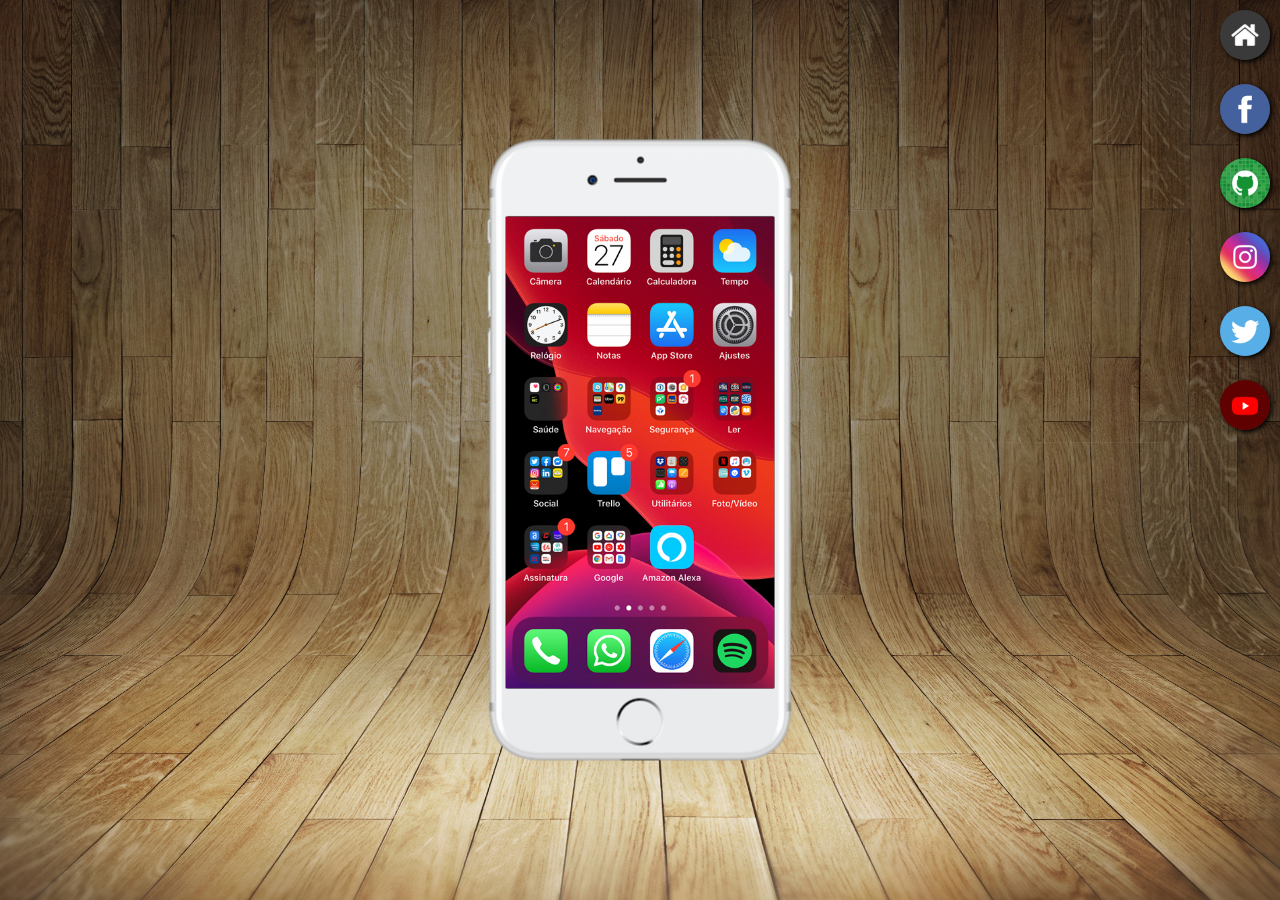
<file: index.html>
<!DOCTYPE html>
<html lang="pt-br">
<head>
    <meta charset="UTF-8">
    <meta name="viewport" content="width-device-width, initial-scale=1.0">
    <link rel="stylesheet" href="style/style.css">
    <title>Divulgação Redes Sociais</title>
</head>
<body>
    <main>
        <section id="telefone">
            <iframe src="home.html" frameborder="0" name="tela" id="tela" style="overflow: hidden;"></iframe>
        </section>
        <section id="redes">
            <a href="home.html" target="tela"><img src="image/logo-home.jpg" alt="Home"></a><br>

            <a href="redes/facebook.html" target="tela"><img src="image/logo-facebook.jpg" alt="Facebook"></a><br>

            <a href="redes/github.html" target="tela"><img src="image/logo-github.jpg" alt="Github"></a><br>

            <a href="redes/instagram.html" target="tela"><img src="image/logo-instagram.jpg" alt="Instagram"></a><br>

            <a href="redes/twitter.html" target="tela"><img src="image/logo-twitter.jpg" alt="Twitter"></a><br>
            
            <a href="redes/Youtube.html" target="tela"><img src="image/logo-youtube.jpg" alt="Youtuber"></a><br>
        </section>
    </main>
</body>
</html>
</file>
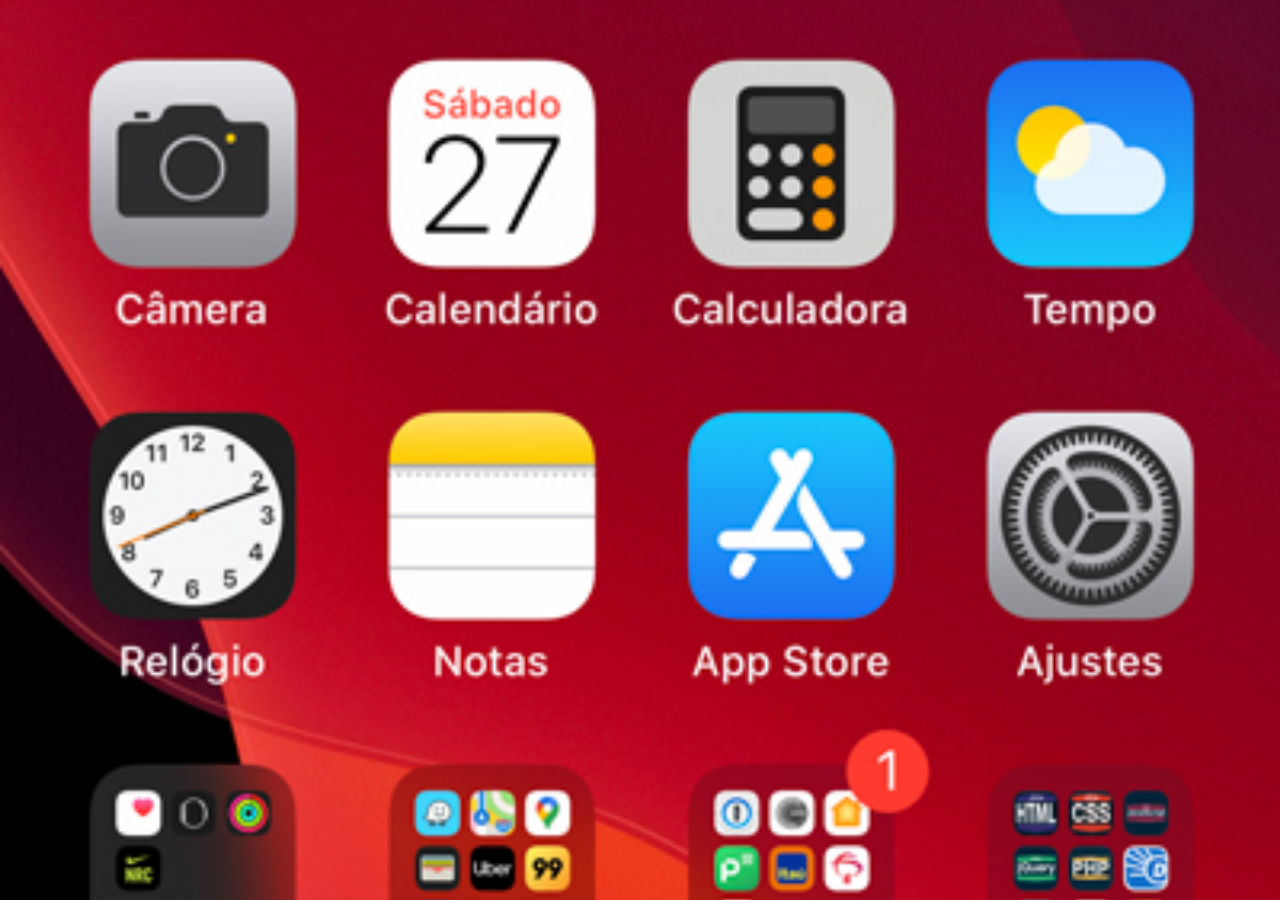
<file: home.html>
<!DOCTYPE html>
<html lang="pt-br">
<head>
    <meta charset="UTF-8">
    <meta name="viewport" content="width=device-width, initial-scale=1.0">
    <title>Home</title>
    <style>
        body{
            background: black url(image/tela-home.jpg) no-repeat top center;
            background-size: cover;
        }
    </style>
</head>
<body>
    
</body>
</html>
</file>
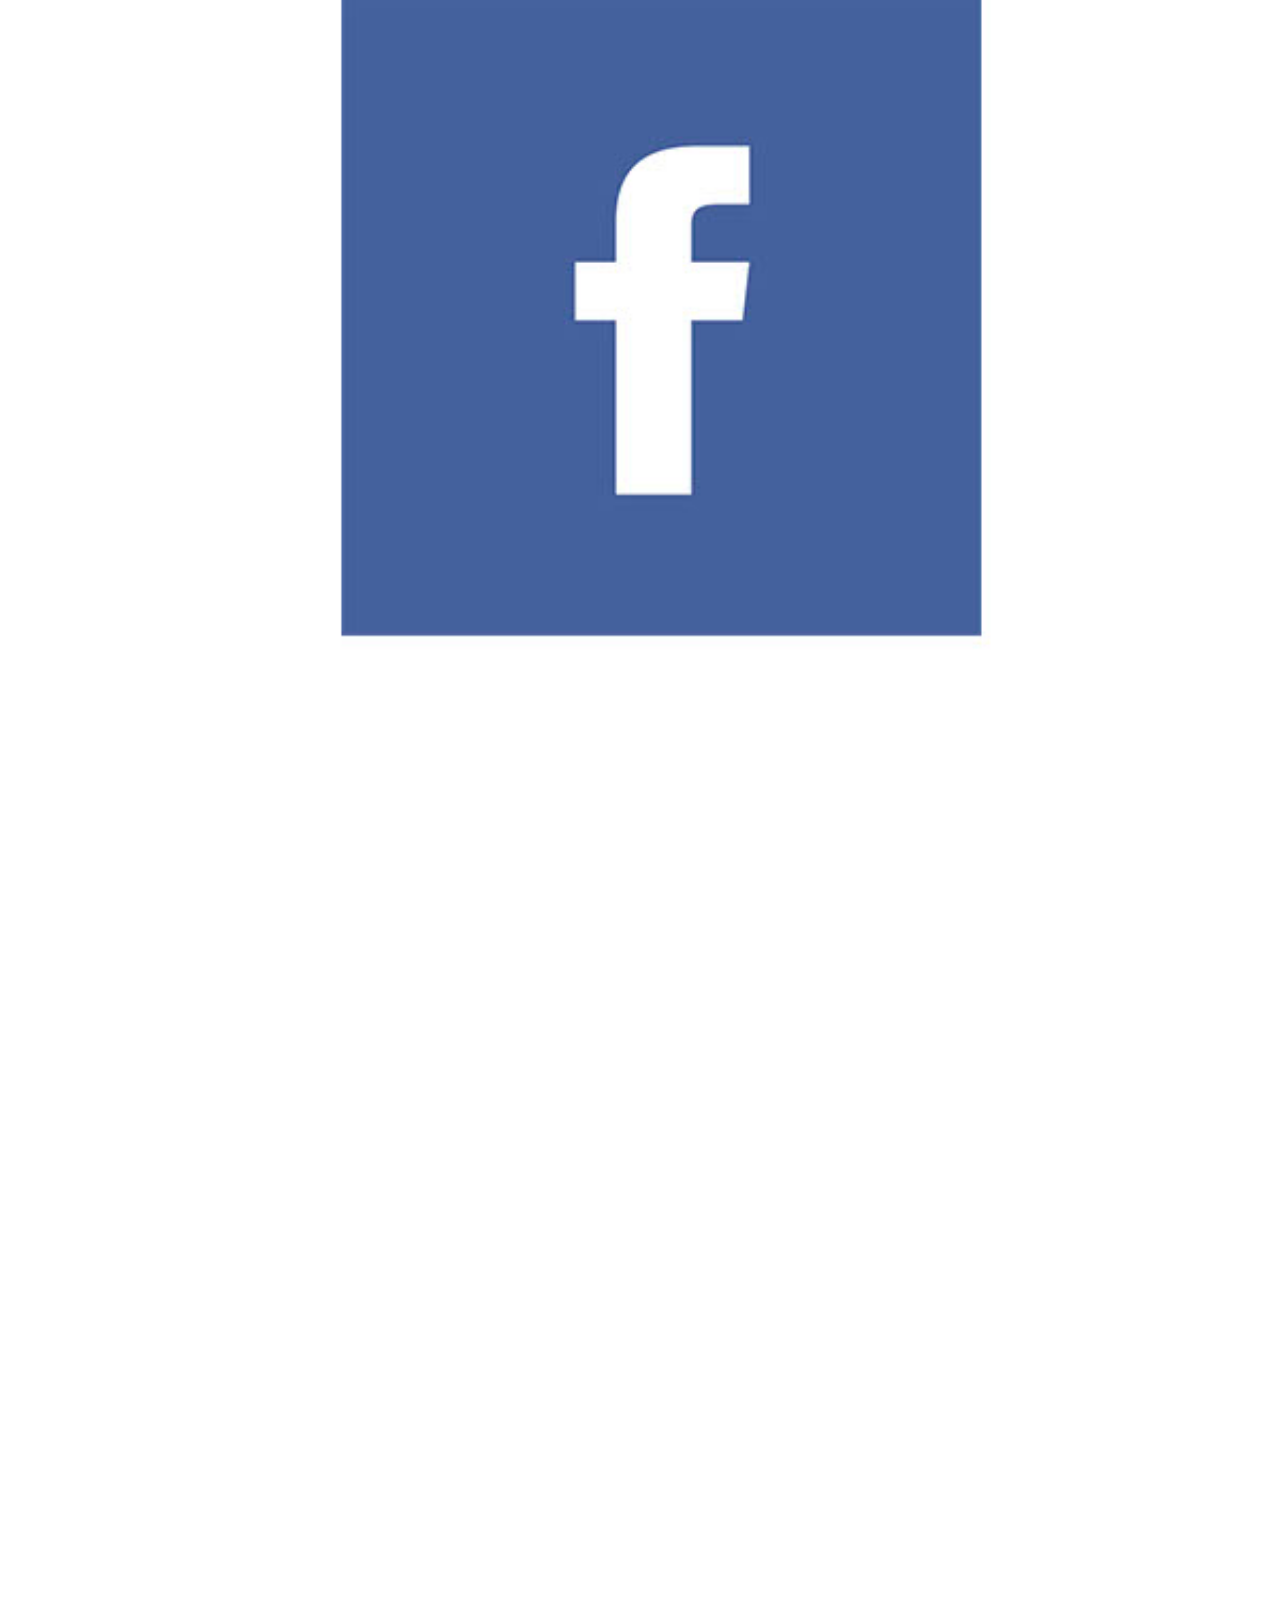
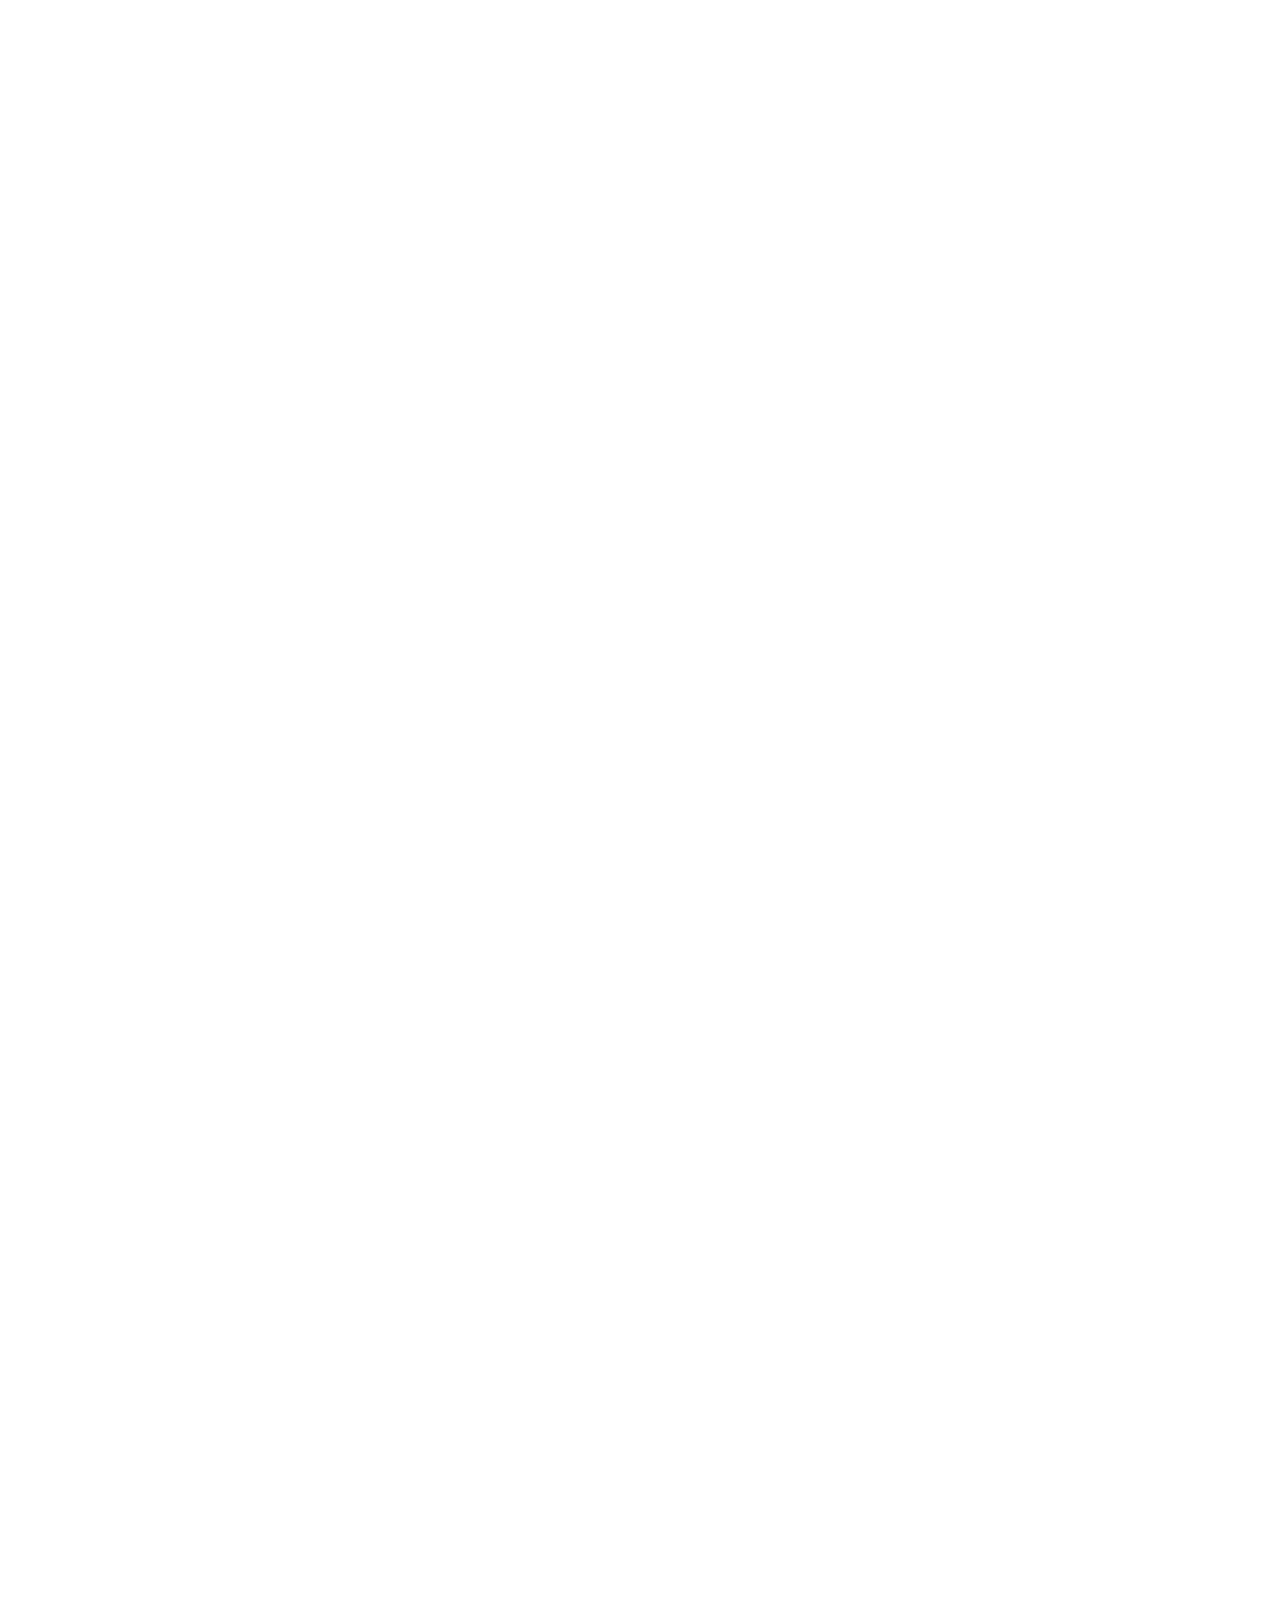
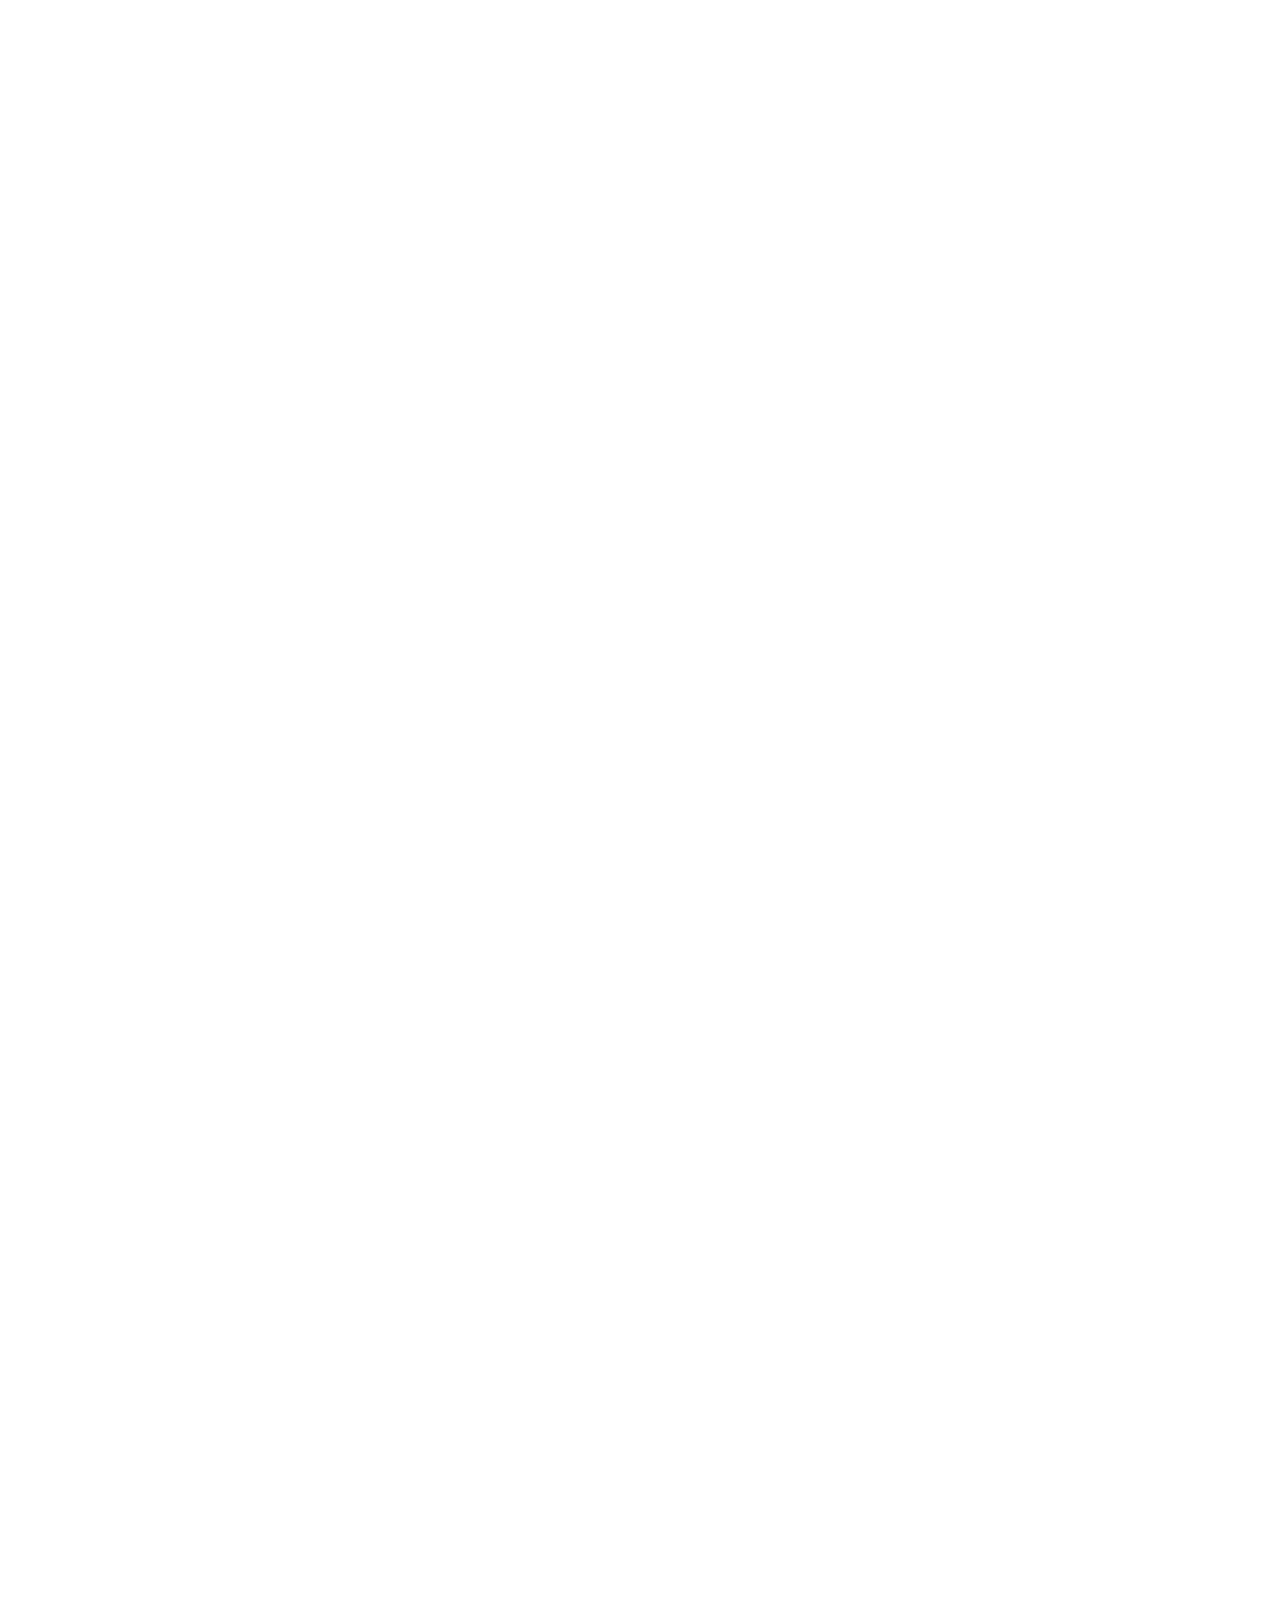
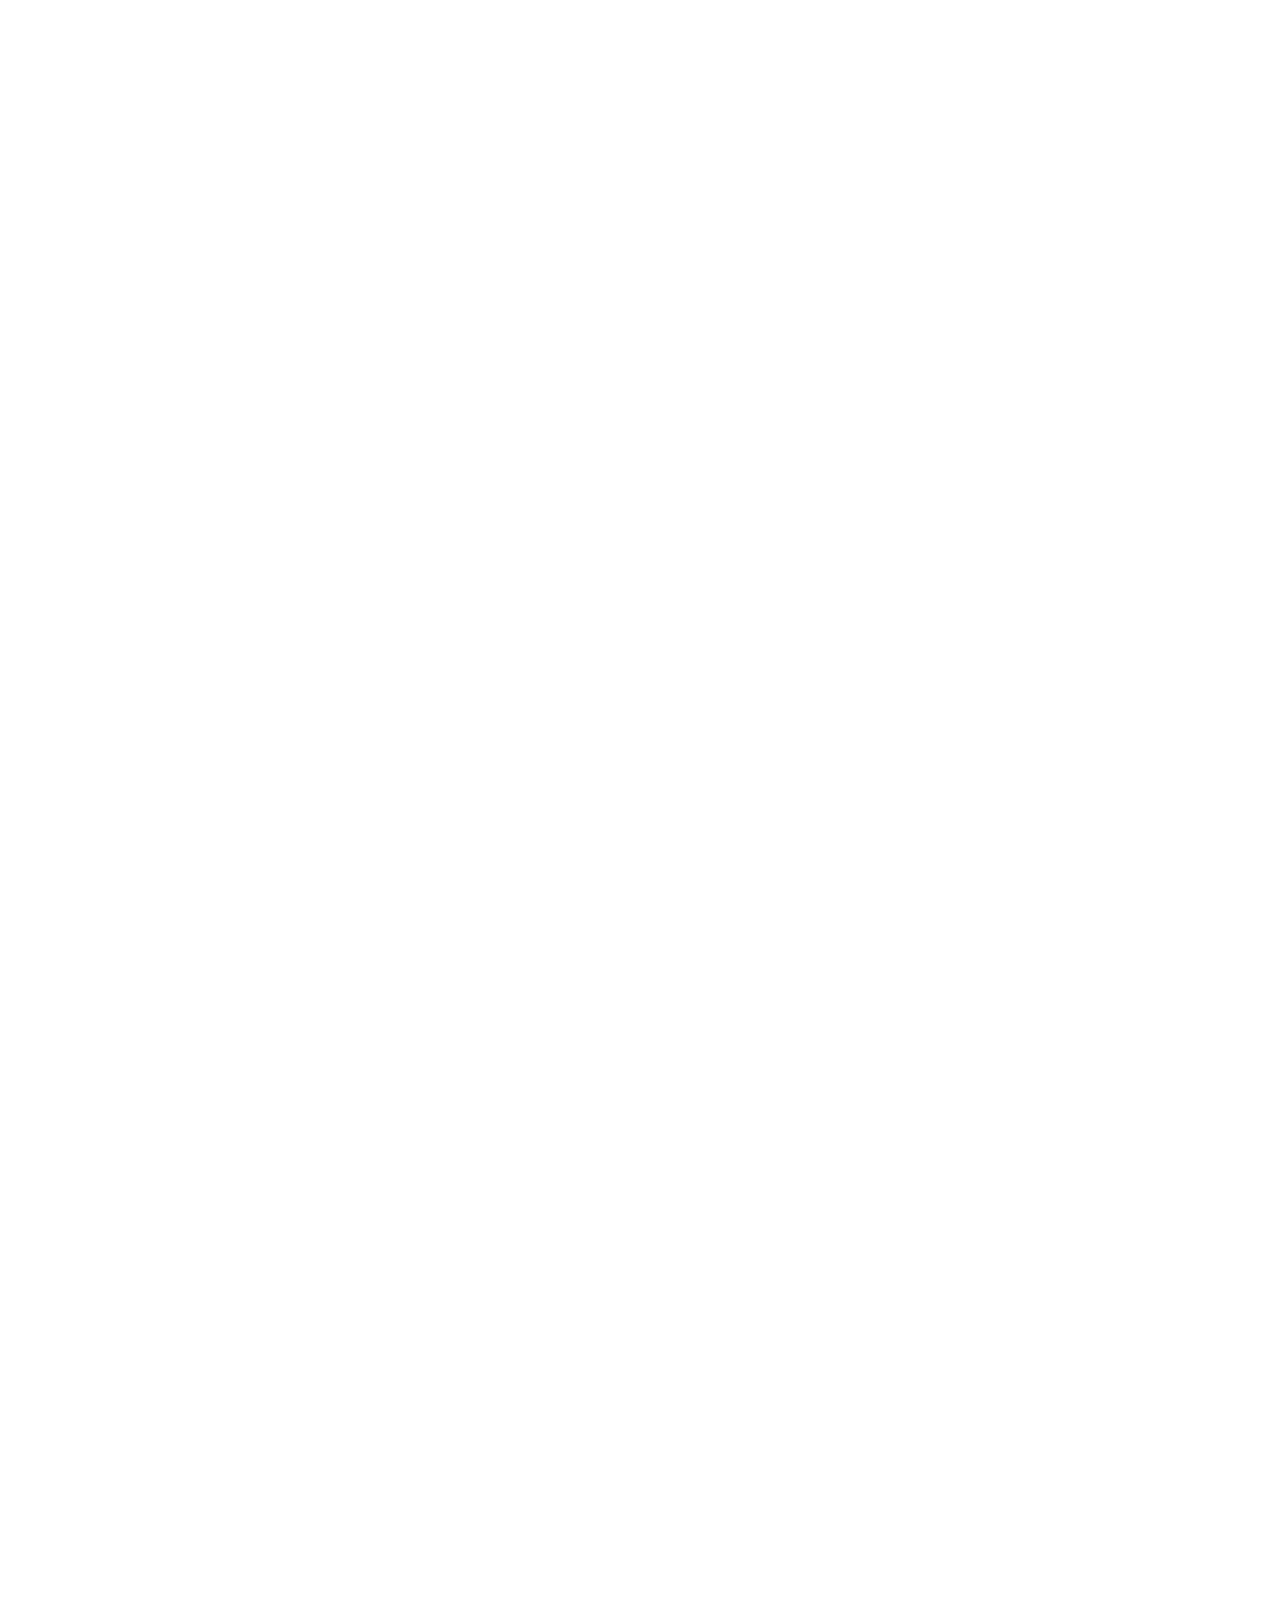
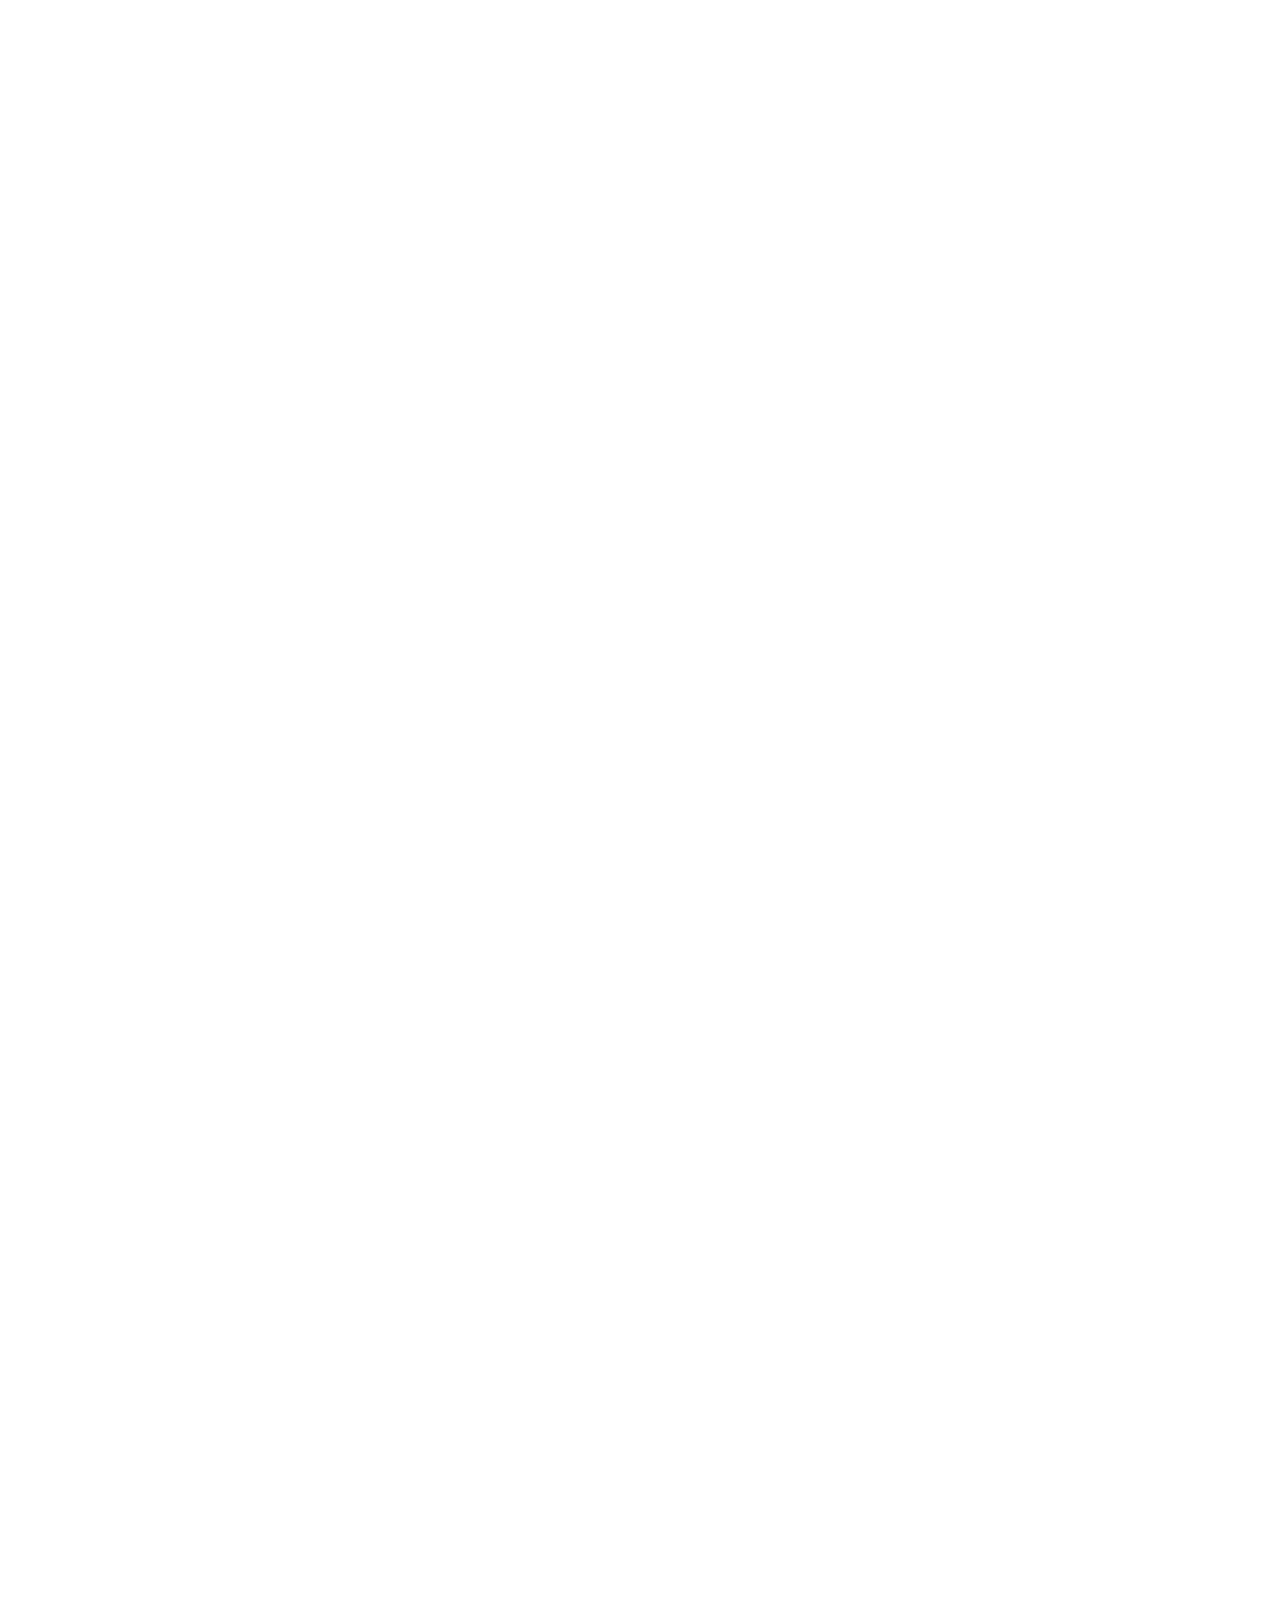
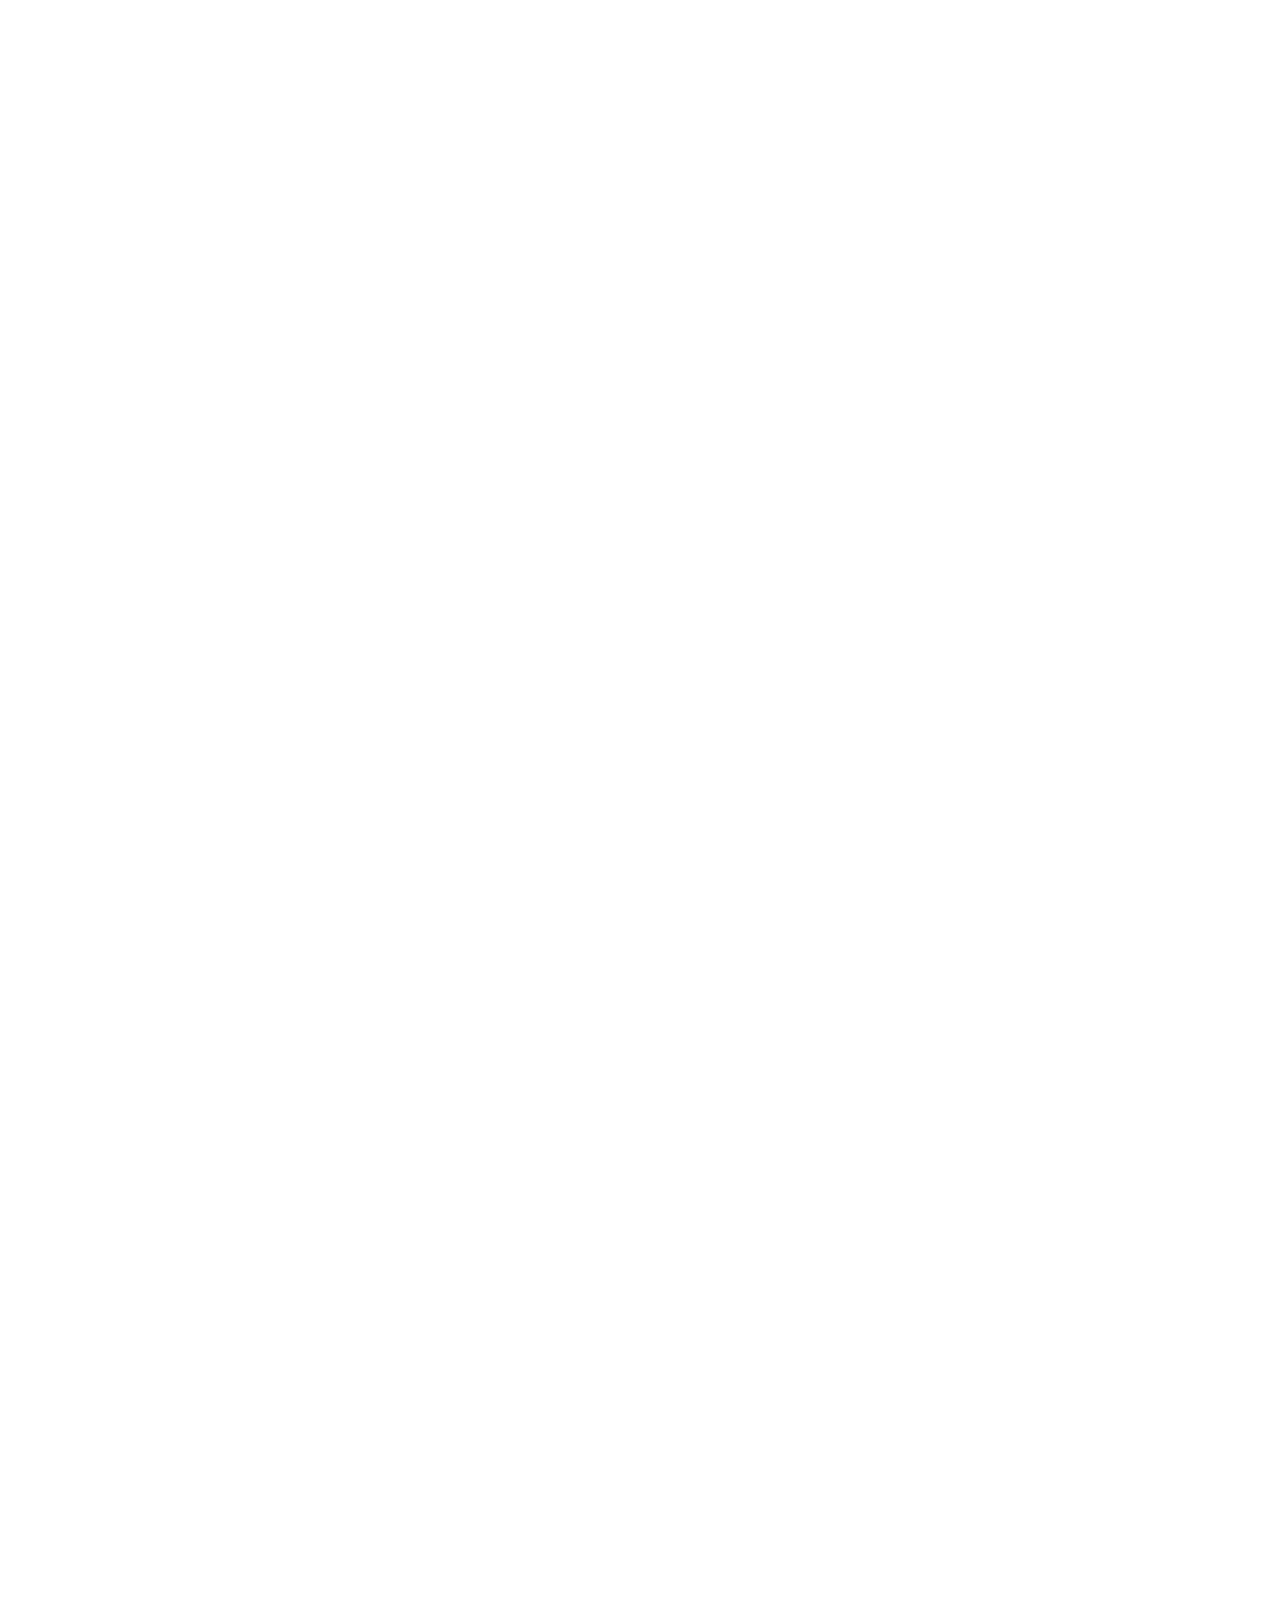
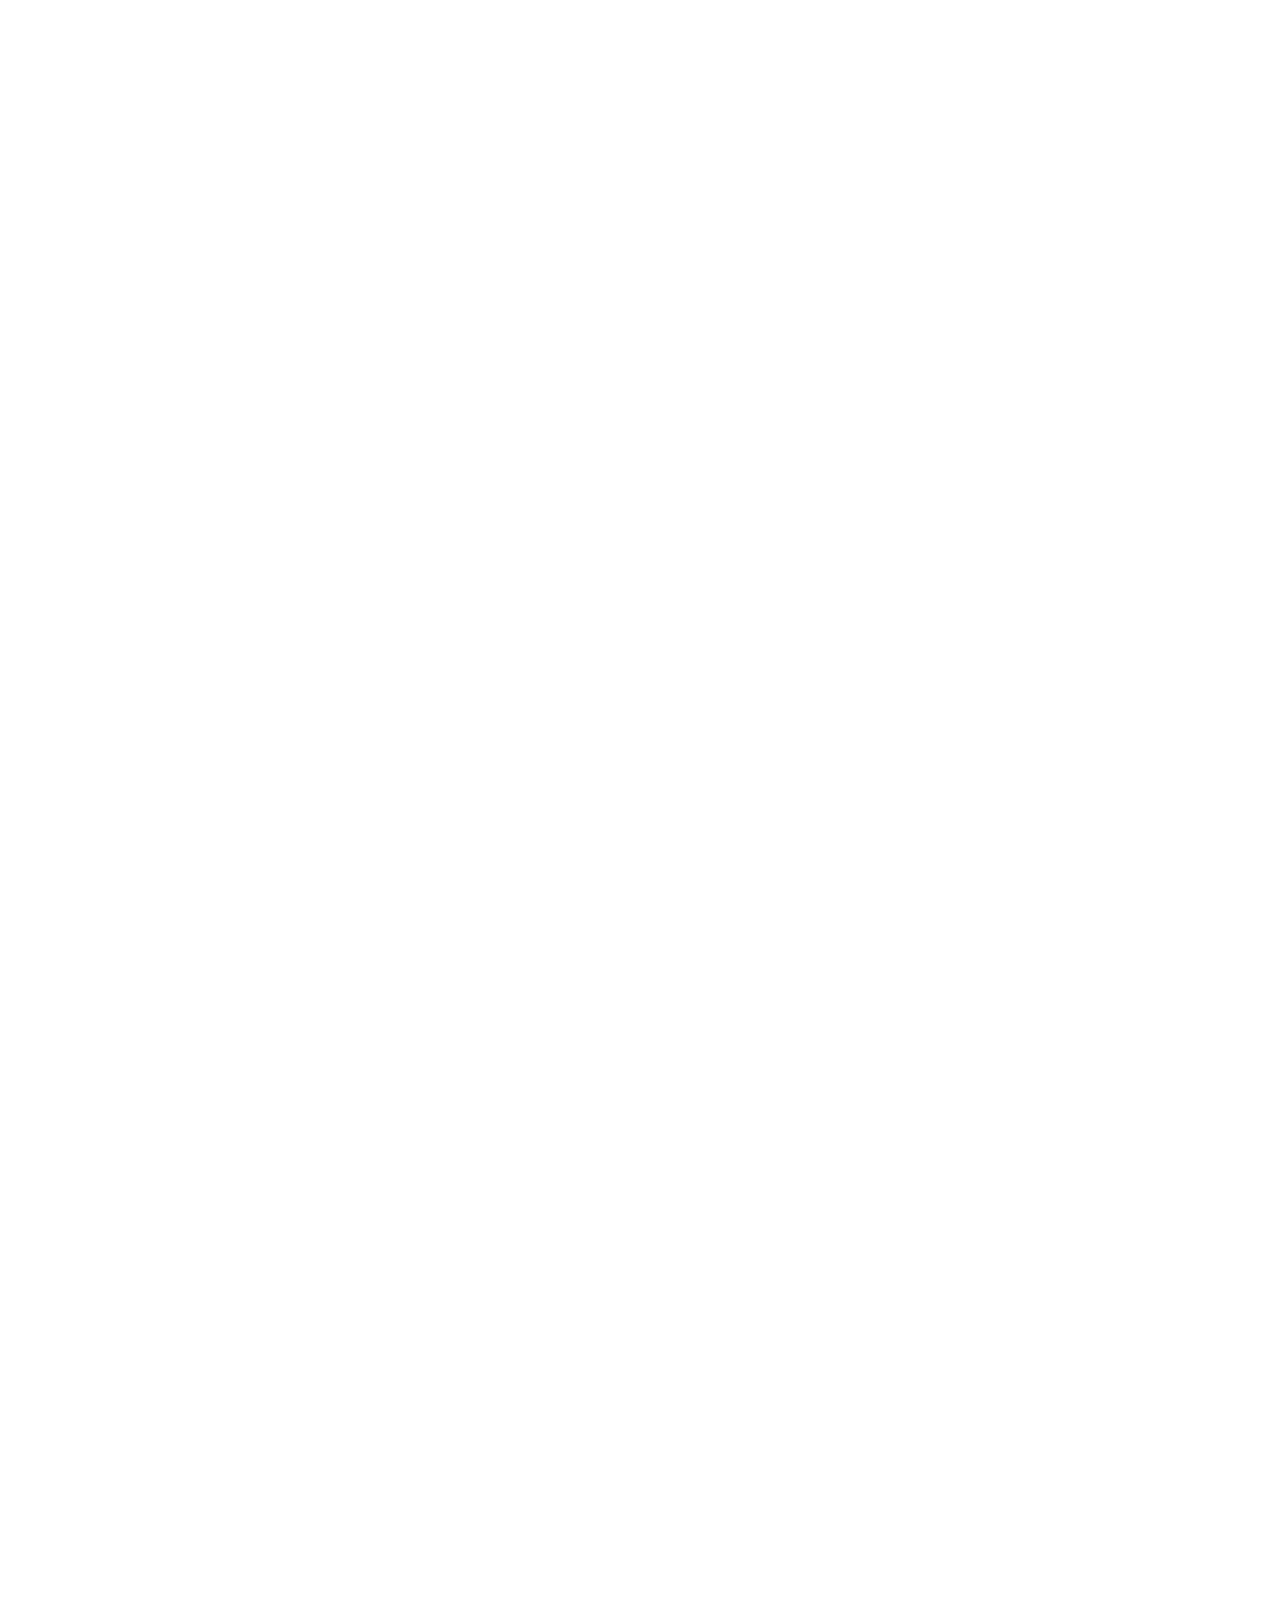
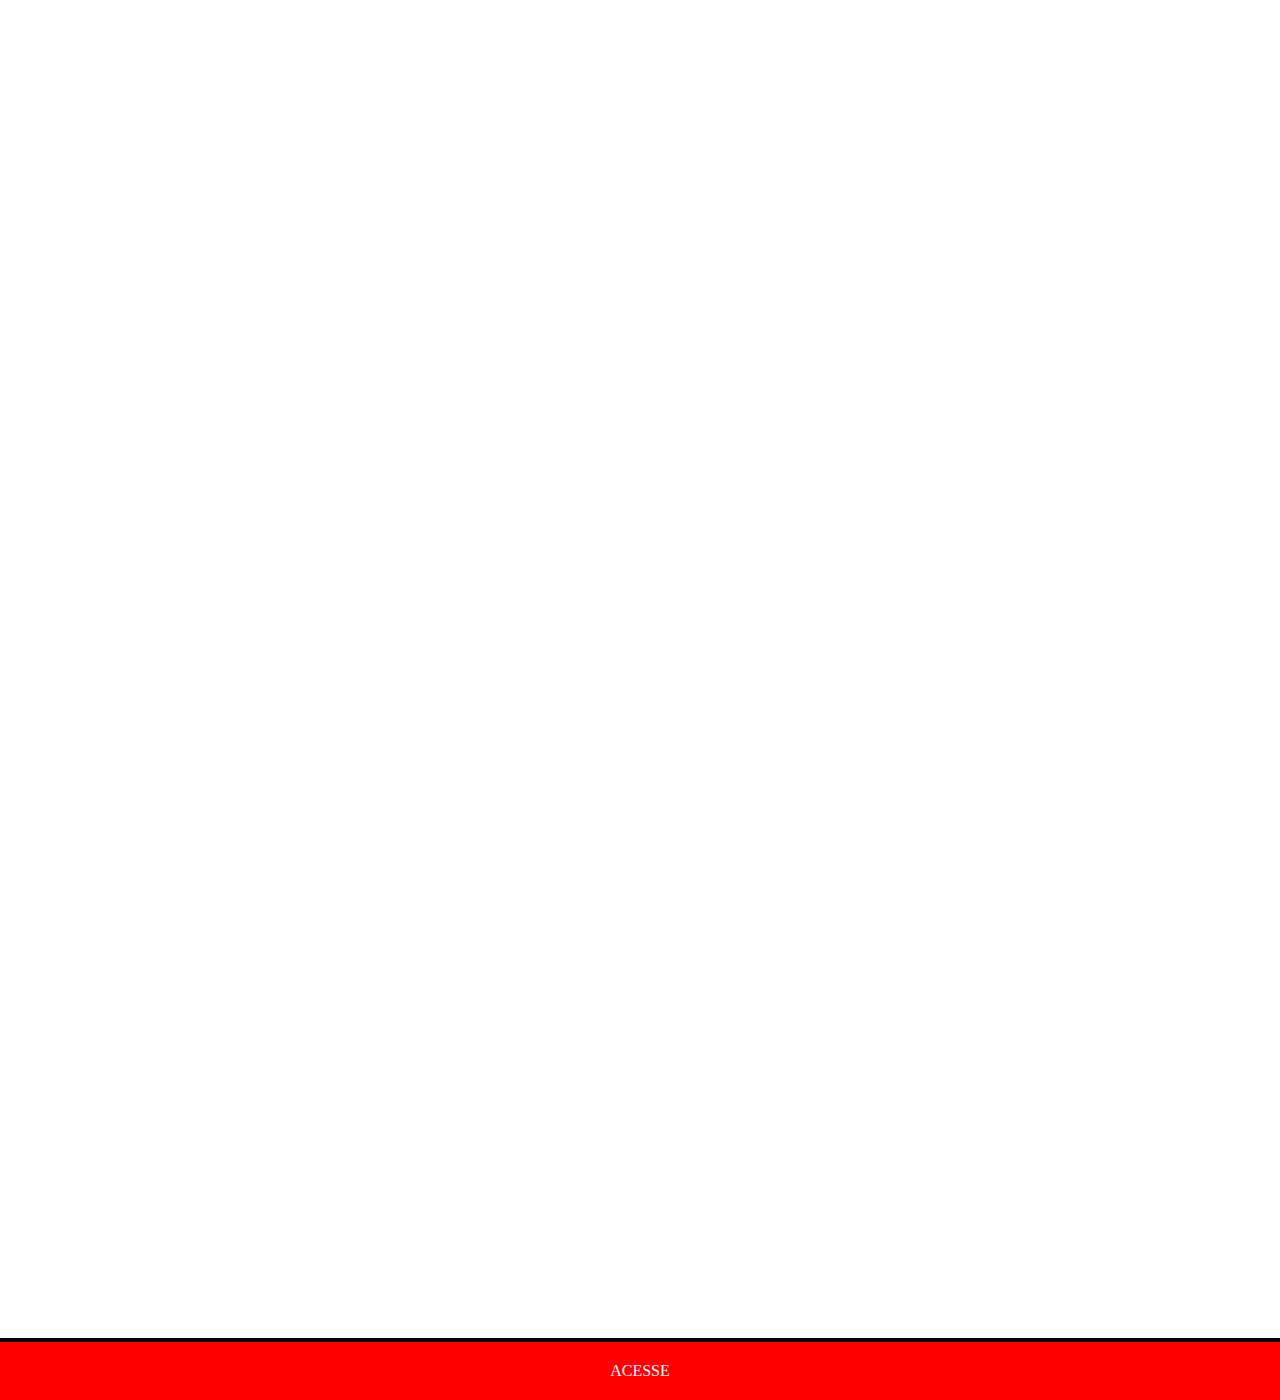
<file: redes/facebook.html>
<!DOCTYPE html>
<html lang="pt-br">
<head>
    <meta charset="UTF-8">
    <meta name="viewport" content="width=device-width, initial-scale=1.0">
    <link rel="stylesheet" href="../style/redes.css">
    <title>Facebook</title>
</head>
<body>
    <img src="../image/nova-tela-facebook.jpg" alt="Facebbok">
    <a href="https://pt-br.facebook.com/" target="_blank" alt="exetrnal">ACESSE</a>
</body>
</html>
</file>
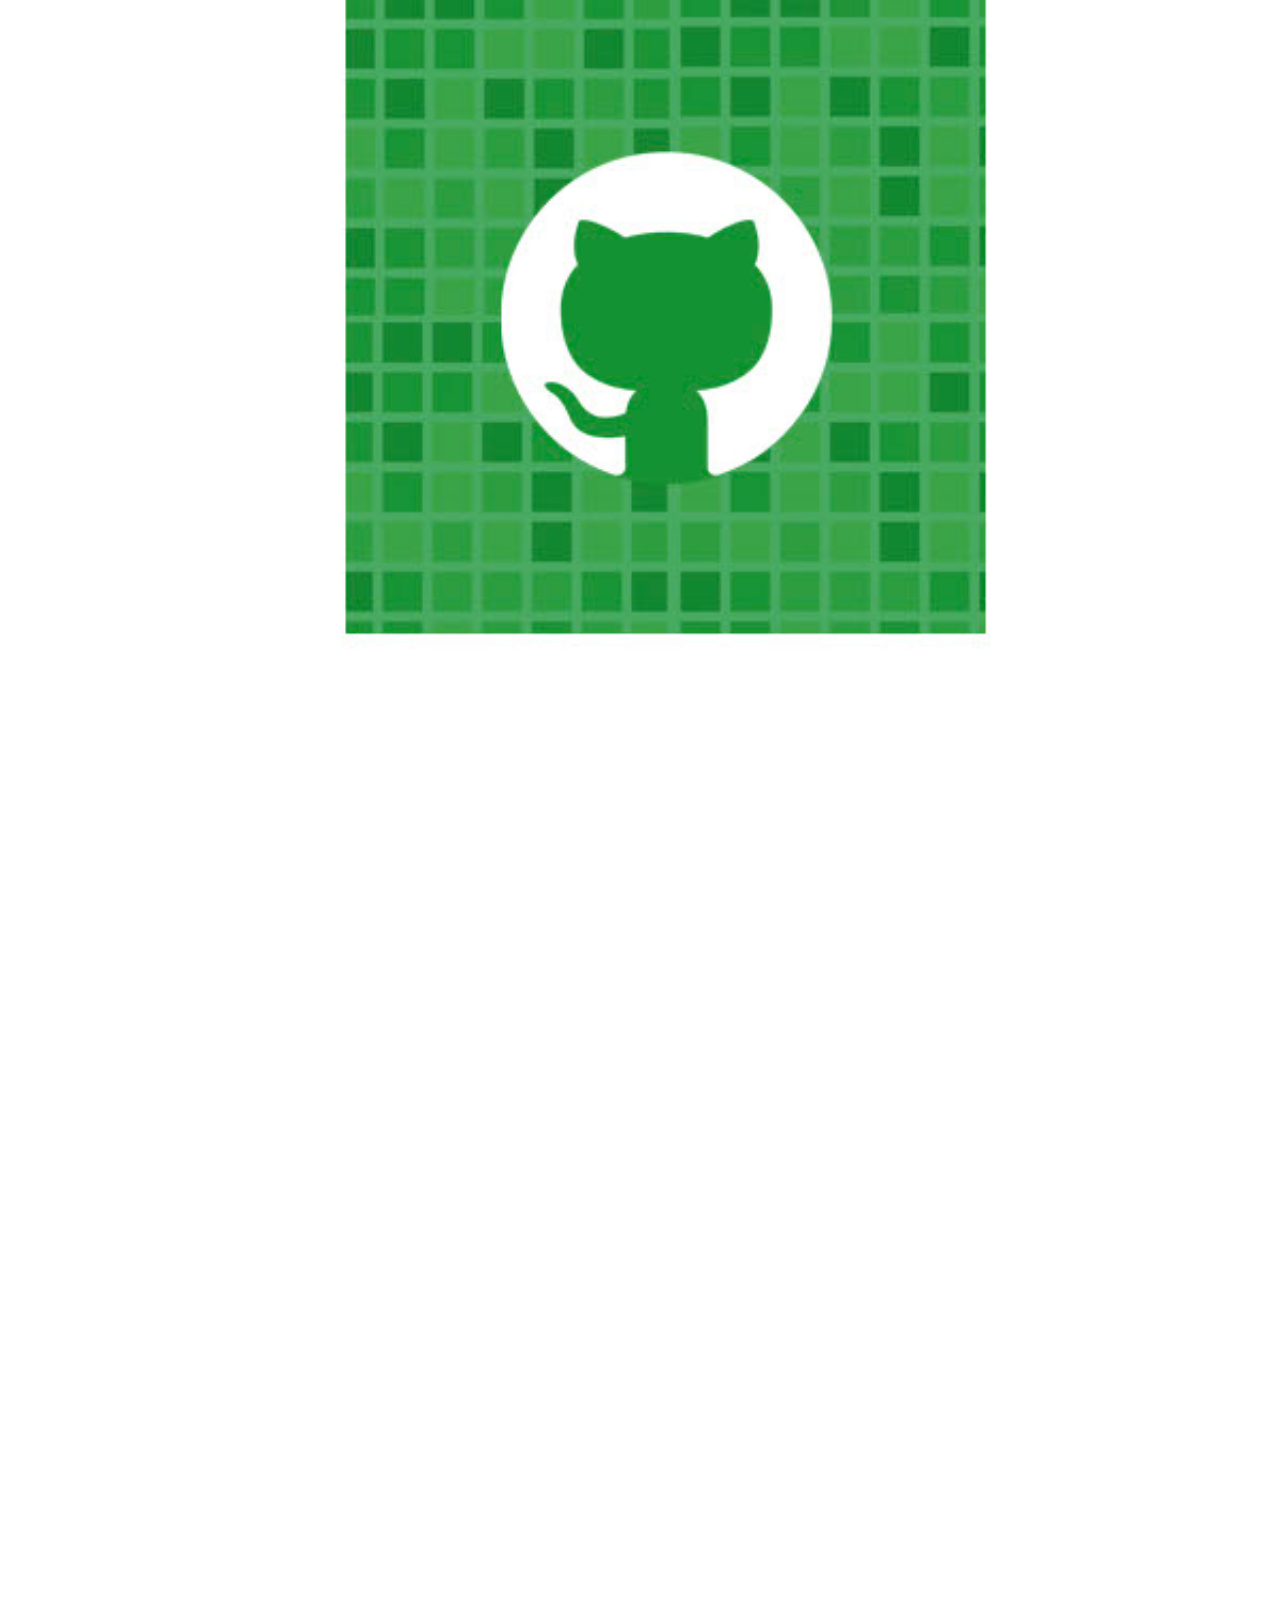
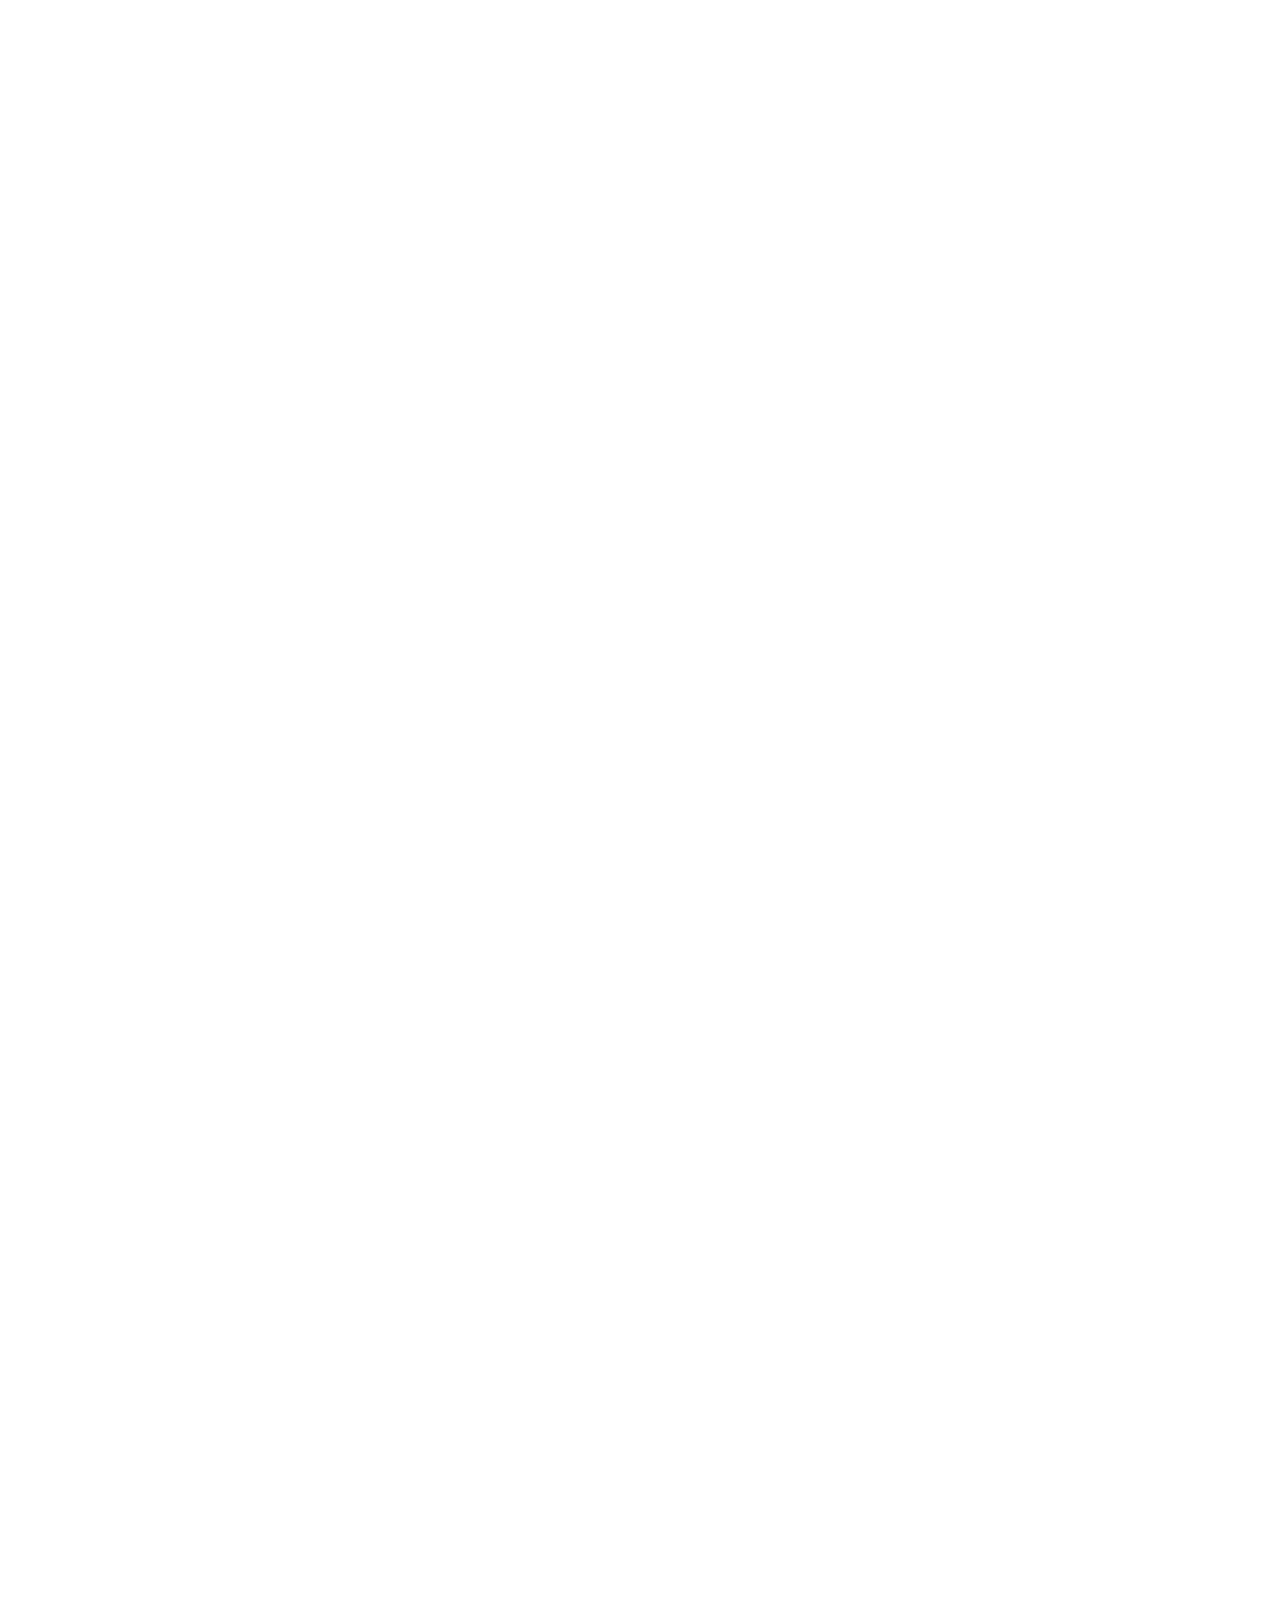
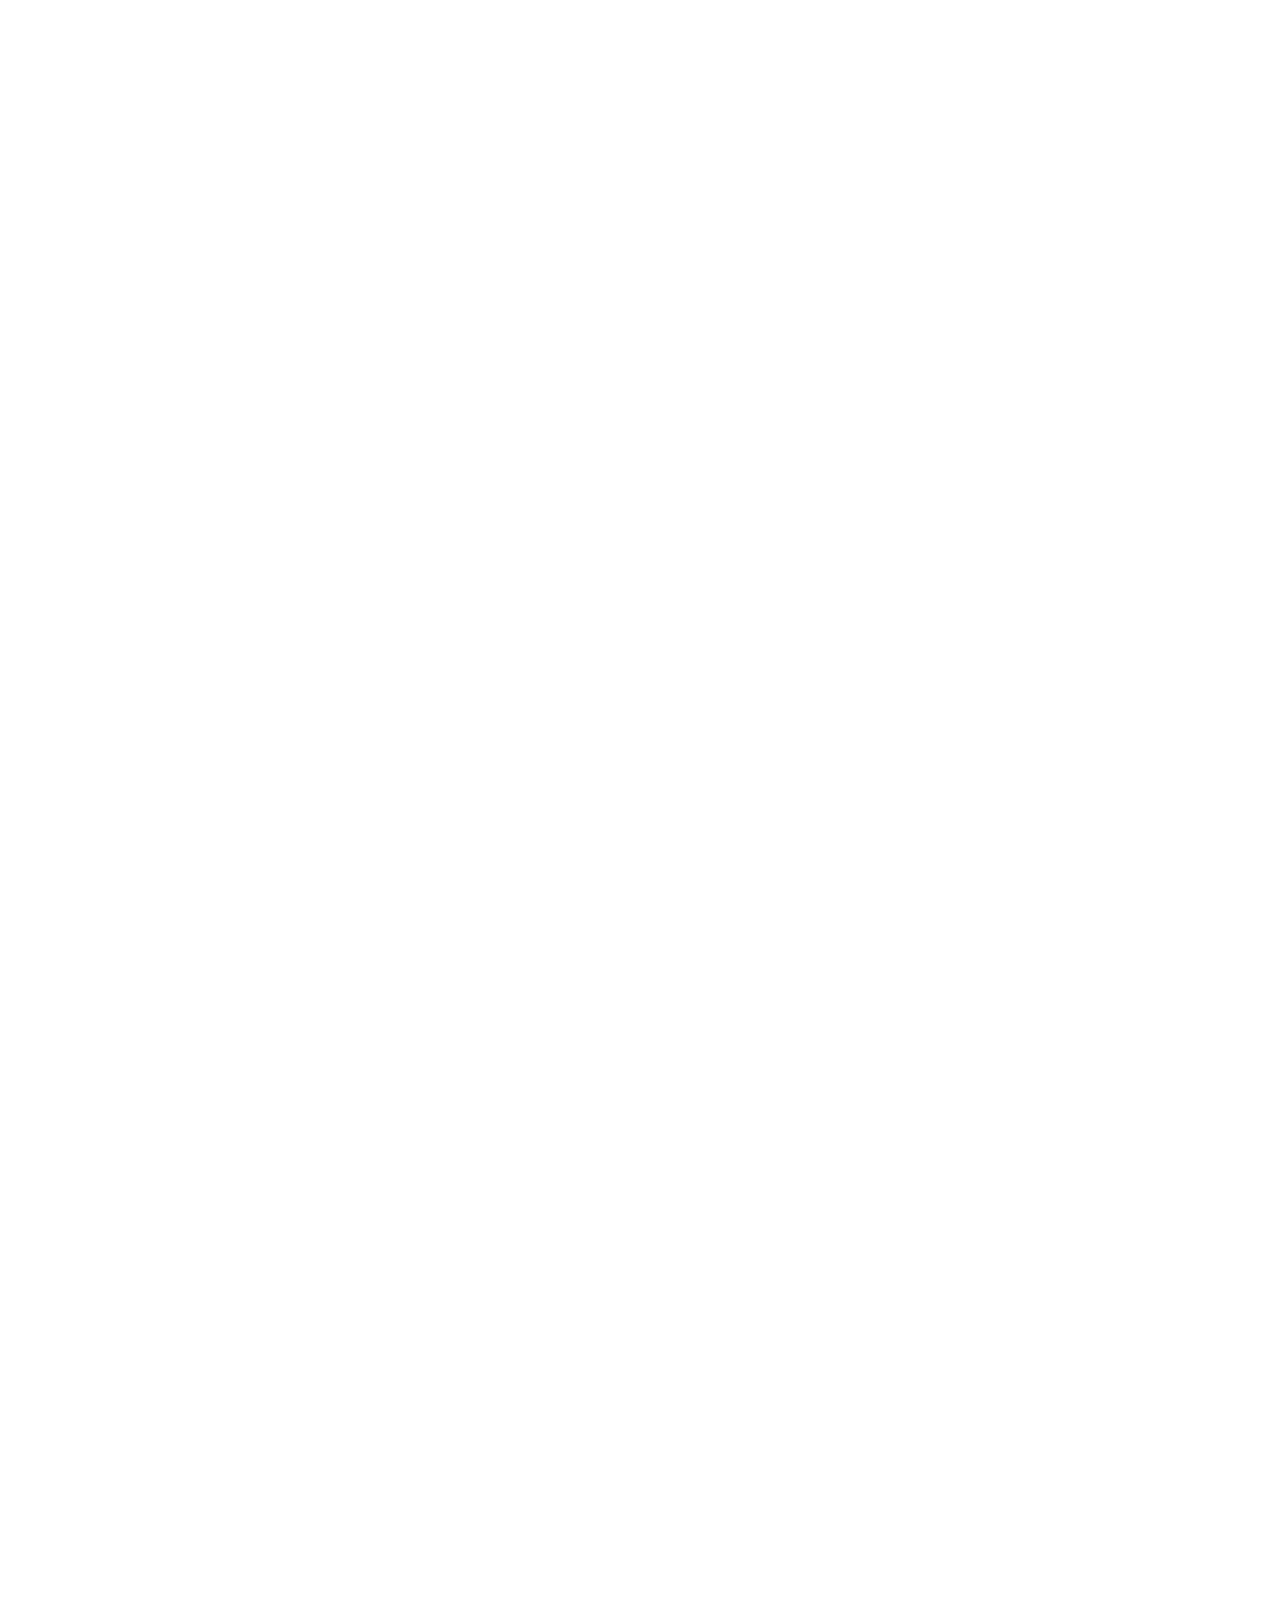
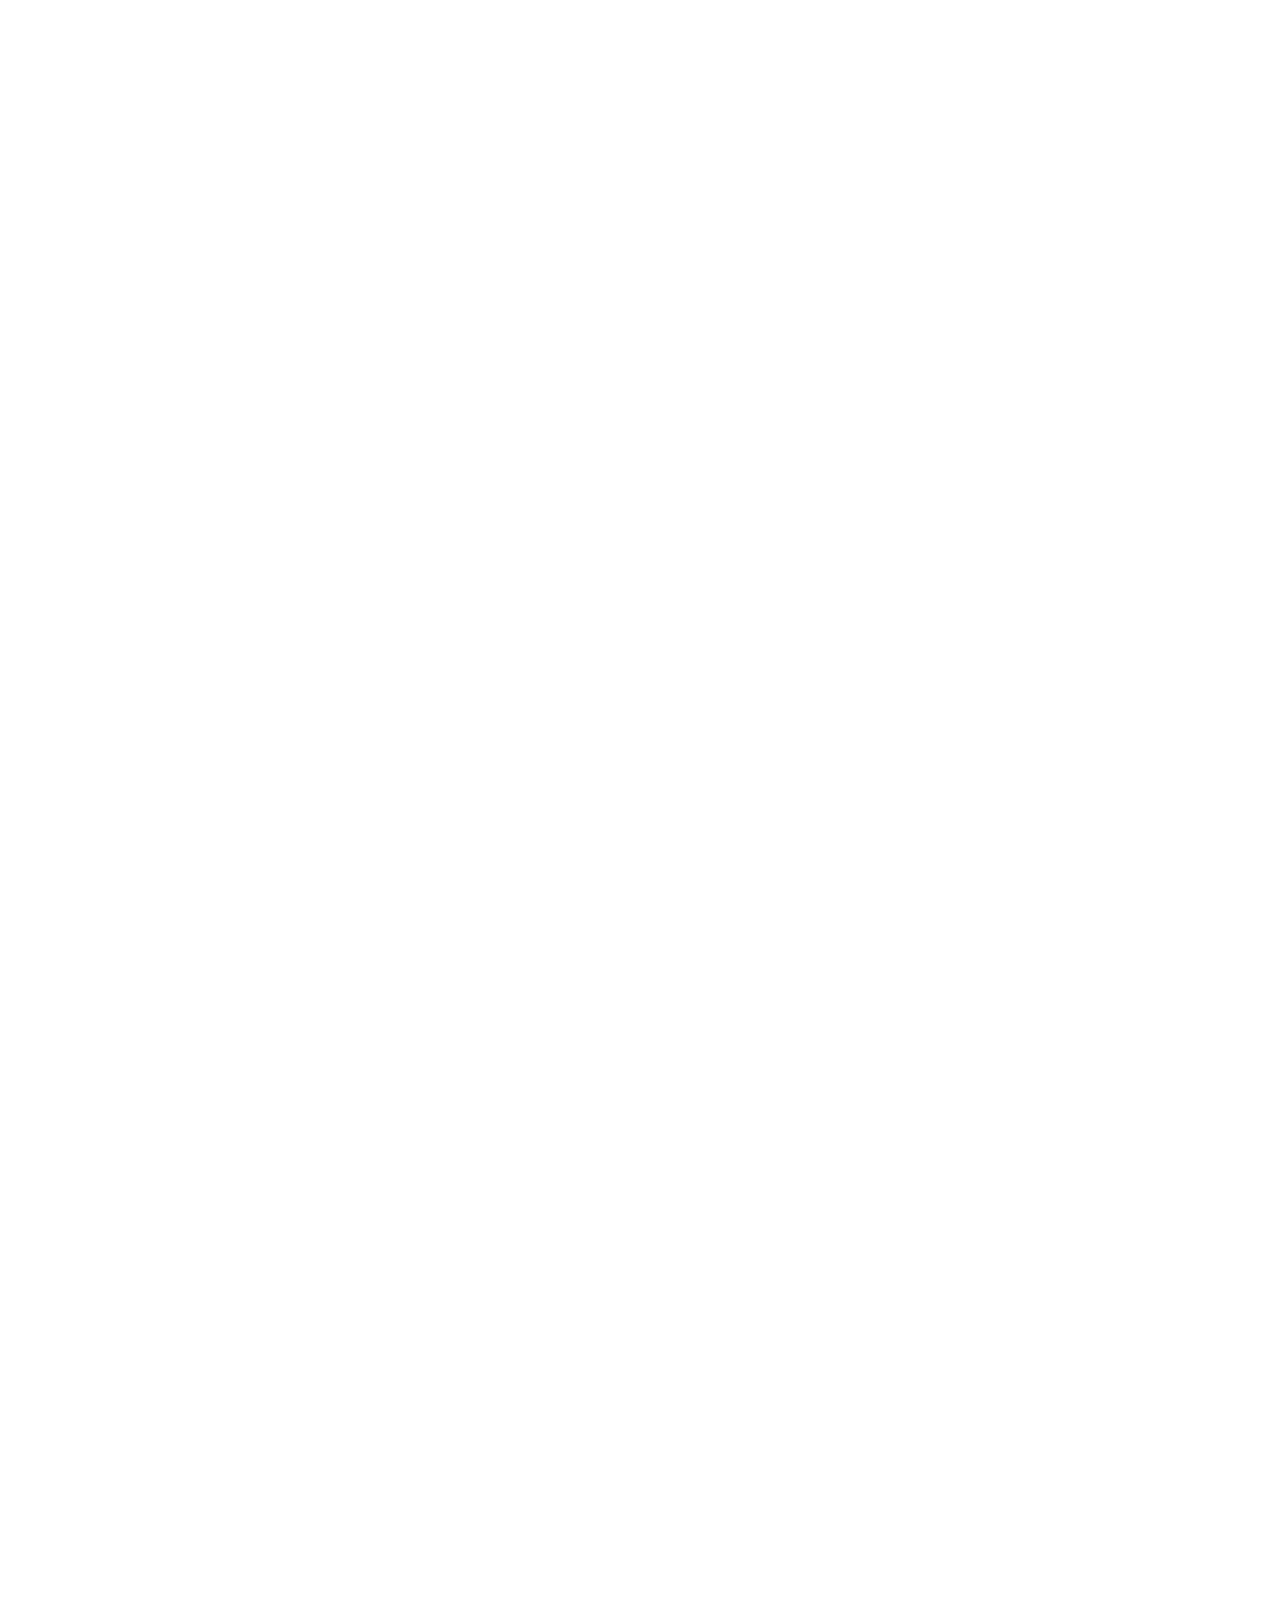
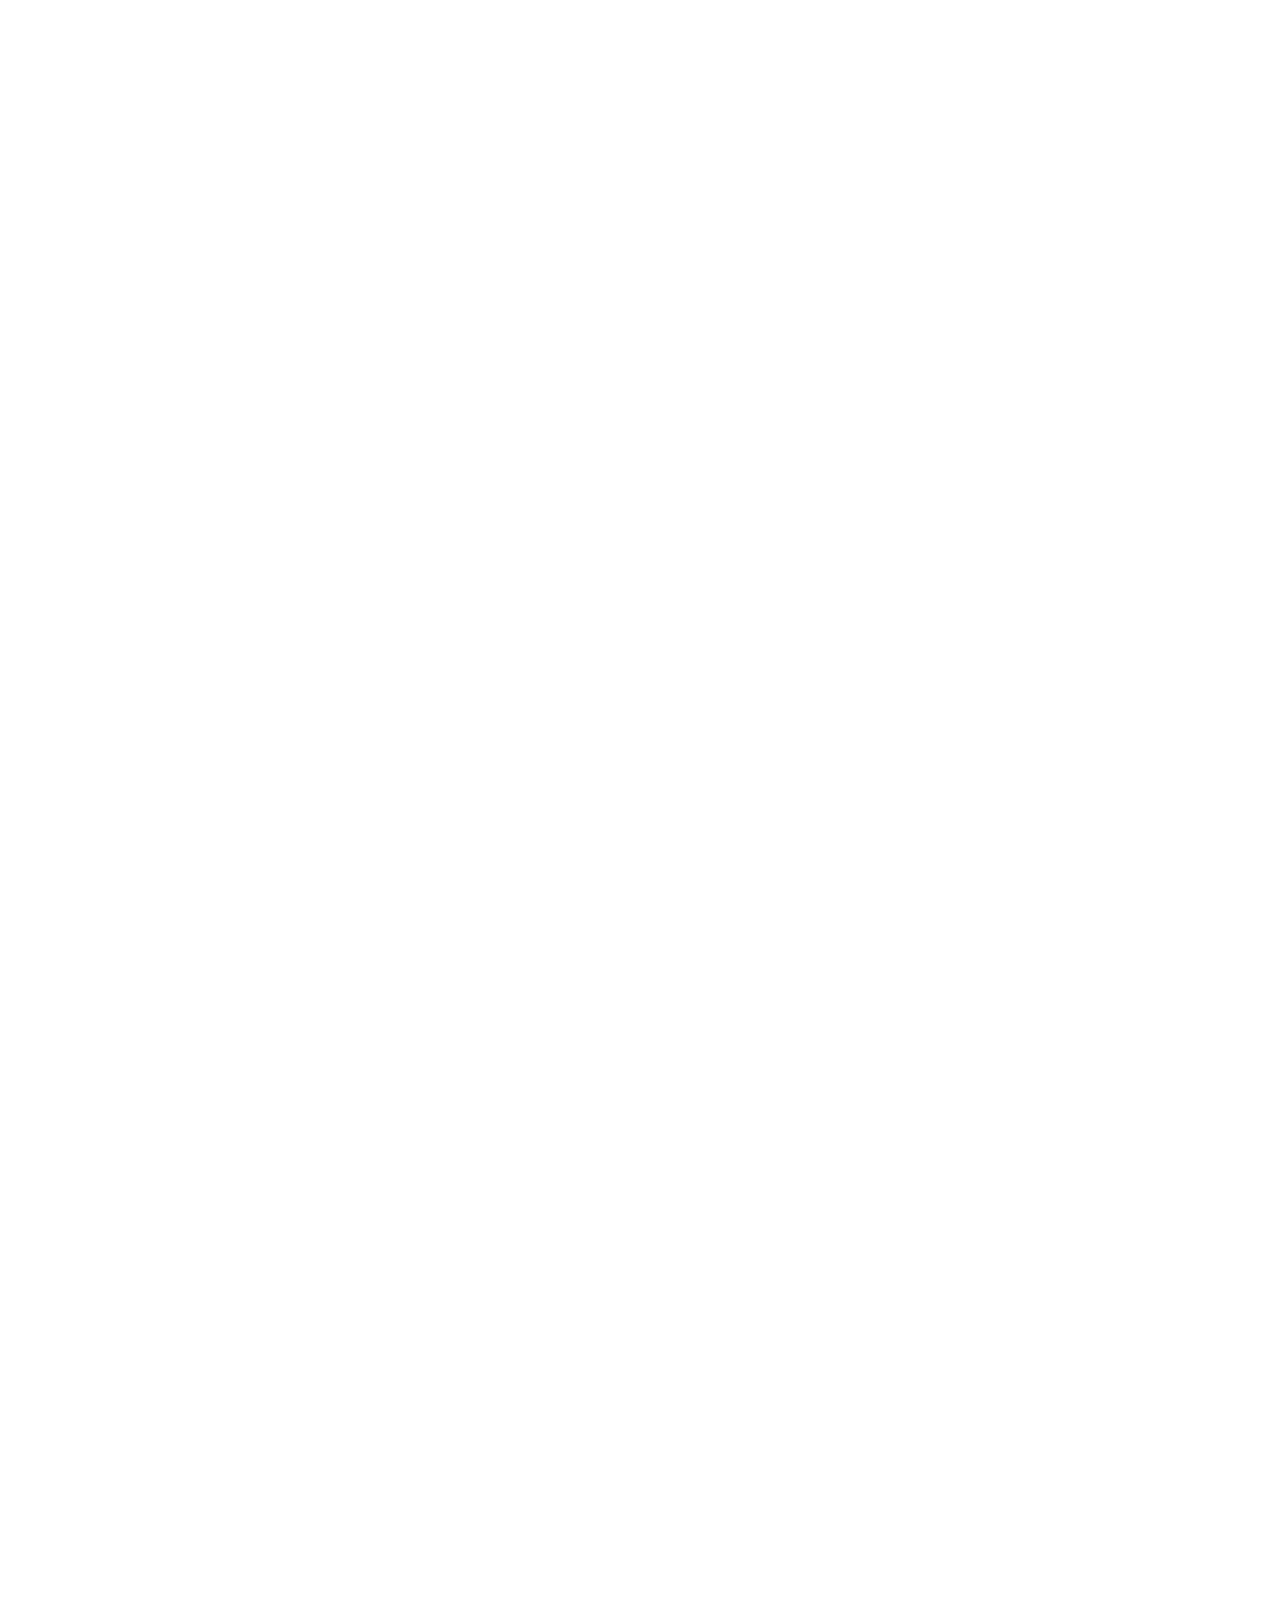
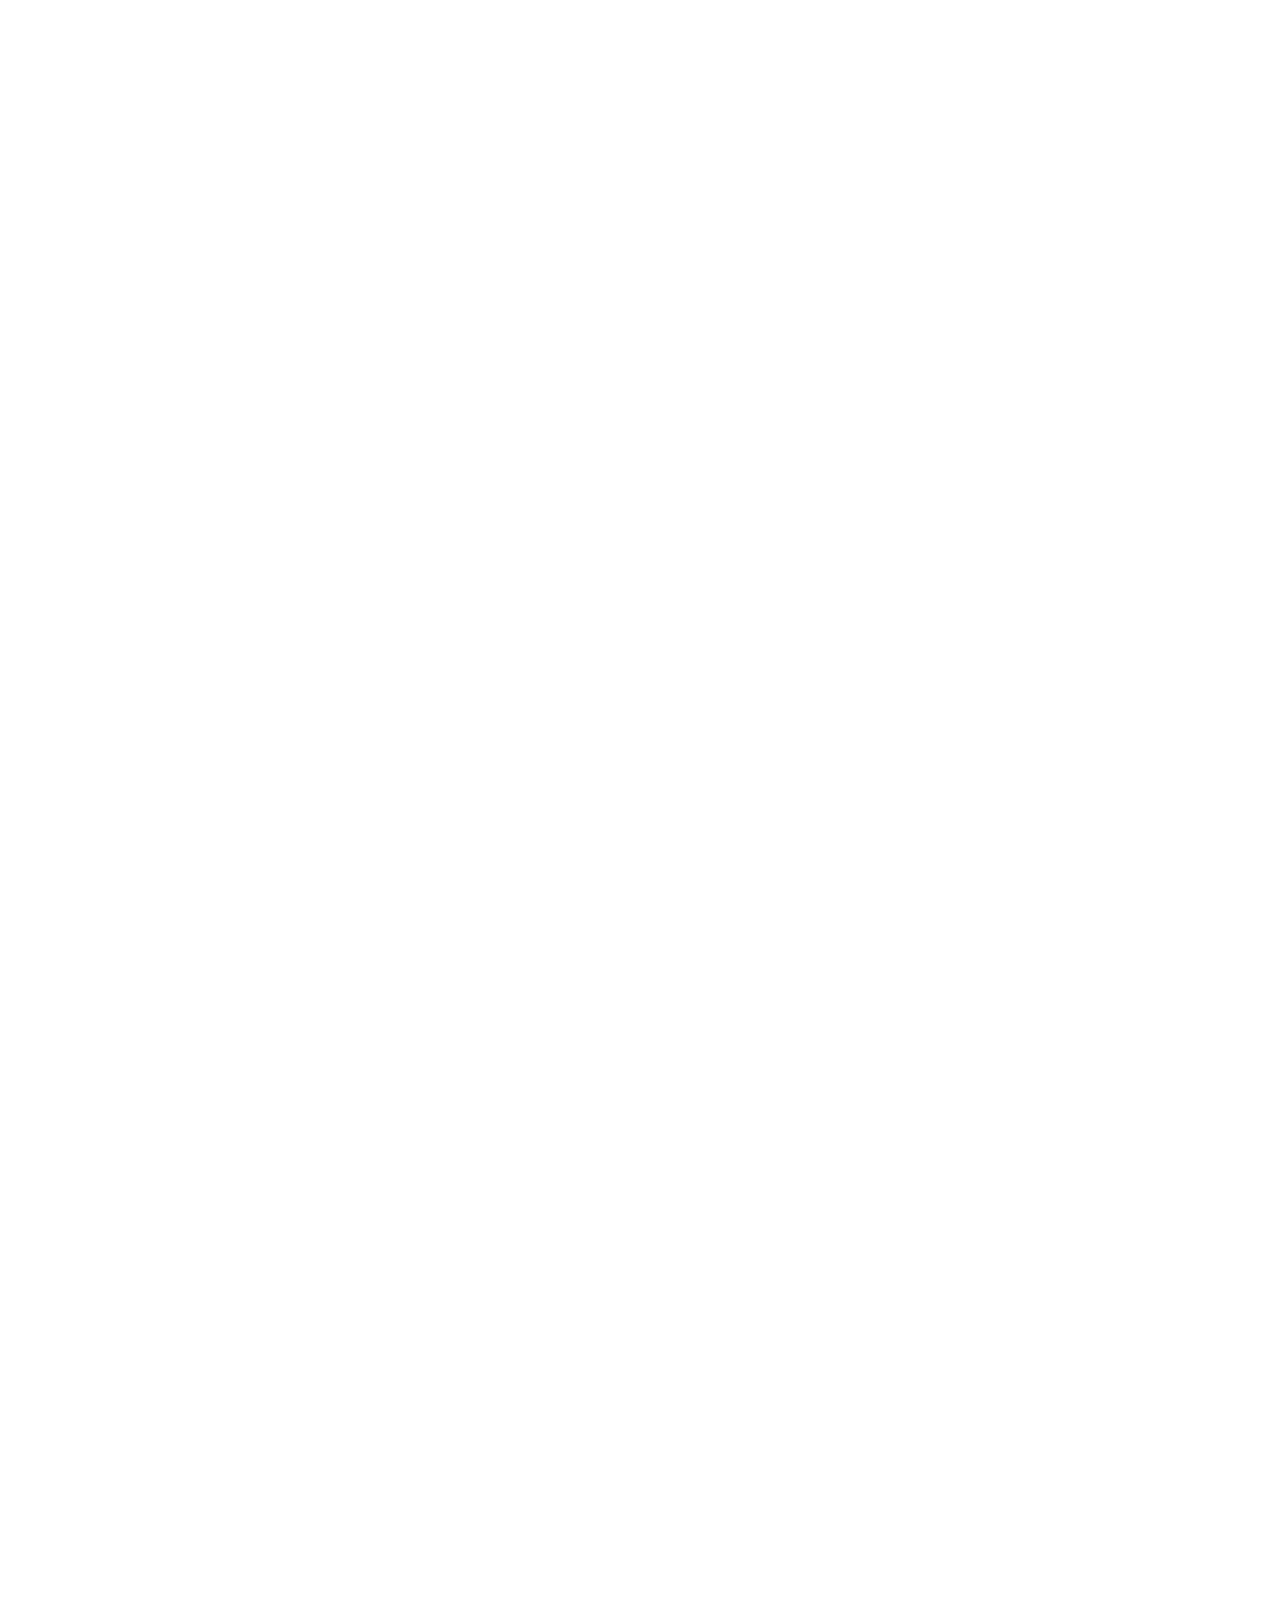
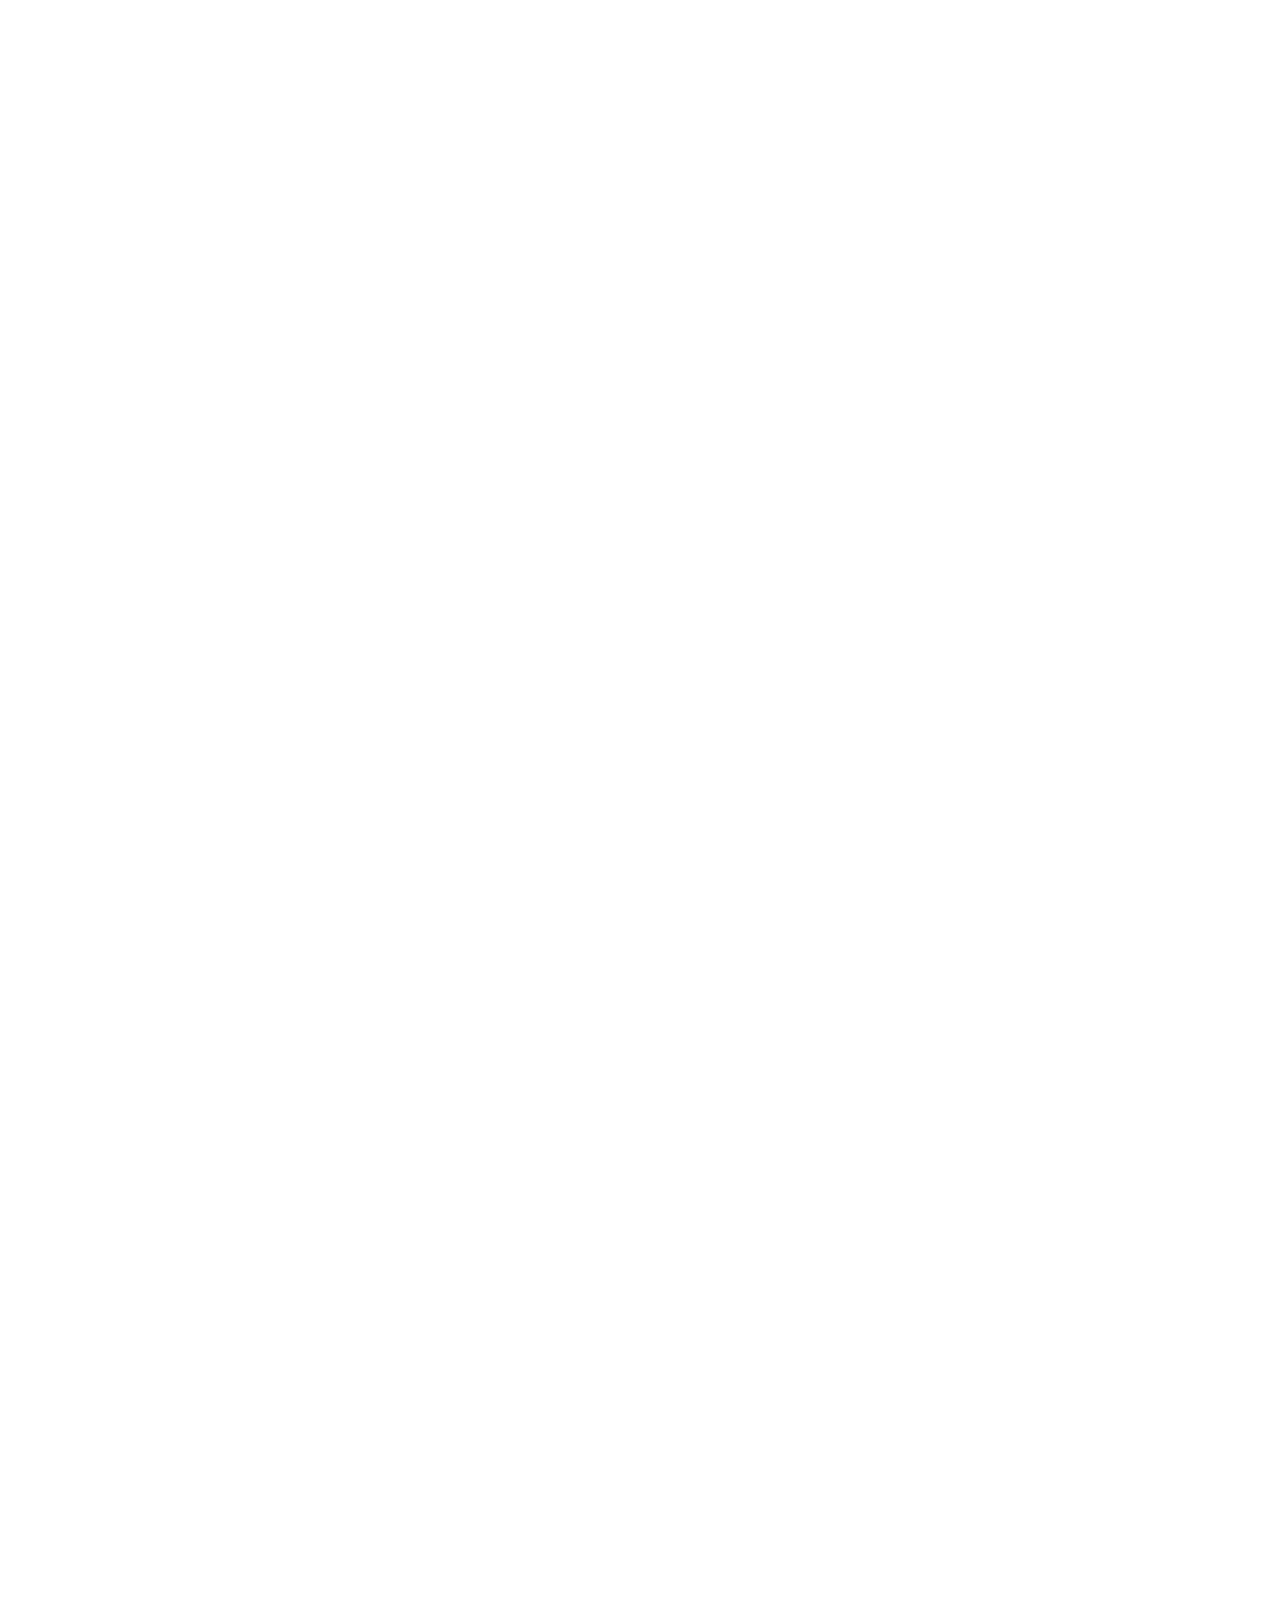
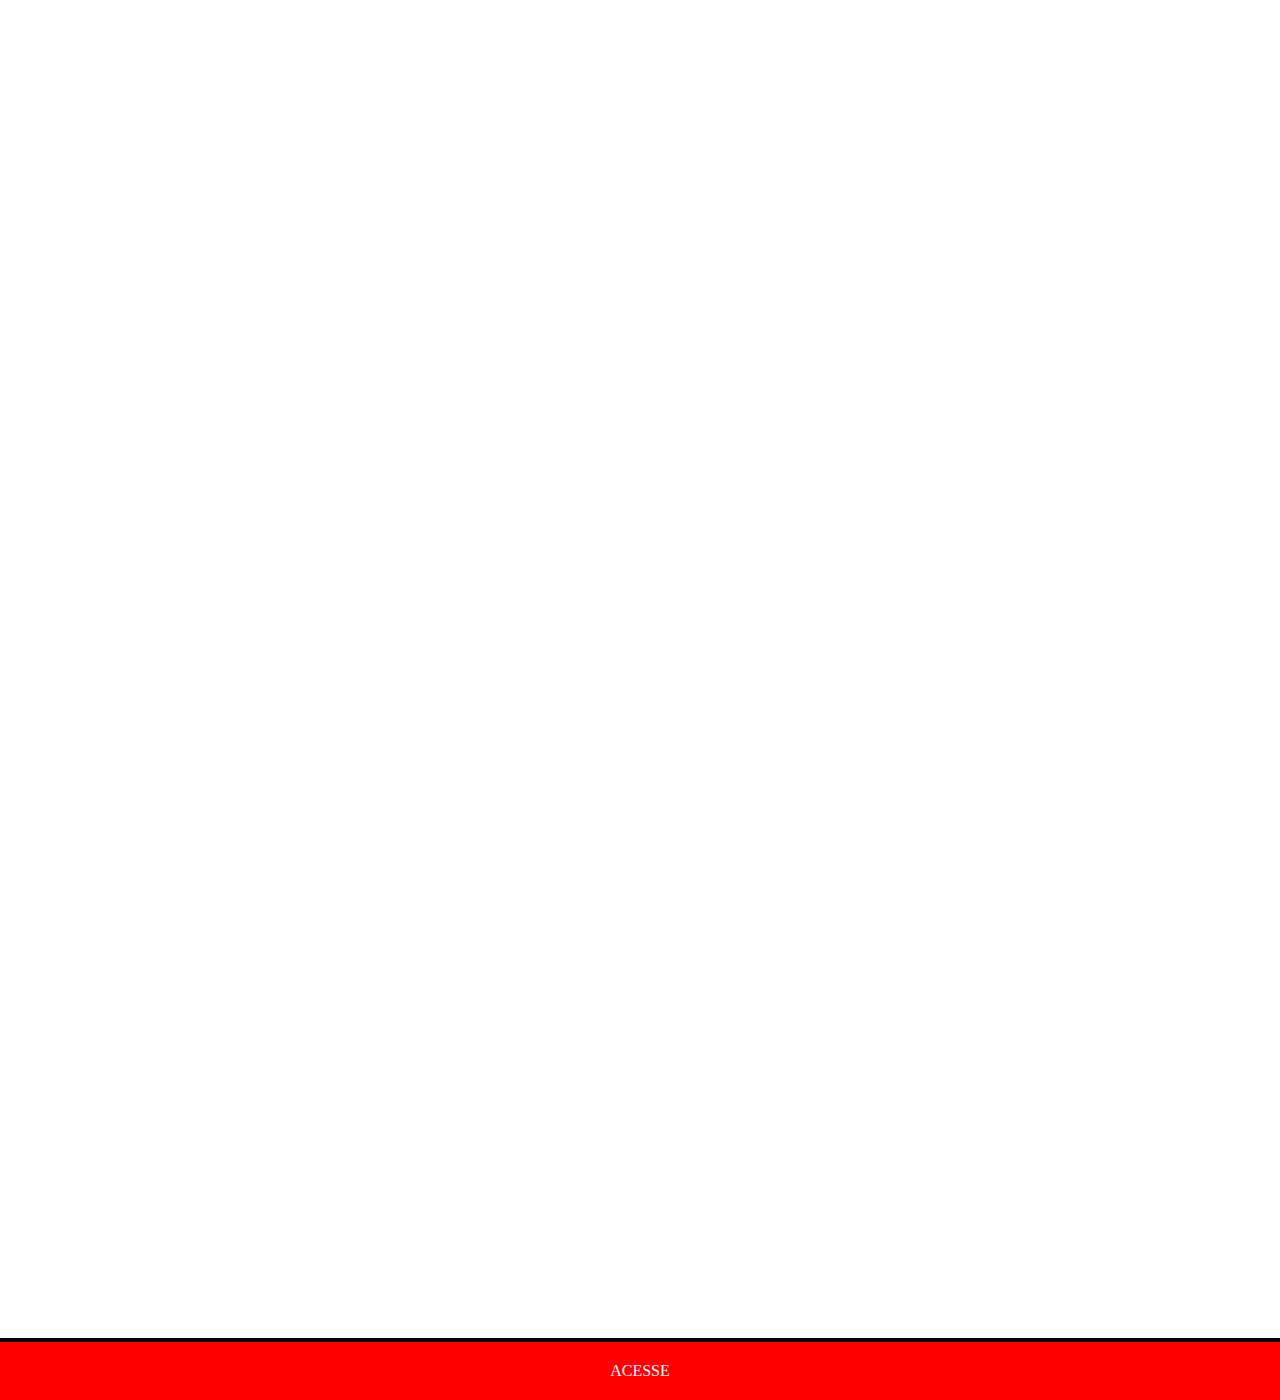
<file: redes/github.html>
<!DOCTYPE html>
<html lang="pt-bbr">
<head>
    <meta charset="UTF-8">
    <meta name="viewport" content="width=device-width, initial-scale=1.0">
    <link rel="stylesheet" href="../style/redes.css">
    <title>Github</title>
</head>
<body>
    <img src="../image/nova-tela-github.jpg" alt="Facebbok">
    <a href="https://github.com/" target="_blank" alt="exetrnal">ACESSE</a>
</body>
</html>
</file>
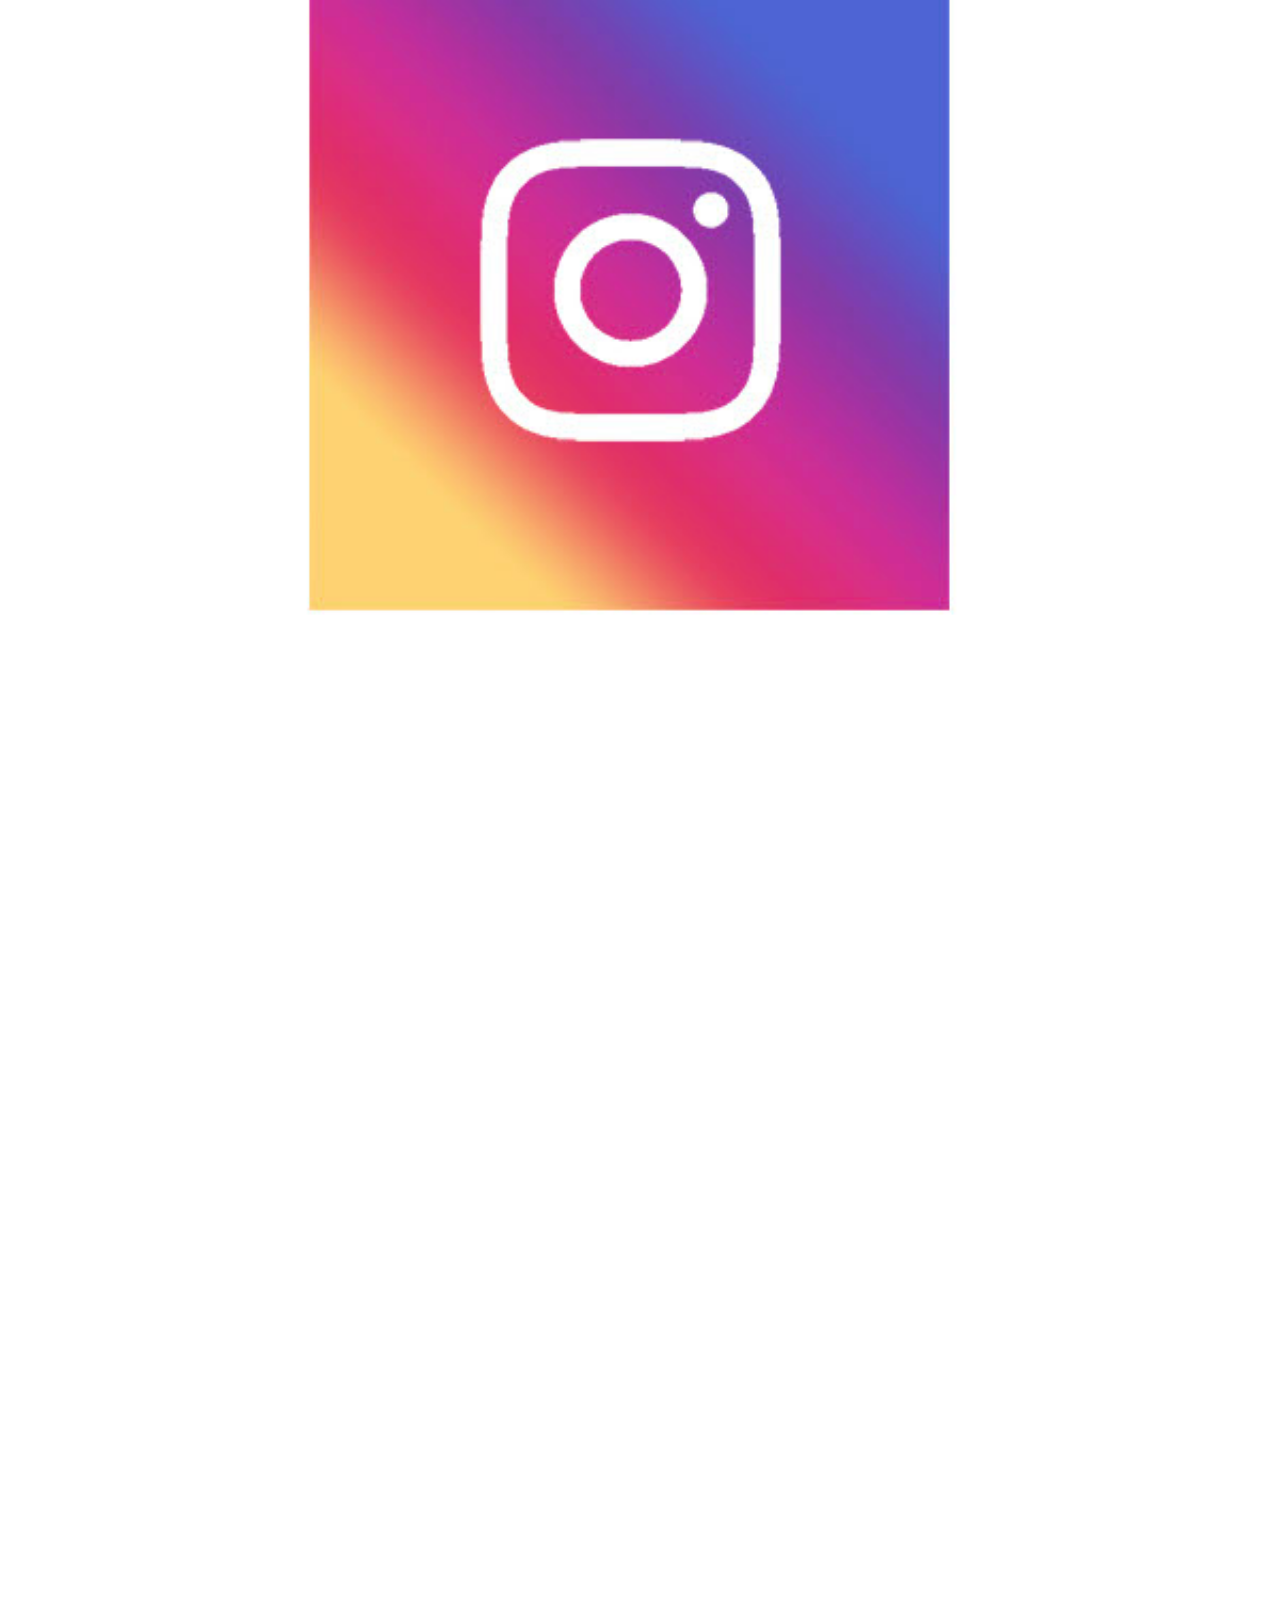
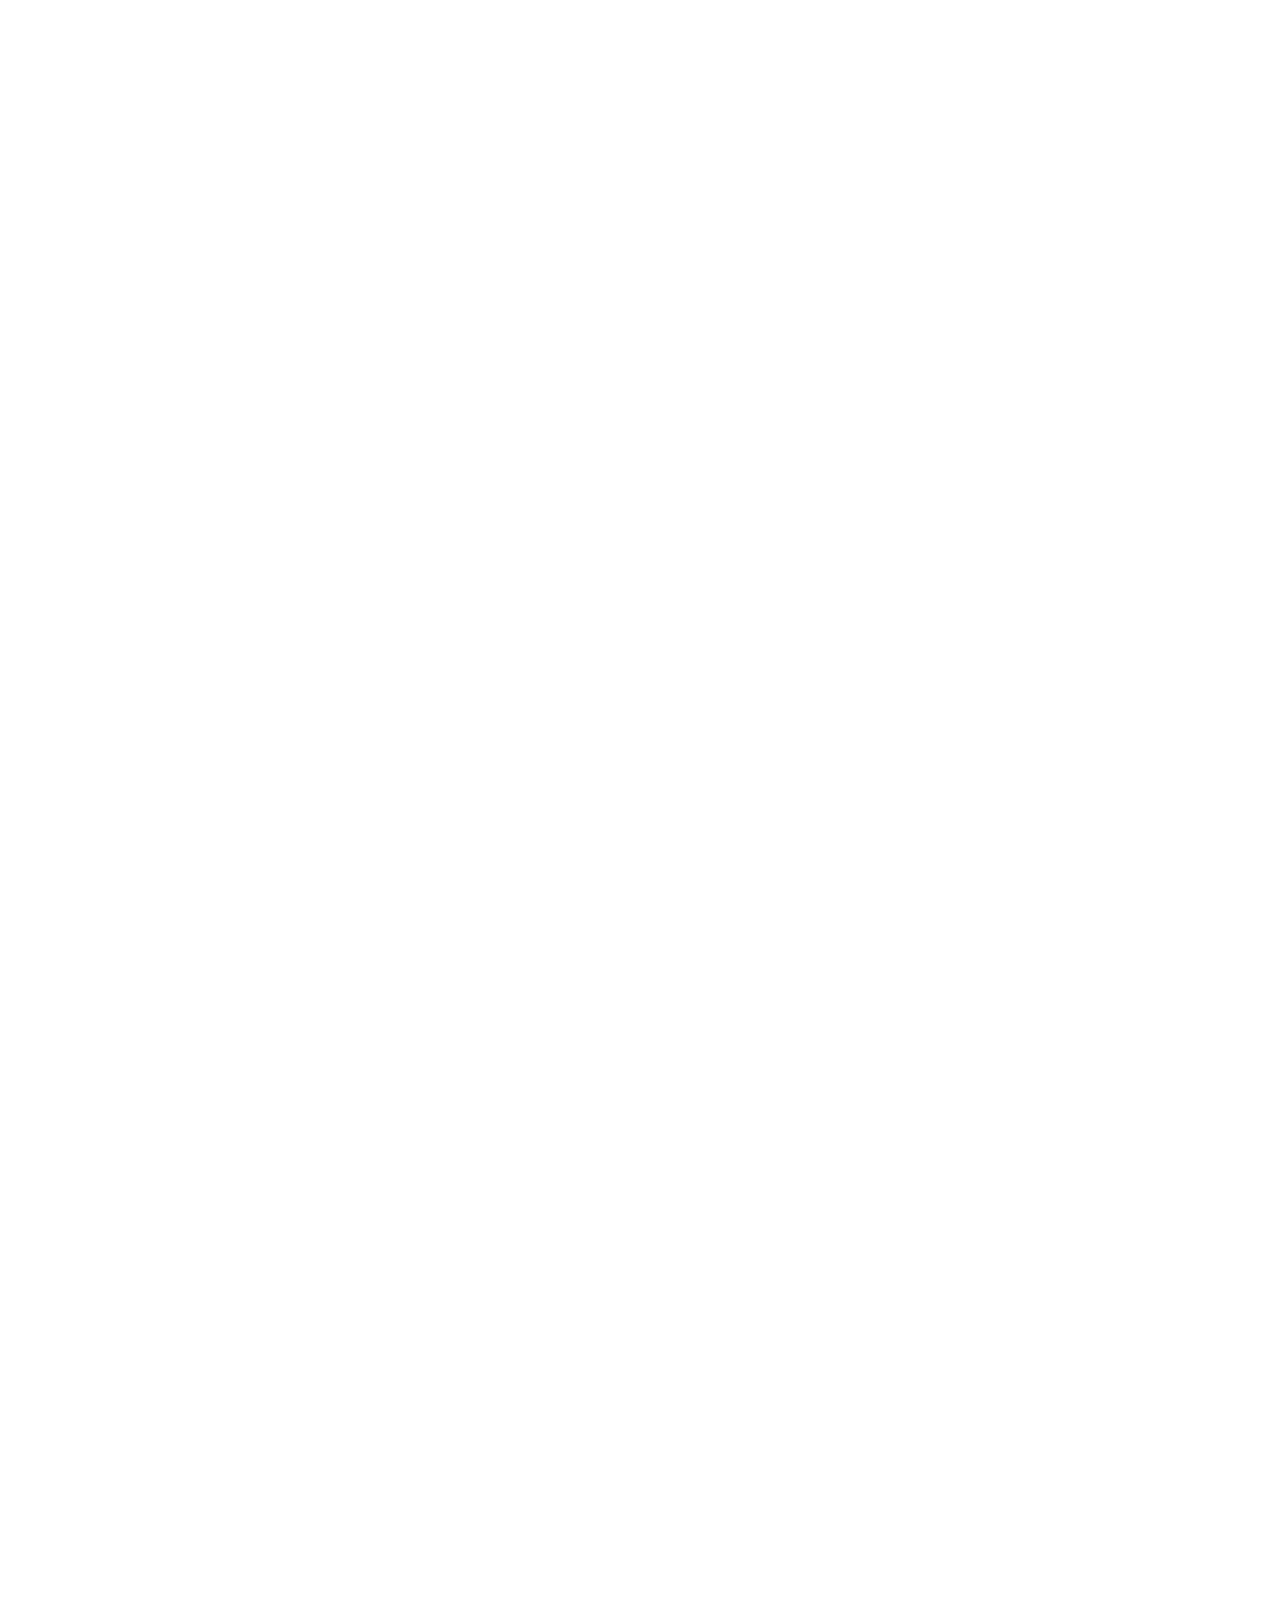
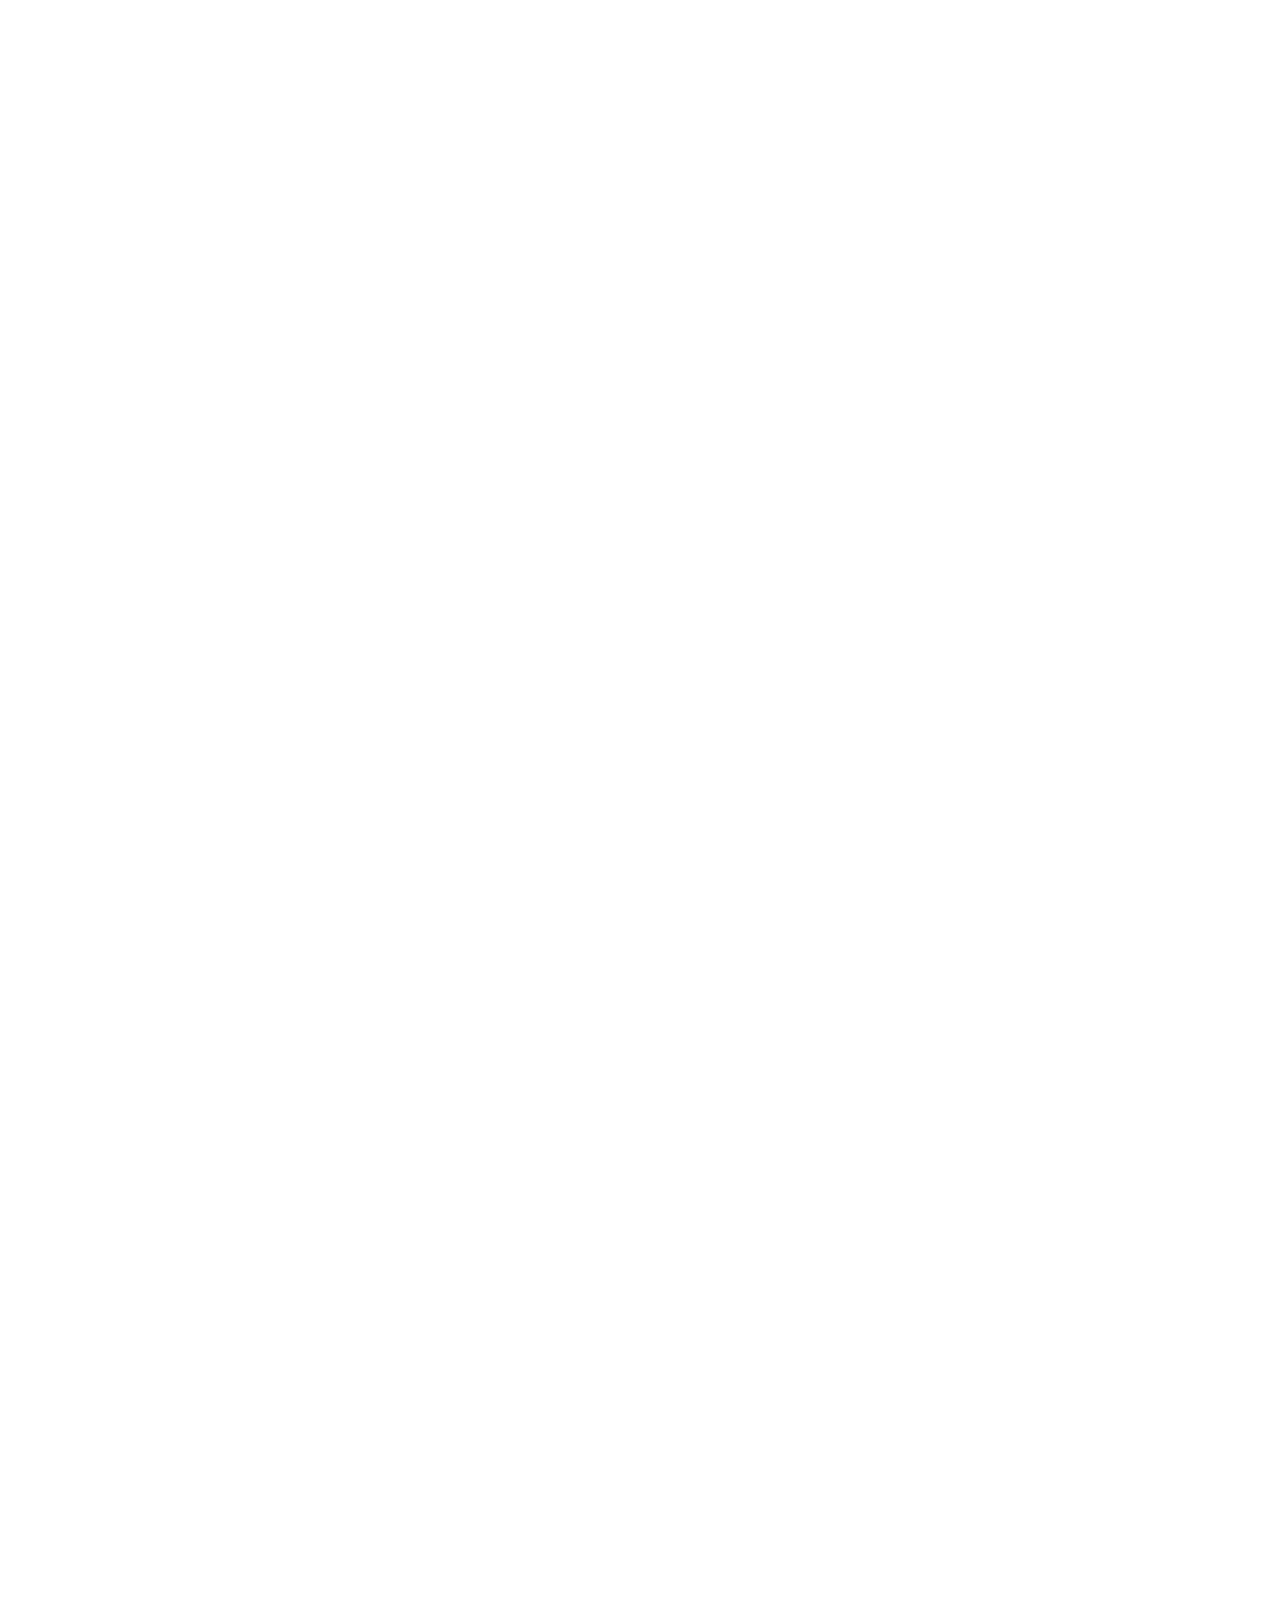
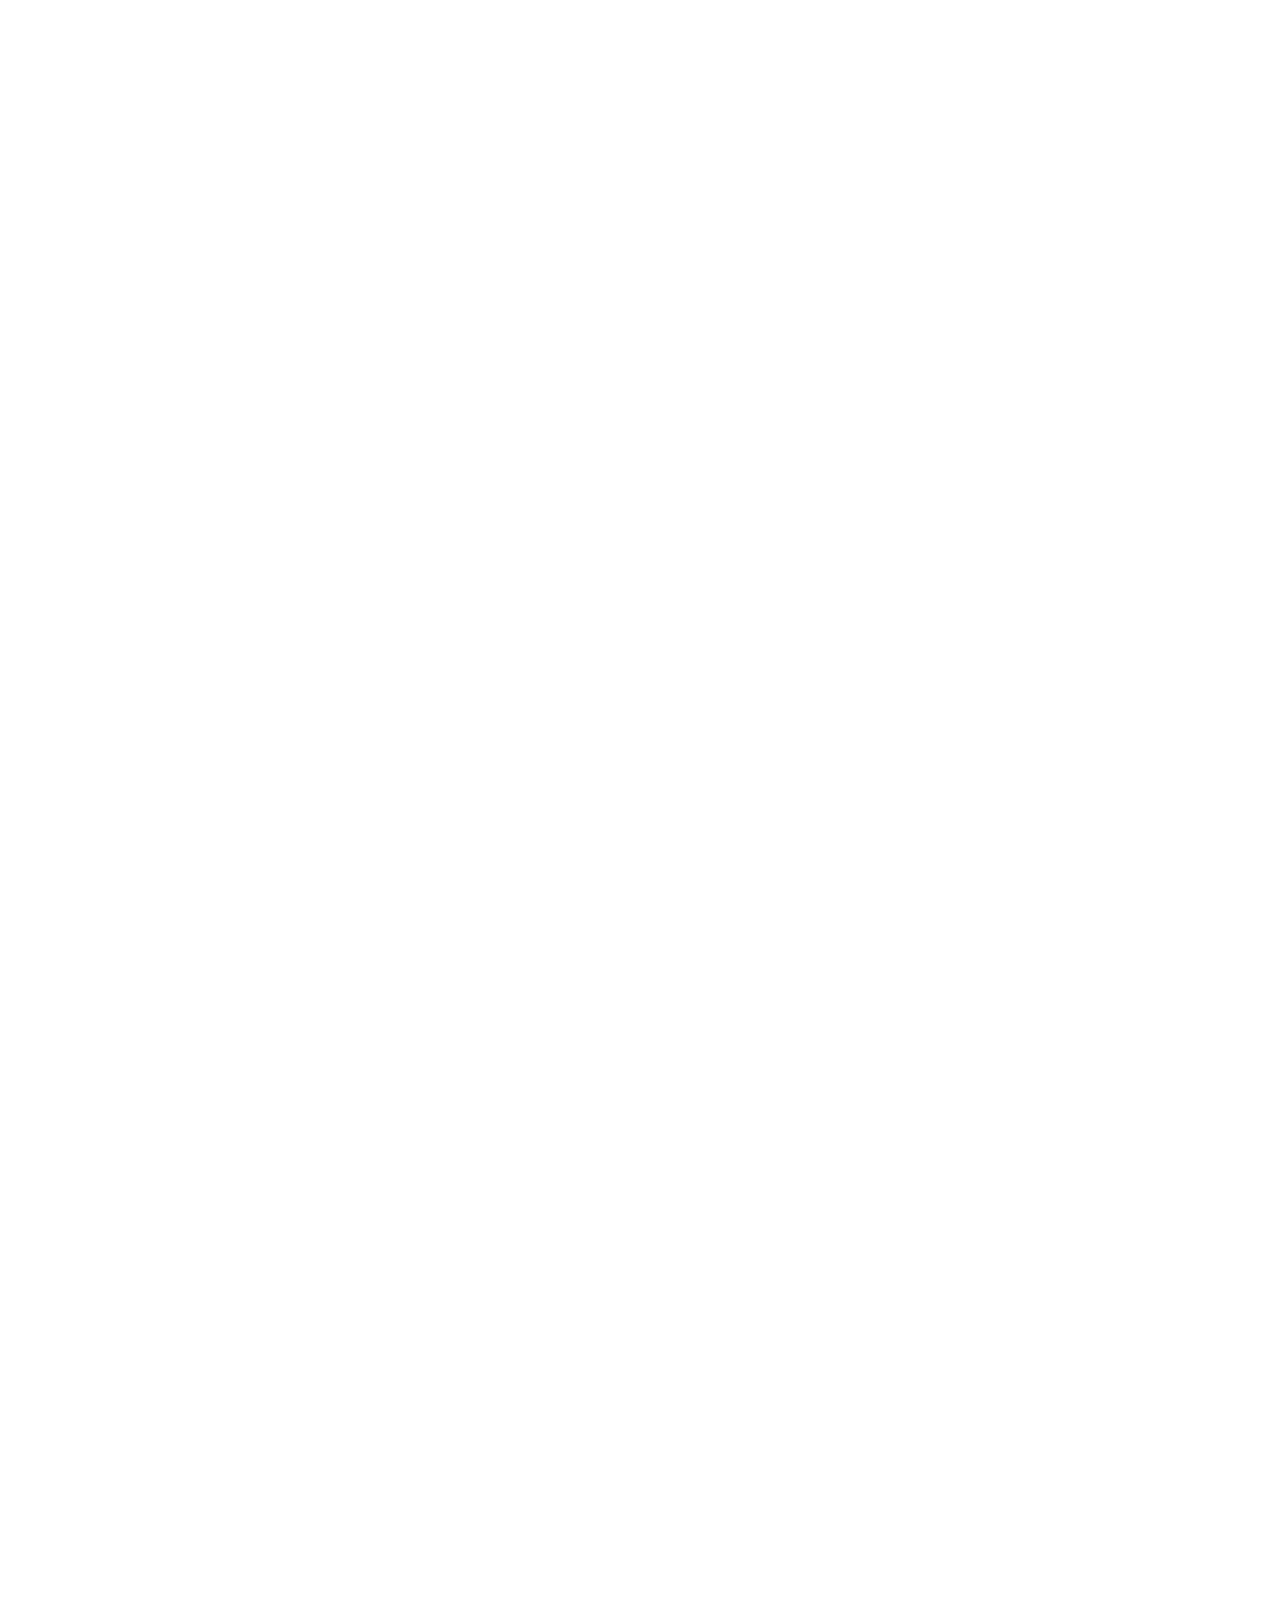
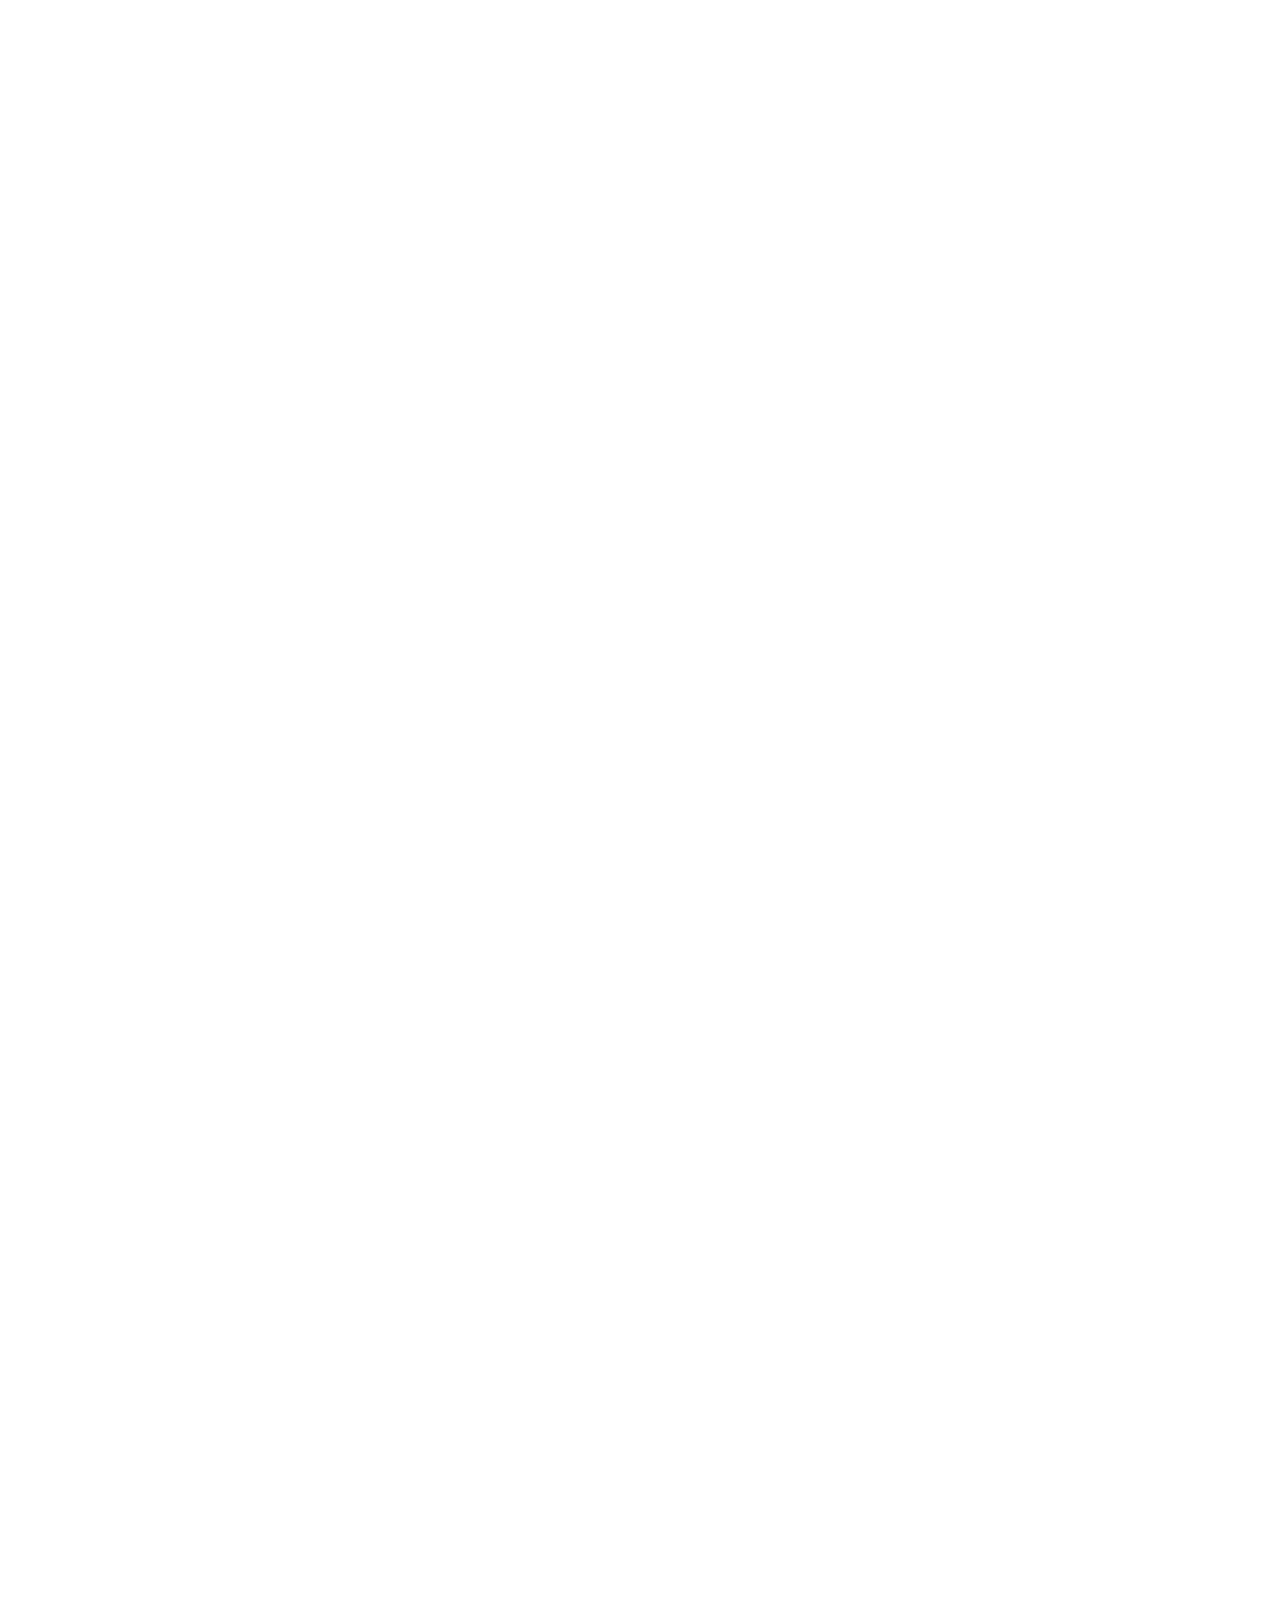
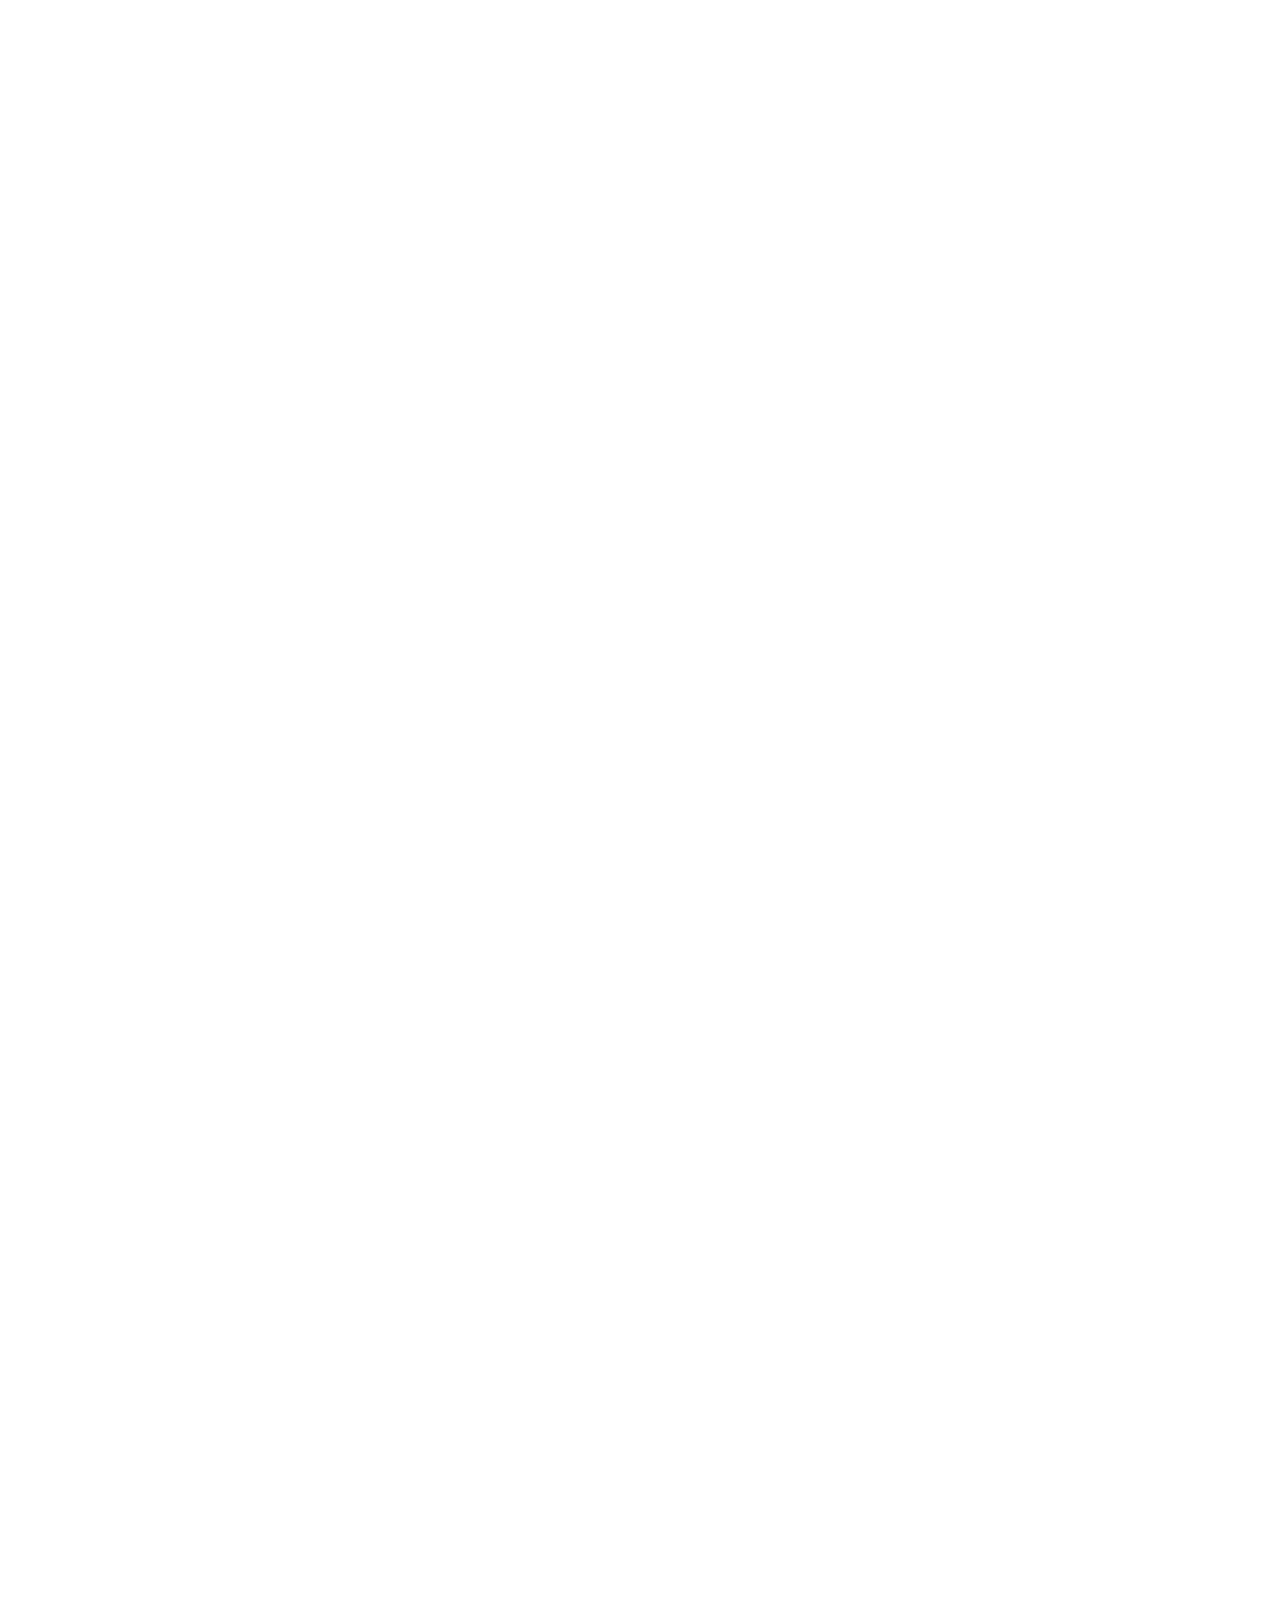
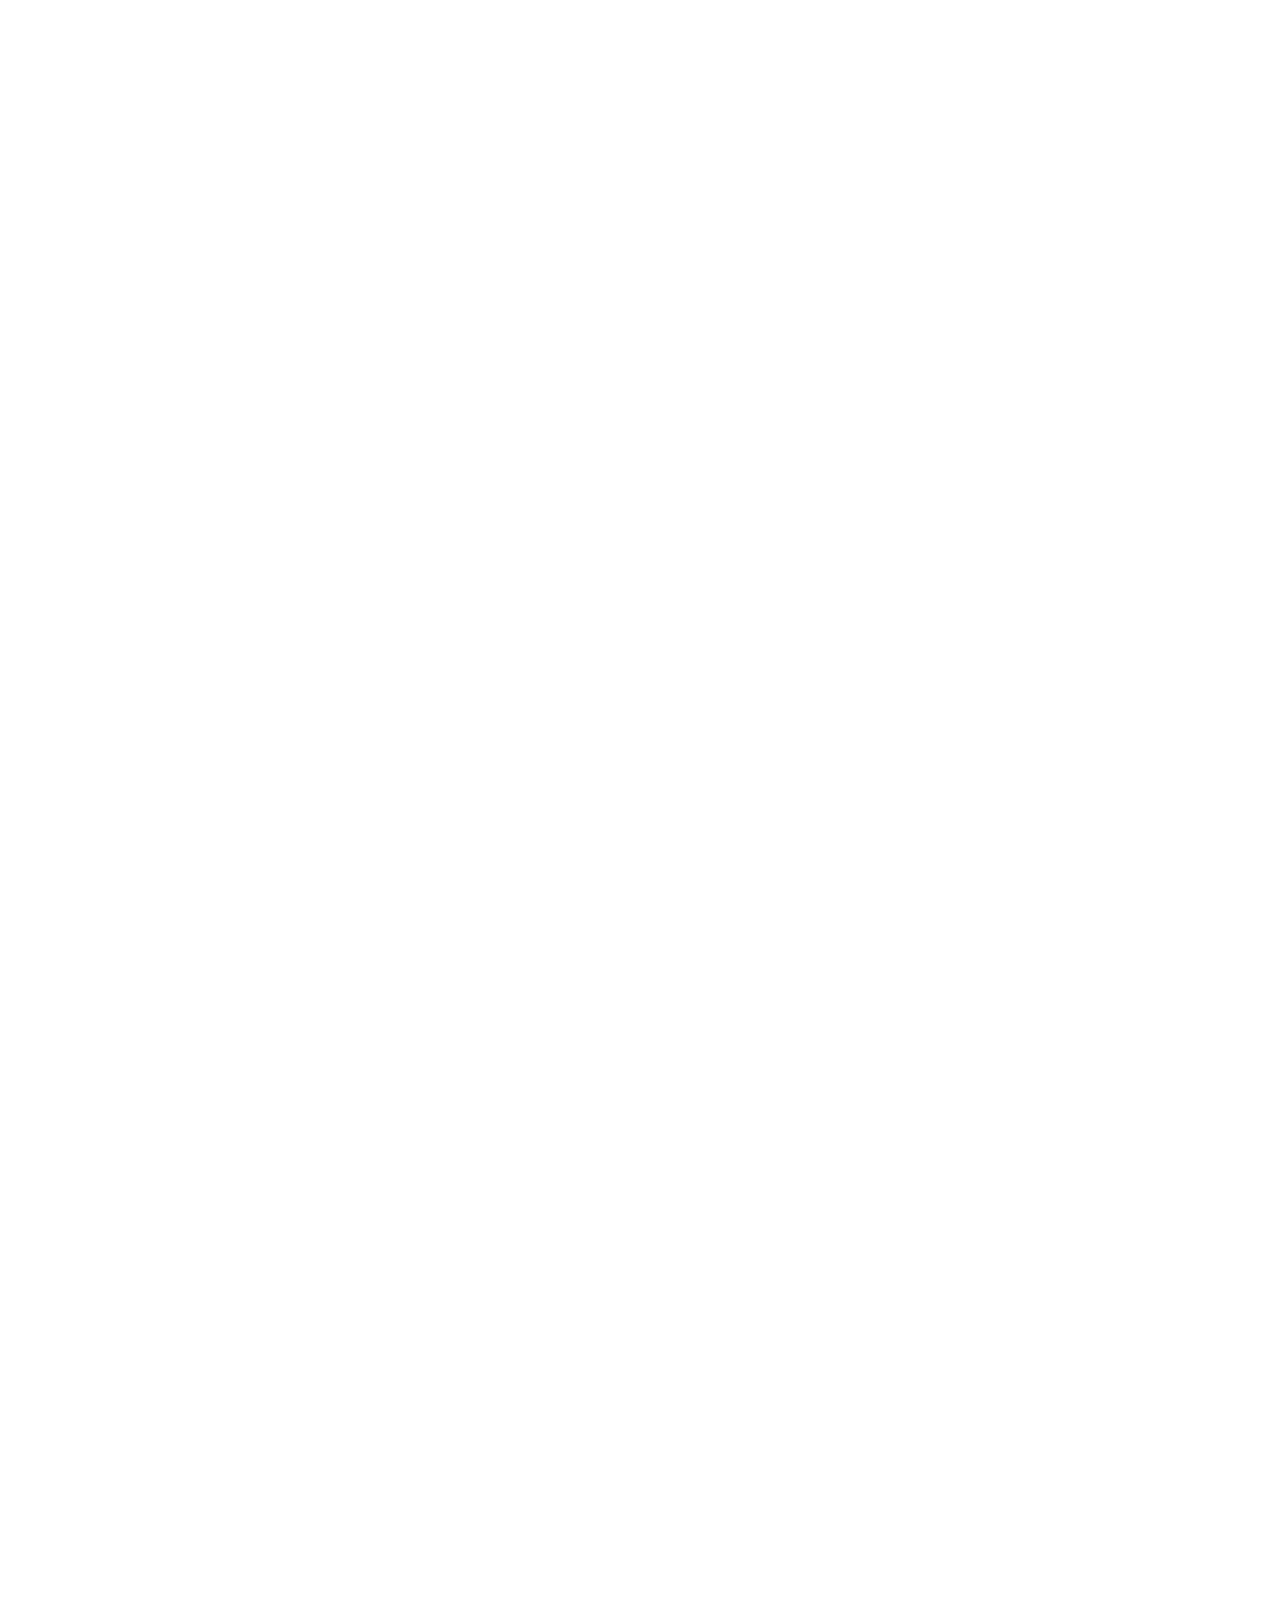
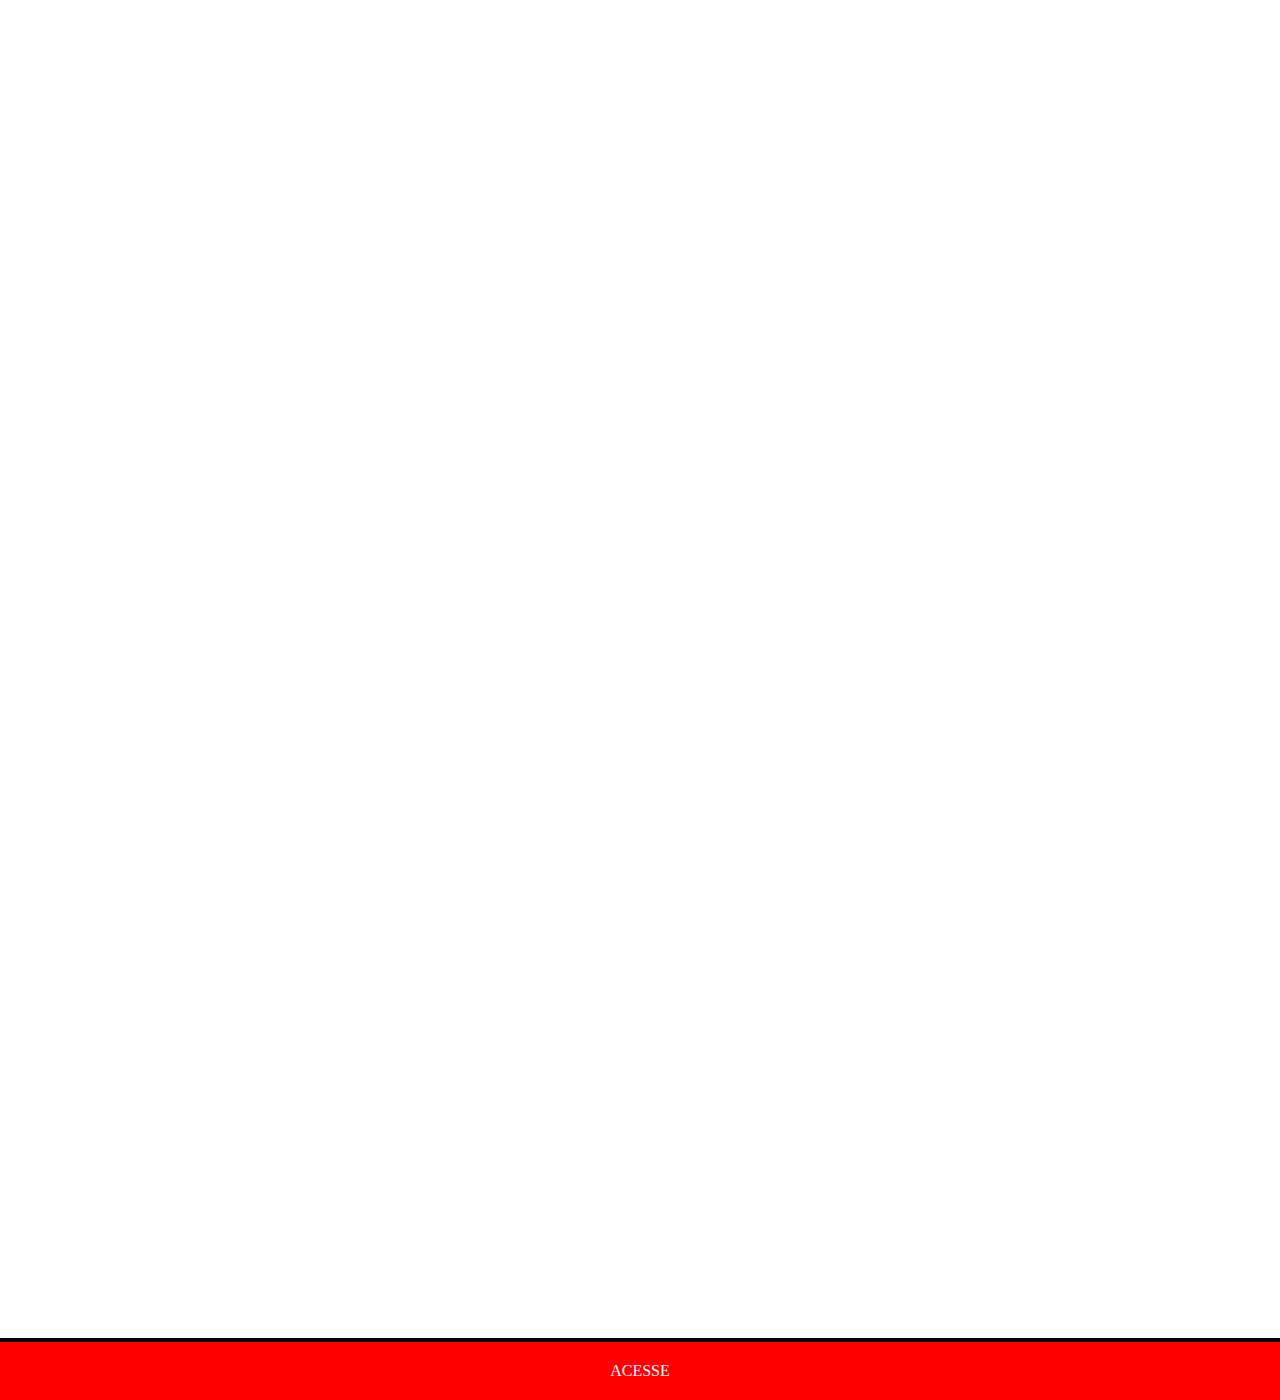
<file: redes/instagram.html>
<!DOCTYPE html>
<html lang="pt-bbr">
<head>
    <meta charset="UTF-8">
    <meta name="viewport" content="width=device-width, initial-scale=1.0">
    <link rel="stylesheet" href="../style/redes.css">
    <title>Instagram</title>
</head>
<body>
    <img src="../image/nova-tela-instagram.jpg" alt="Instagram">
    <a href="https://www.instagram.com/" target="_blank" alt="exetrnal">ACESSE</a>
</body>
</html>
</file>
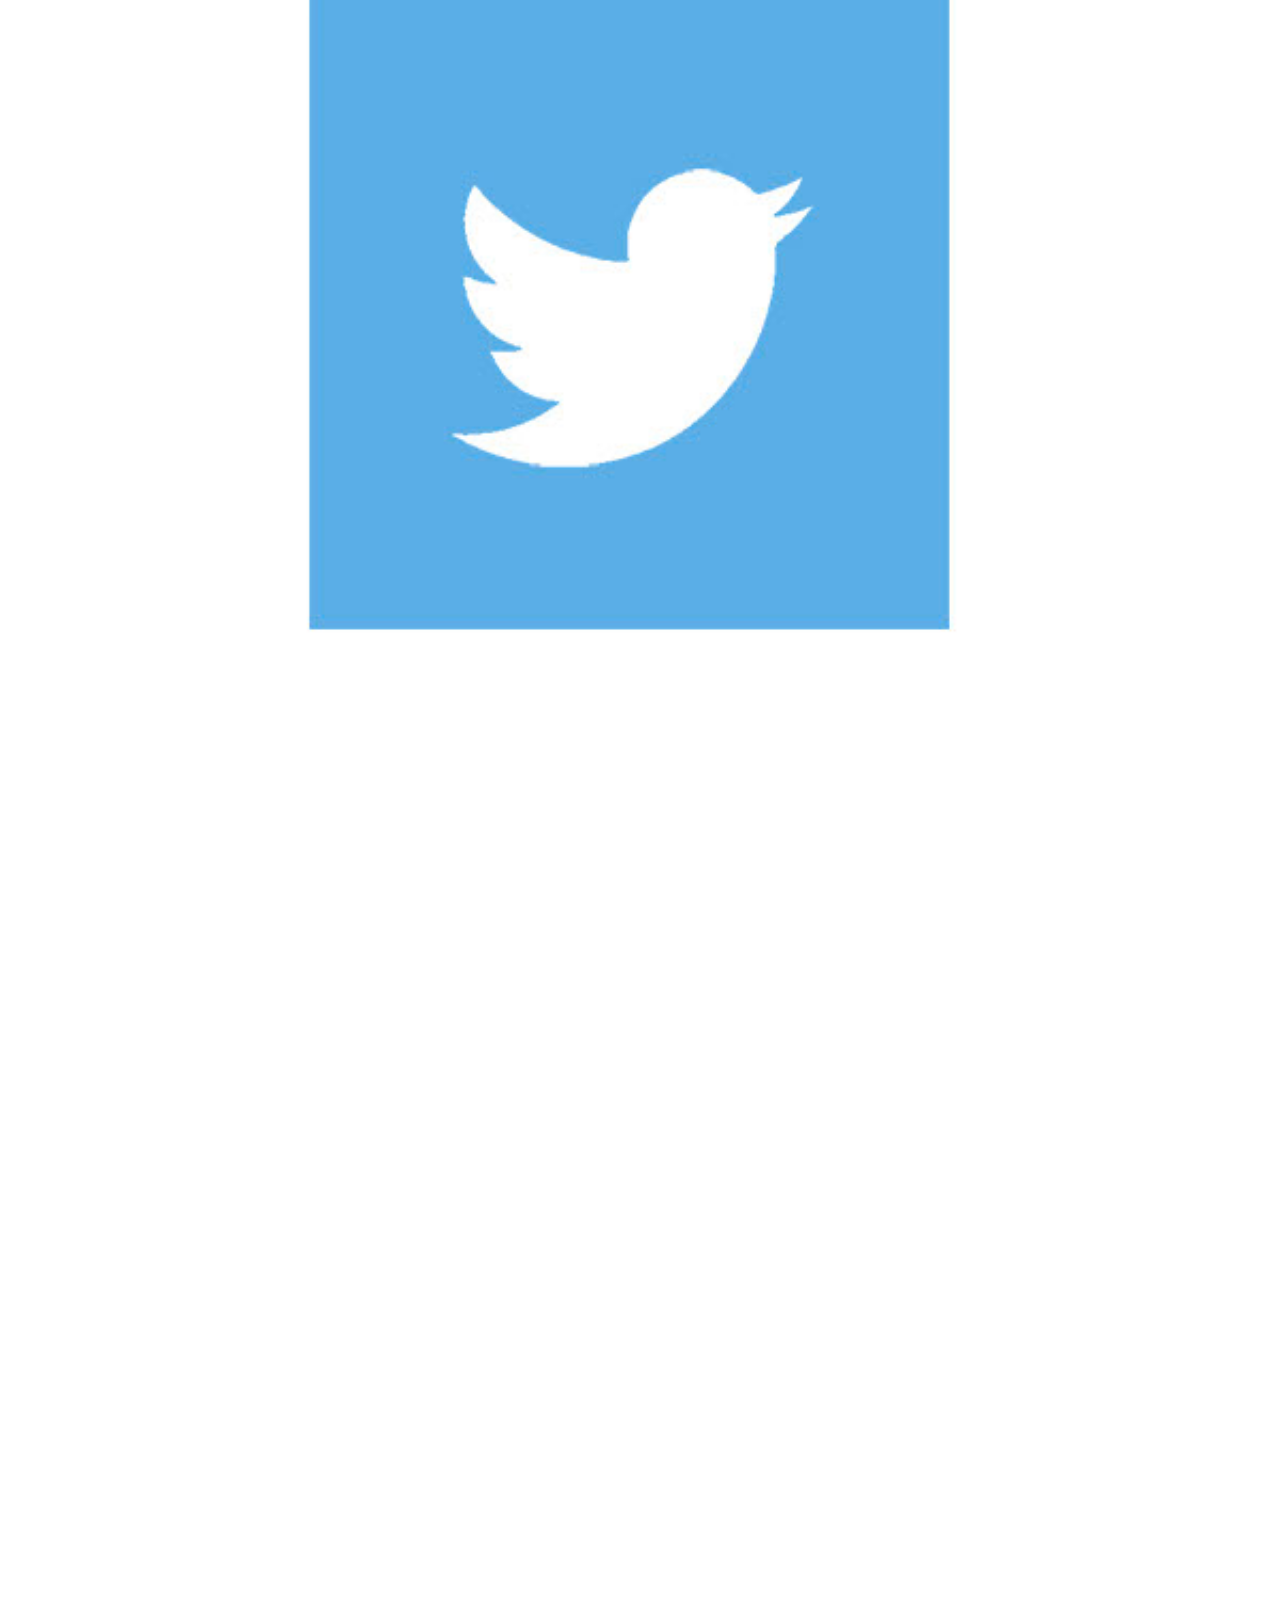
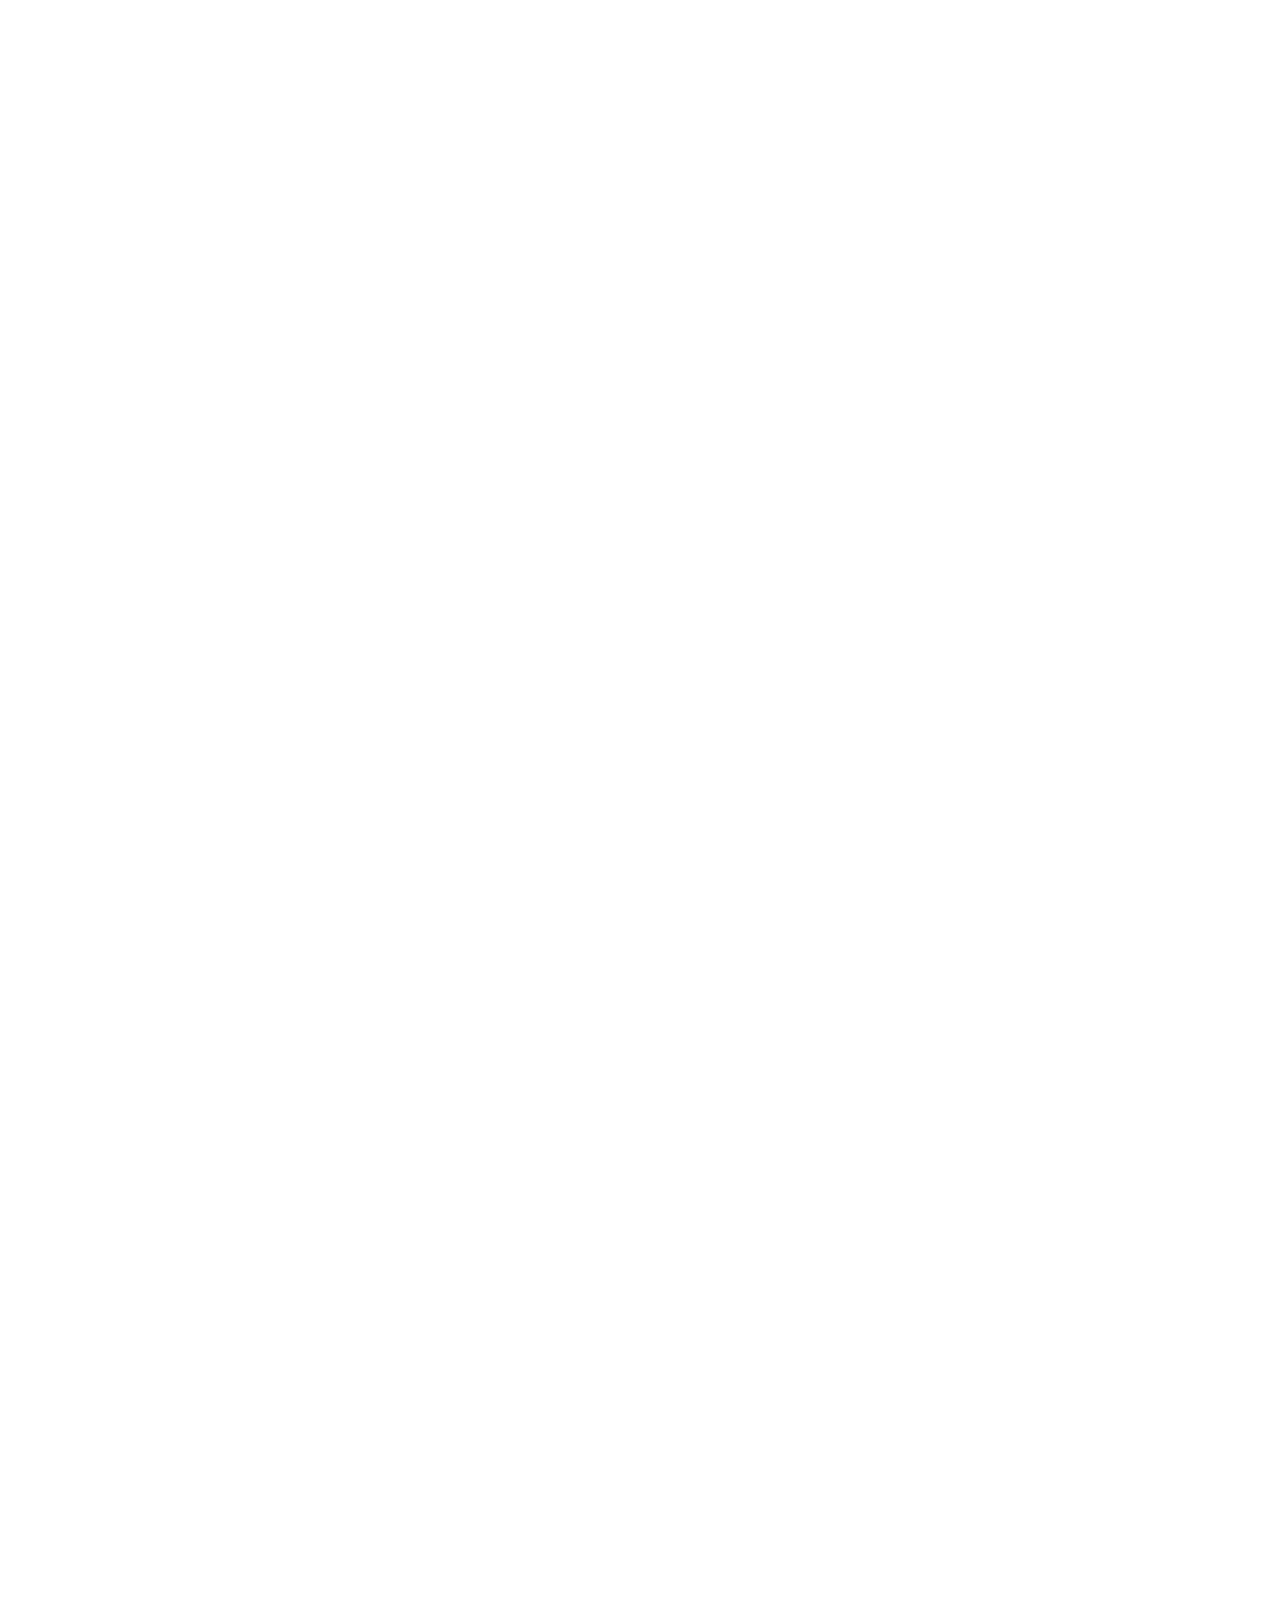
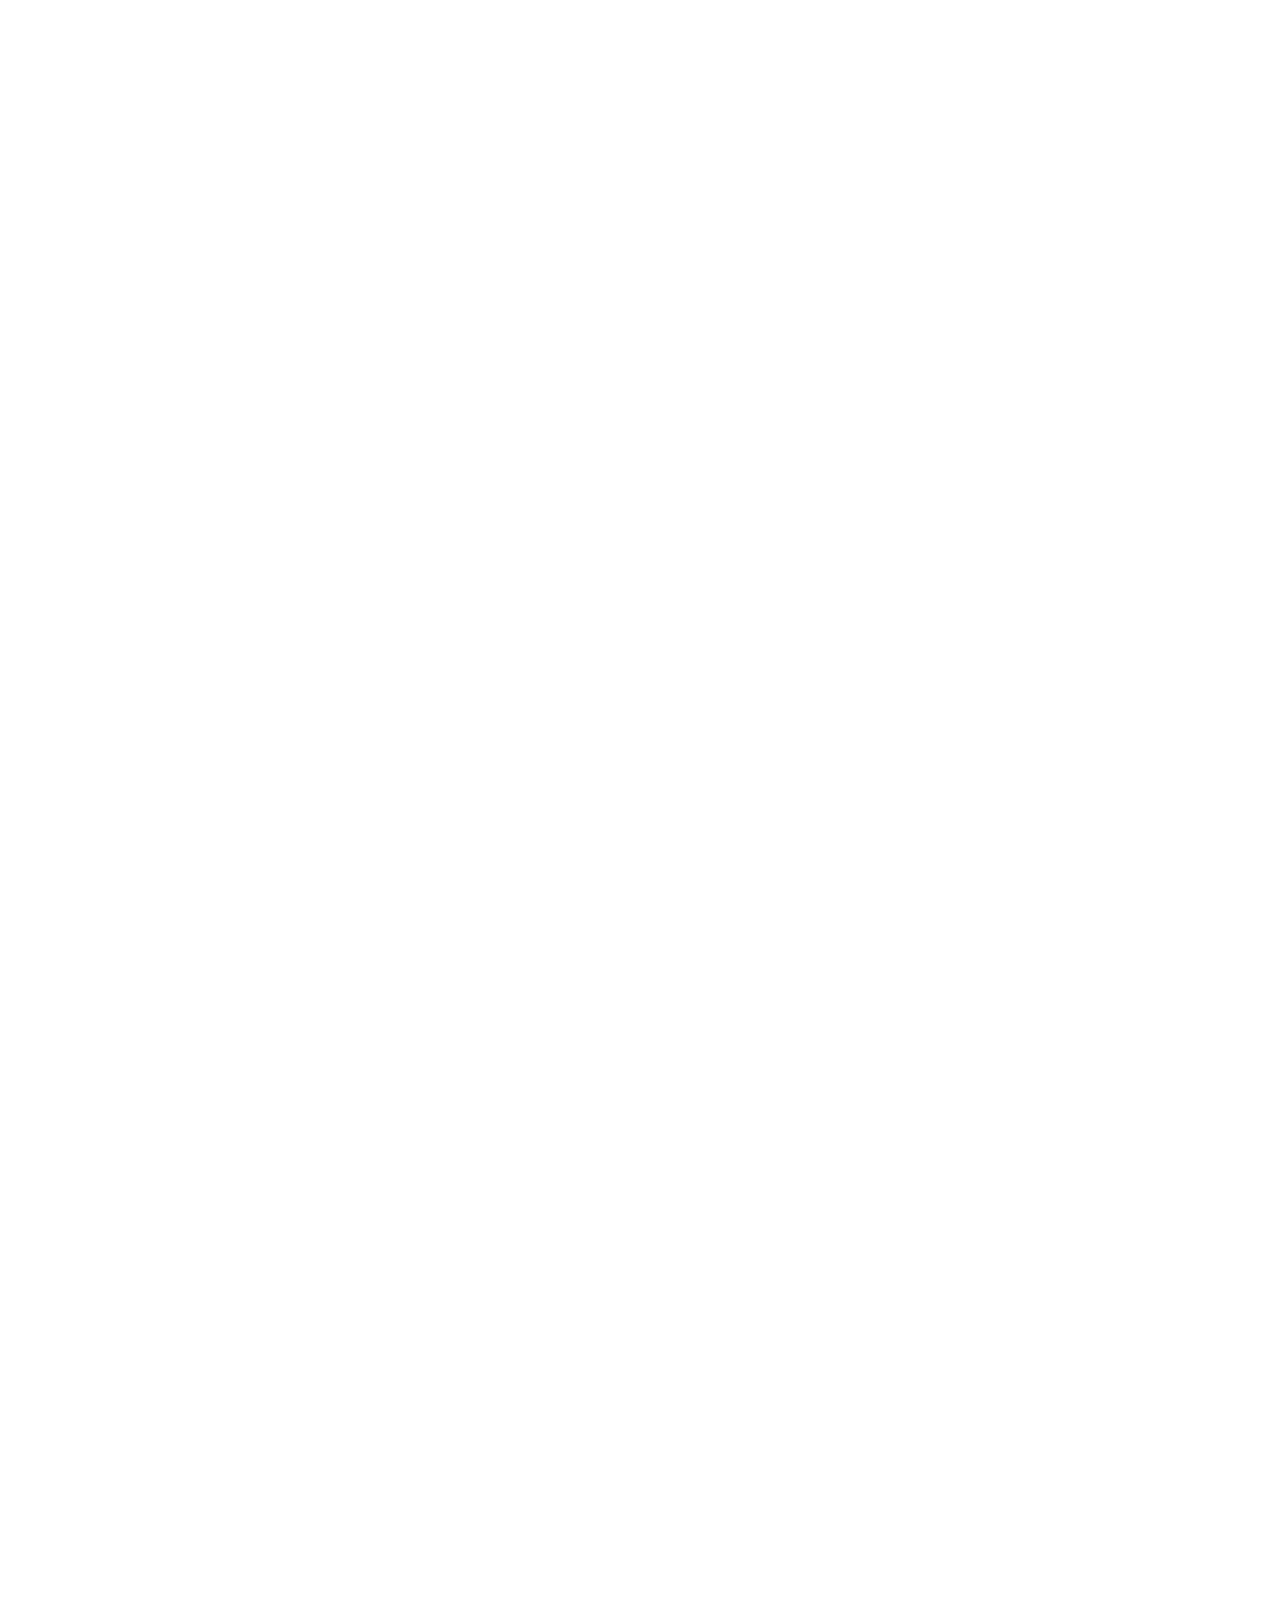
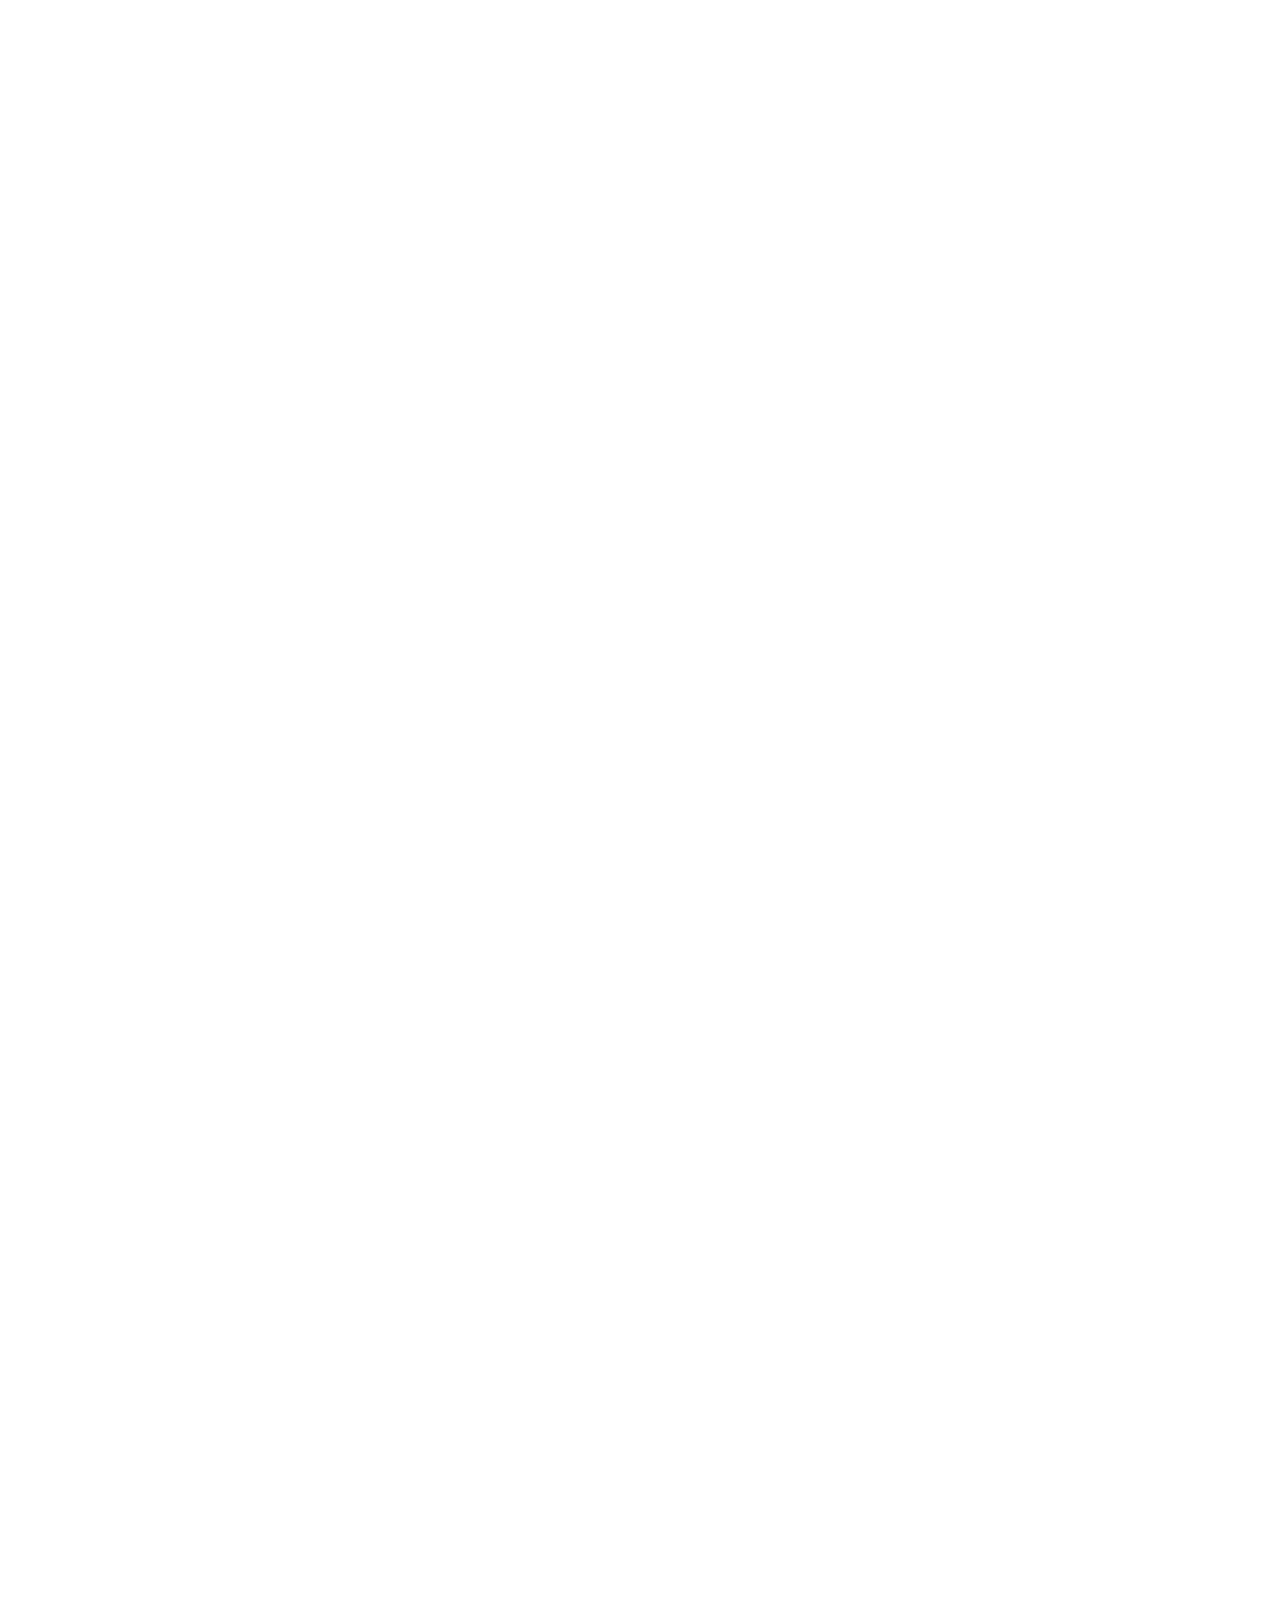
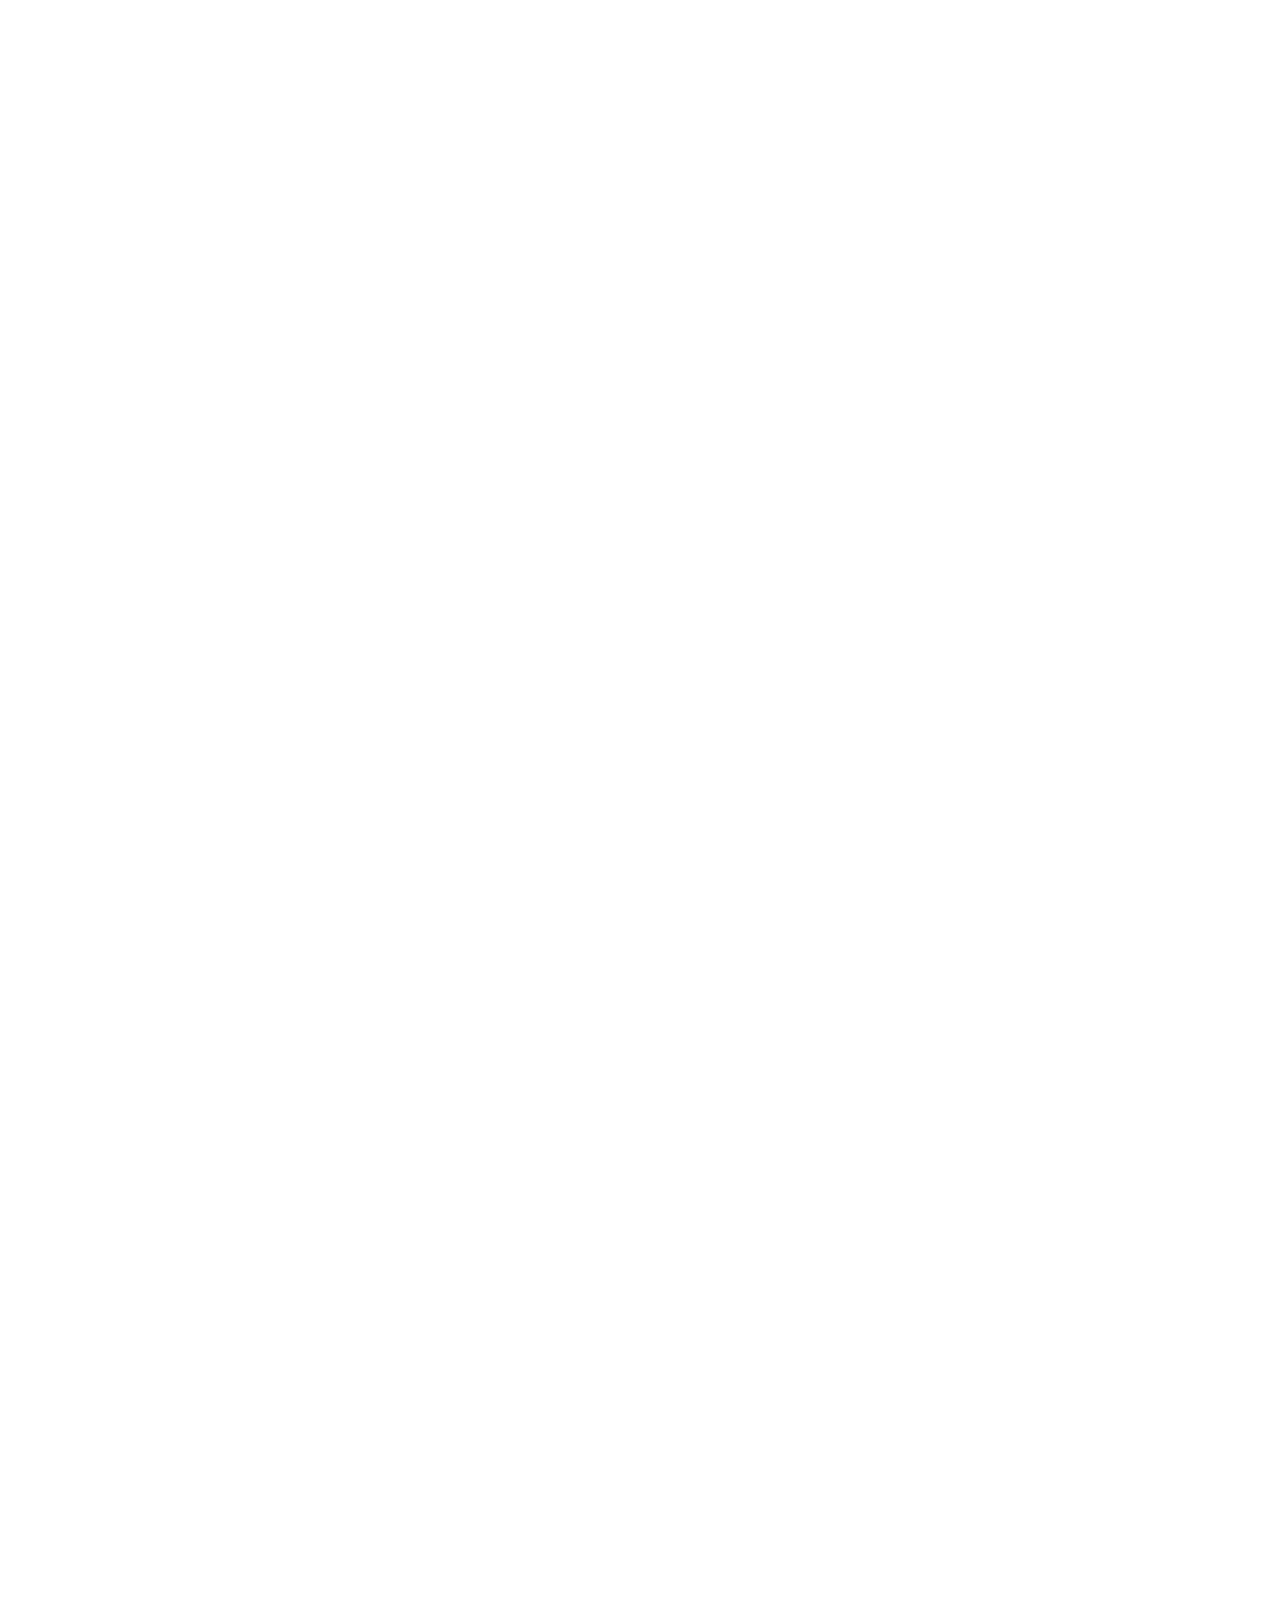
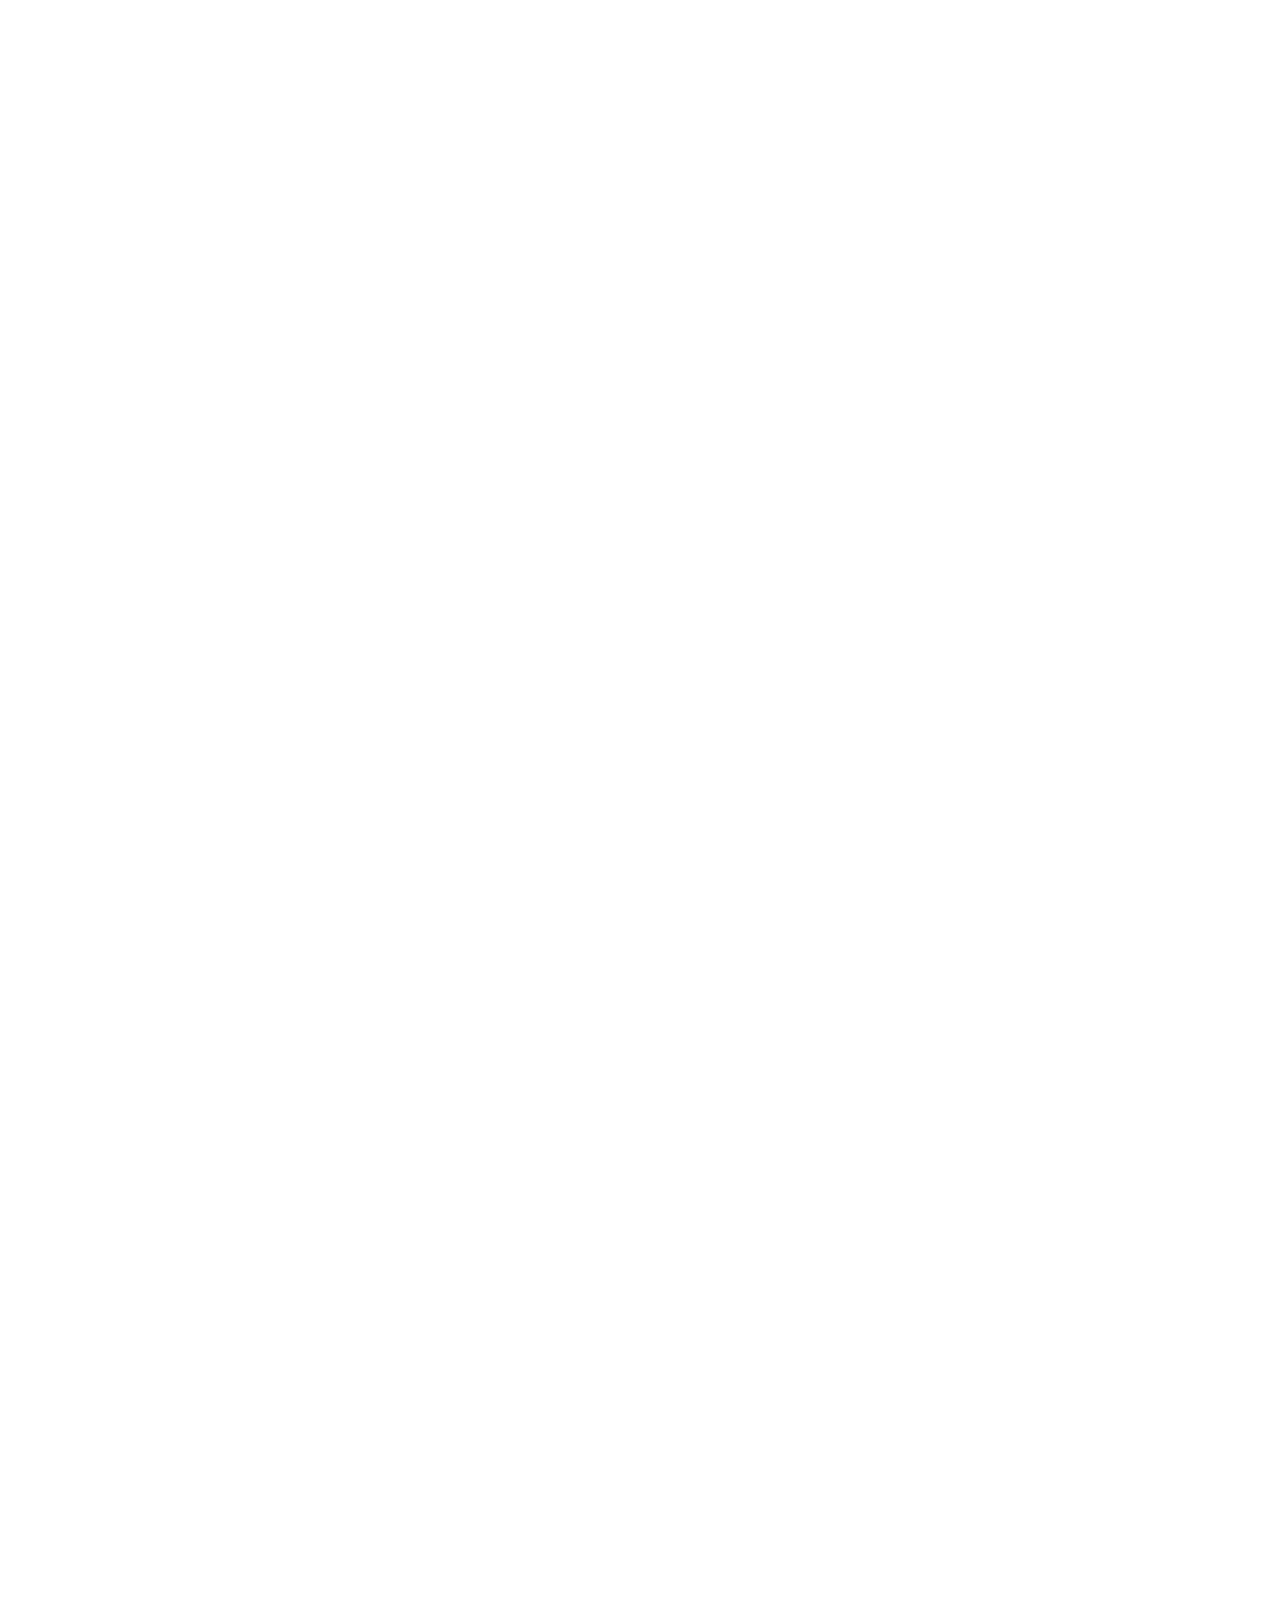
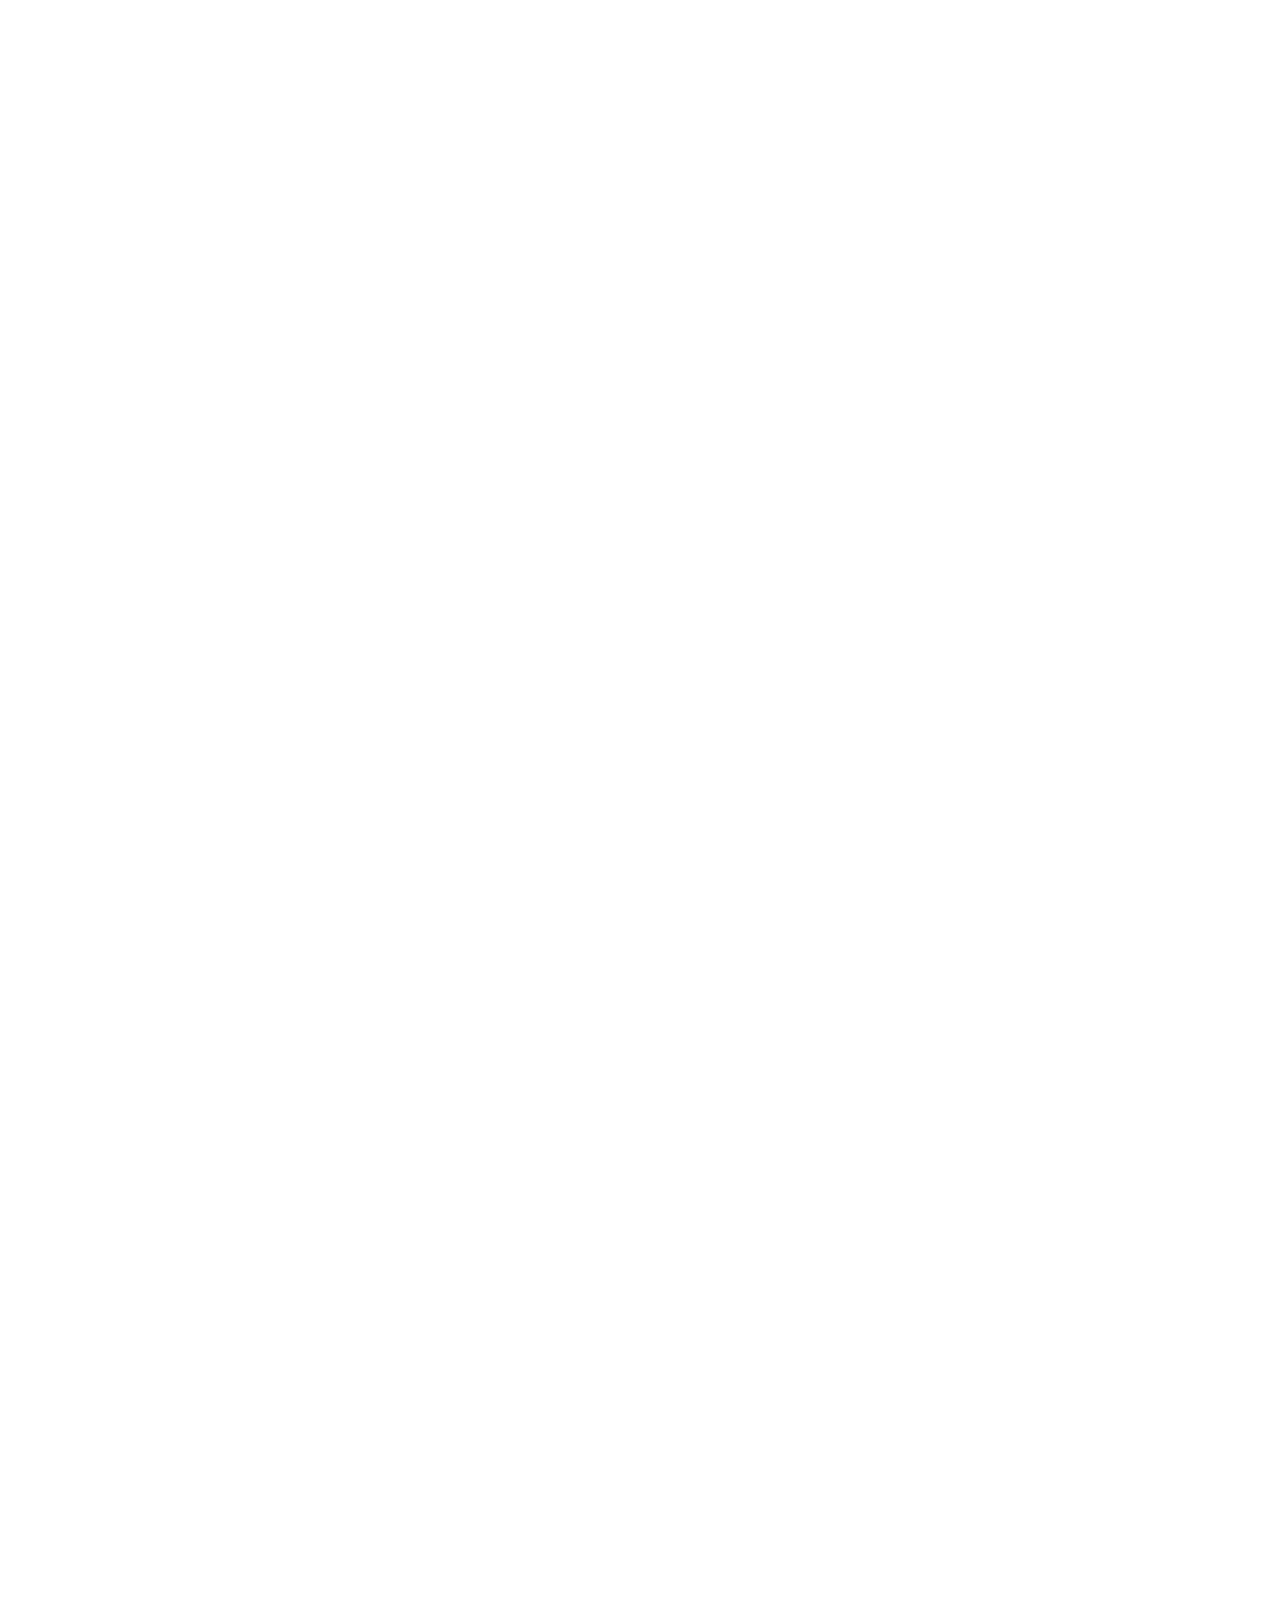
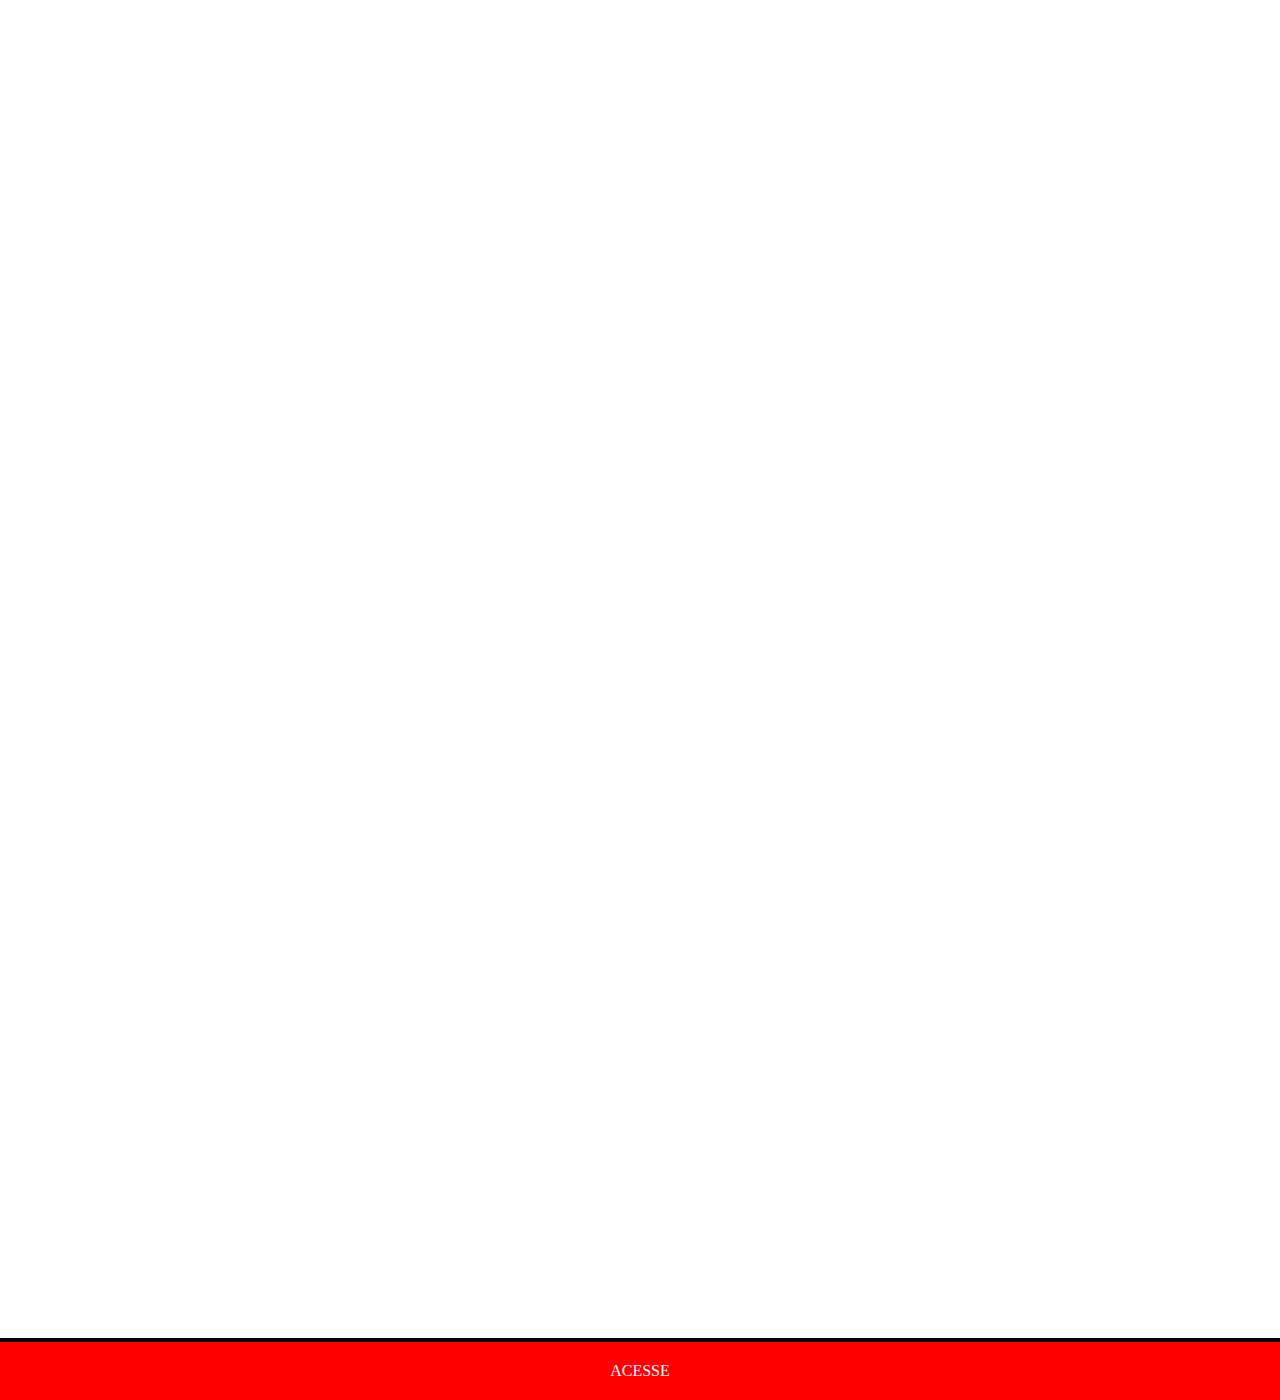
<file: redes/twitter.html>
<!DOCTYPE html>
<html lang="pt-bbr">
<head>
    <meta charset="UTF-8">
    <meta name="viewport" content="width=device-width, initial-scale=1.0">
    <link rel="stylesheet" href="../style/redes.css">
    <title>Twitter</title>
</head>
<body>
    <img src="../image/nova-tela-twitter.jpg" alt="Instagram">
    <a href="https://twitter.com/i/flow/login?input_flow_data=%7B%22requested_variant%22%3A%22eyJsYW5nIjoicHQifQ%3D%3D%22%7D" target="_blank" alt="exetrnal">ACESSE</a>
</body>
</html>
</file>
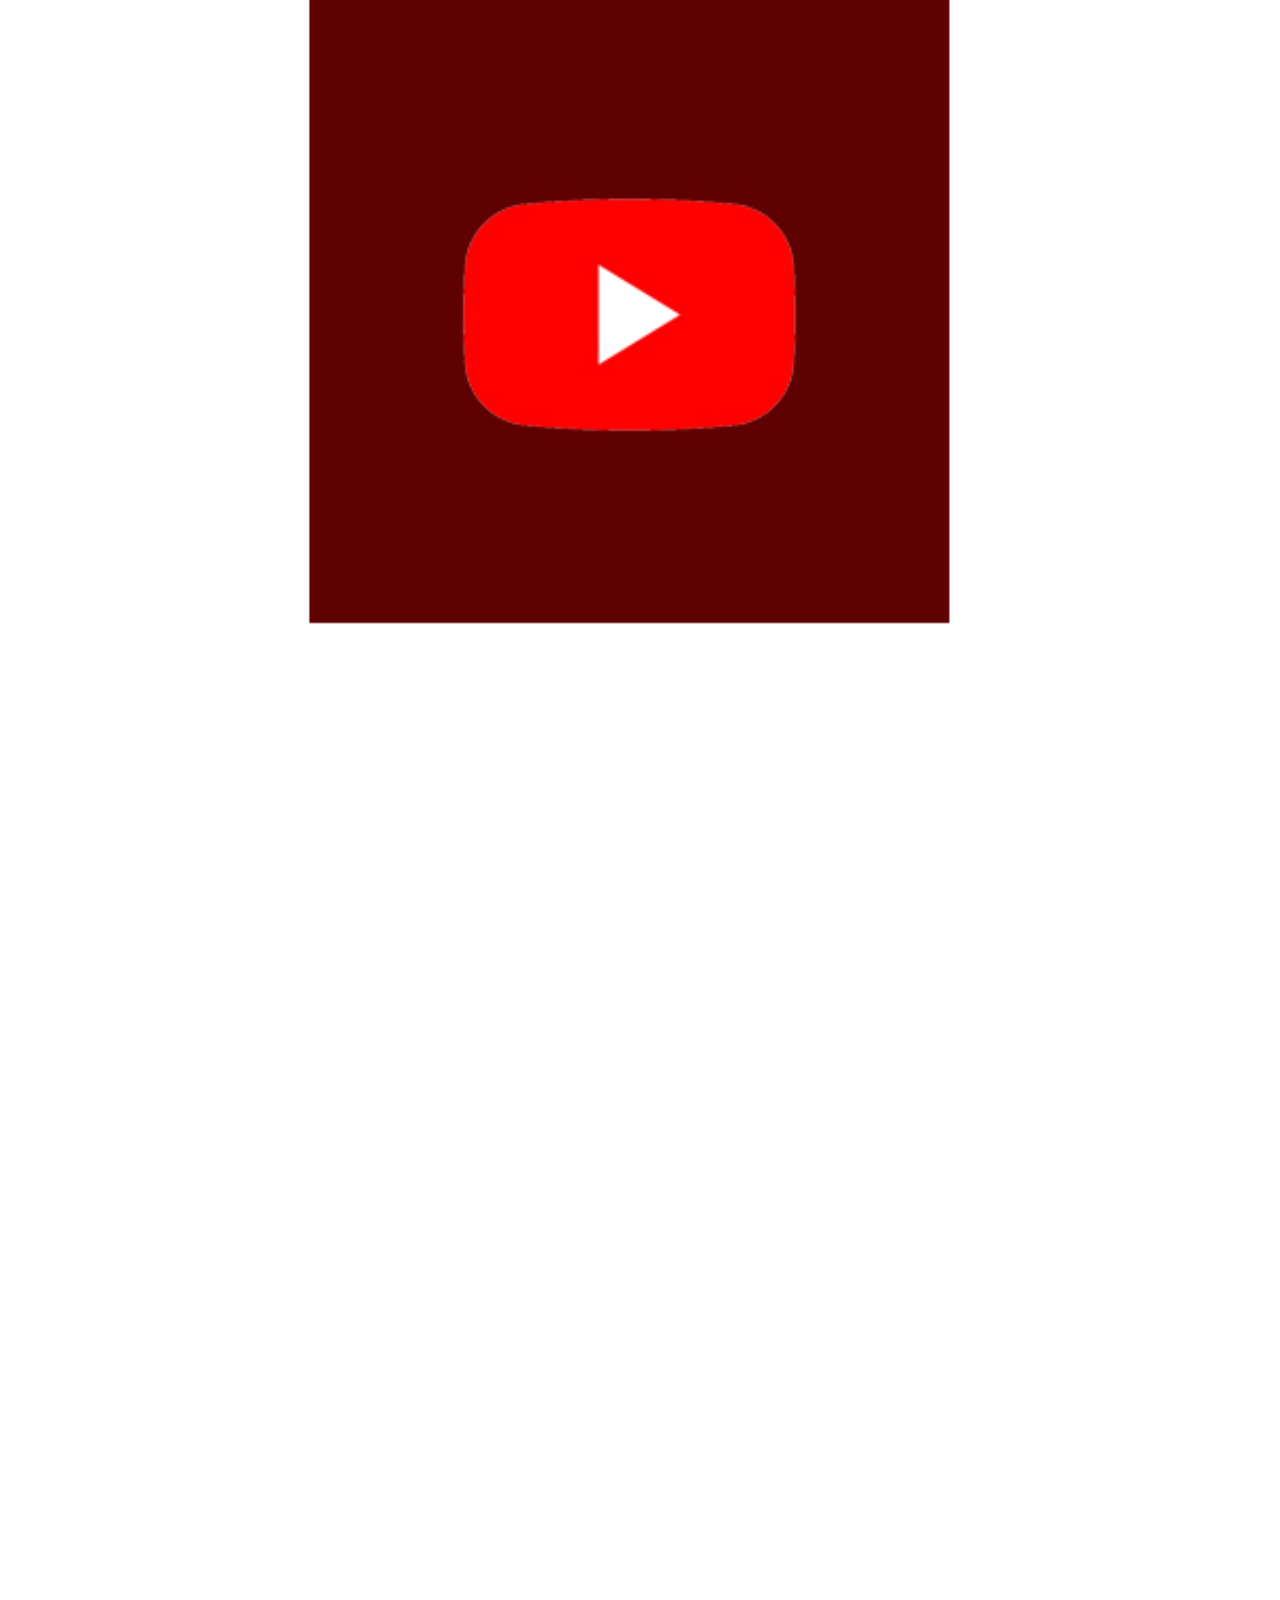
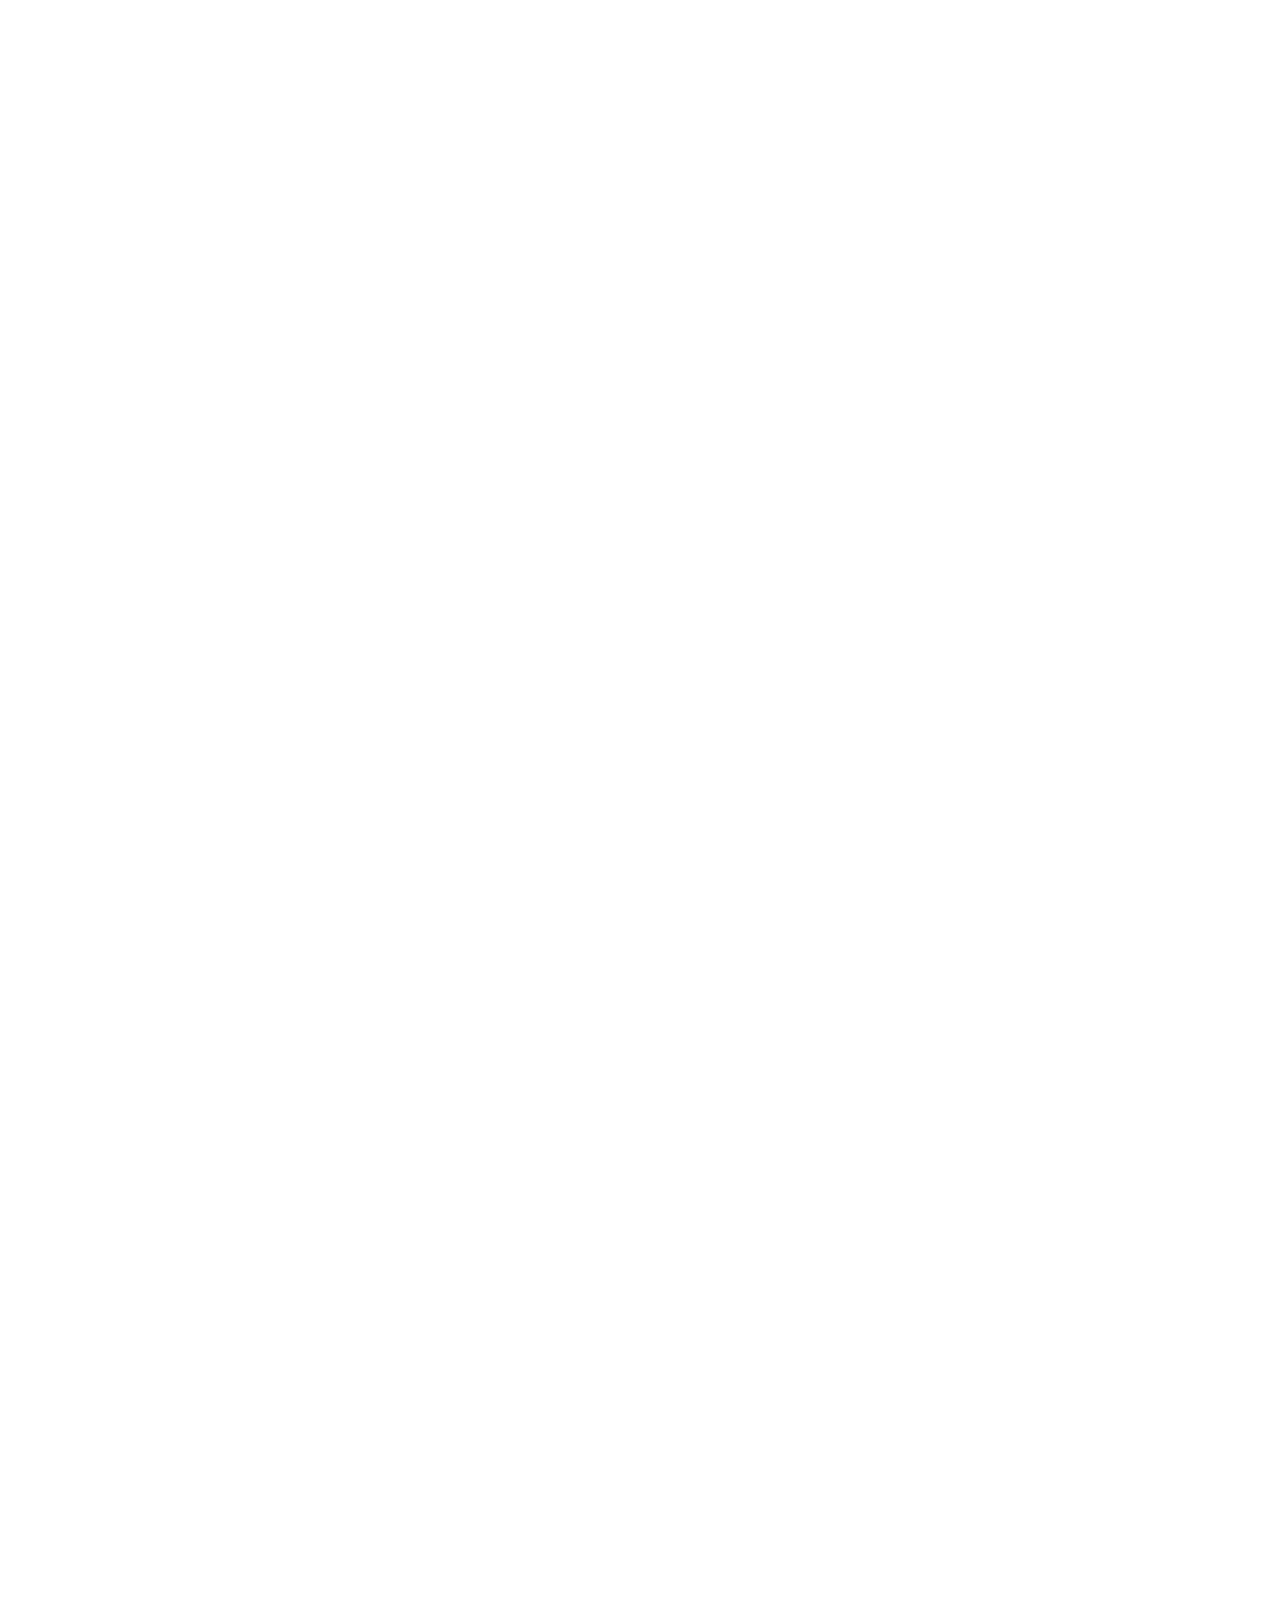
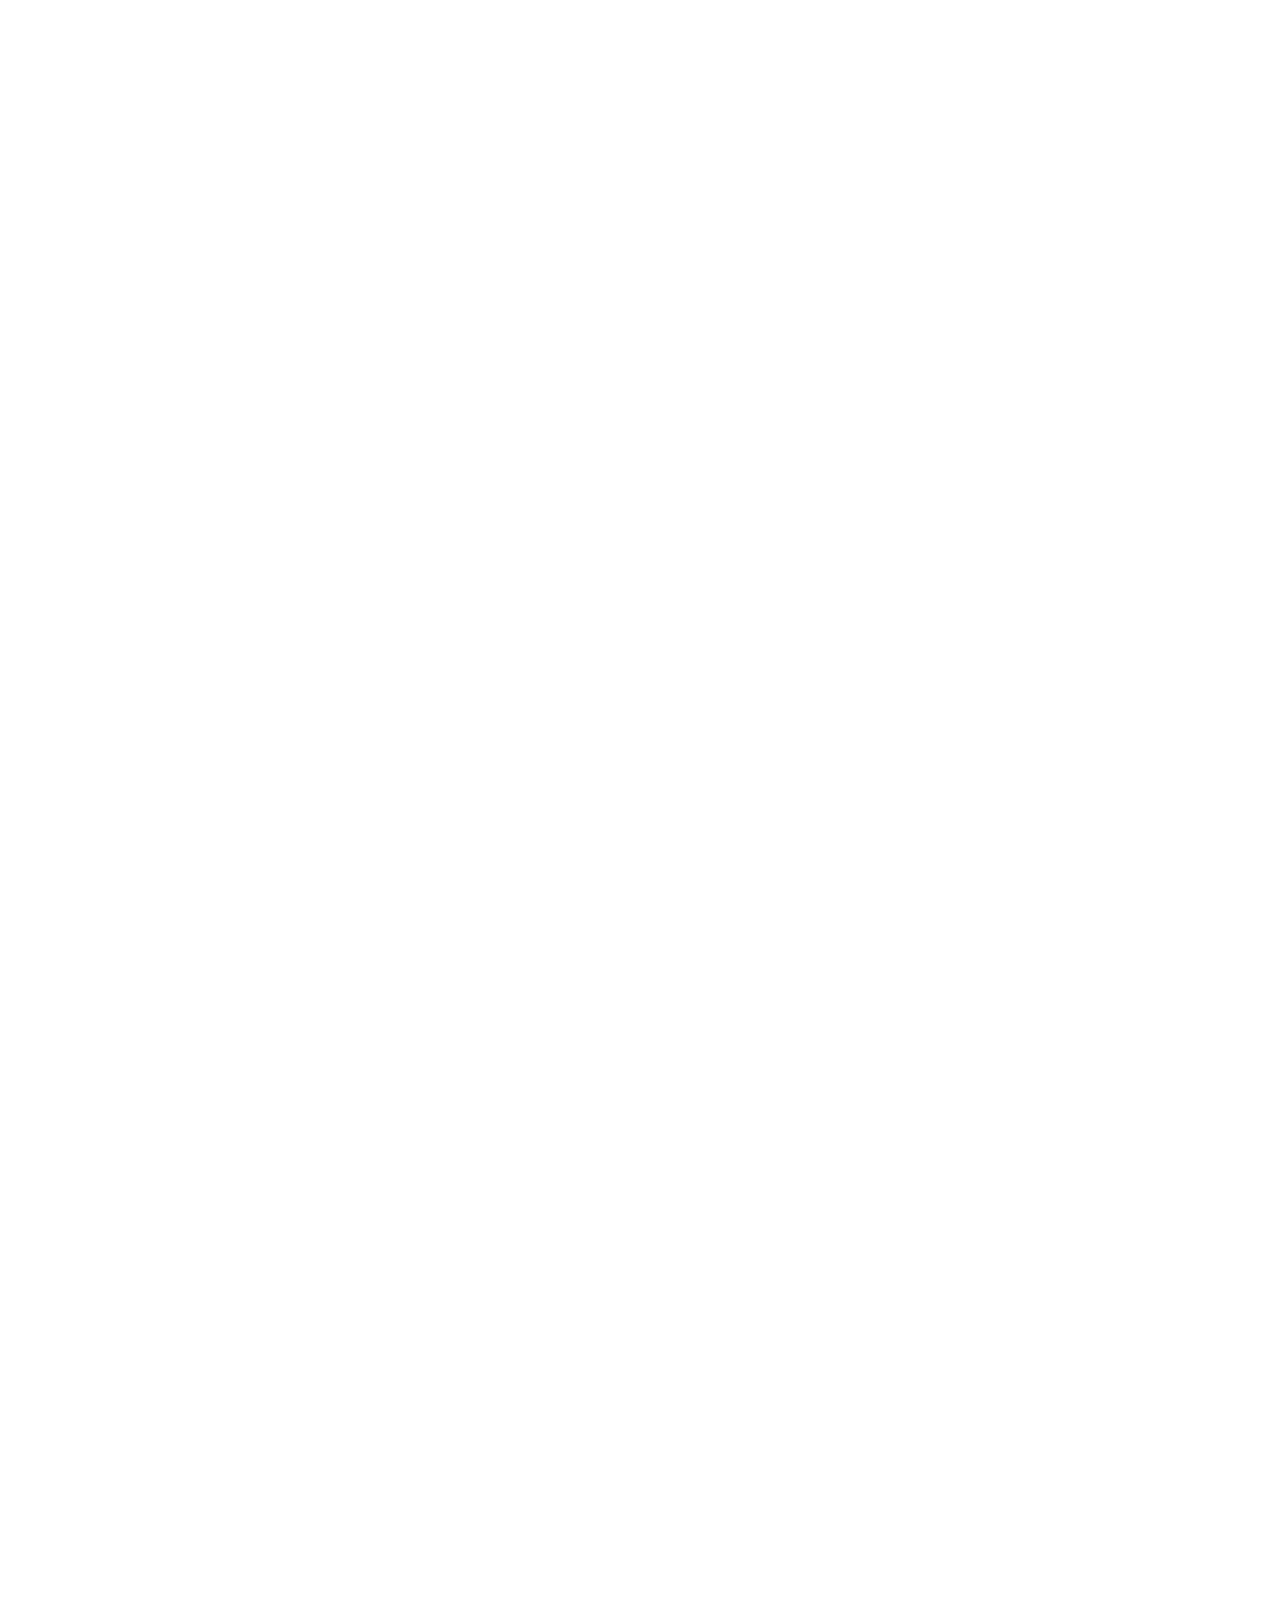
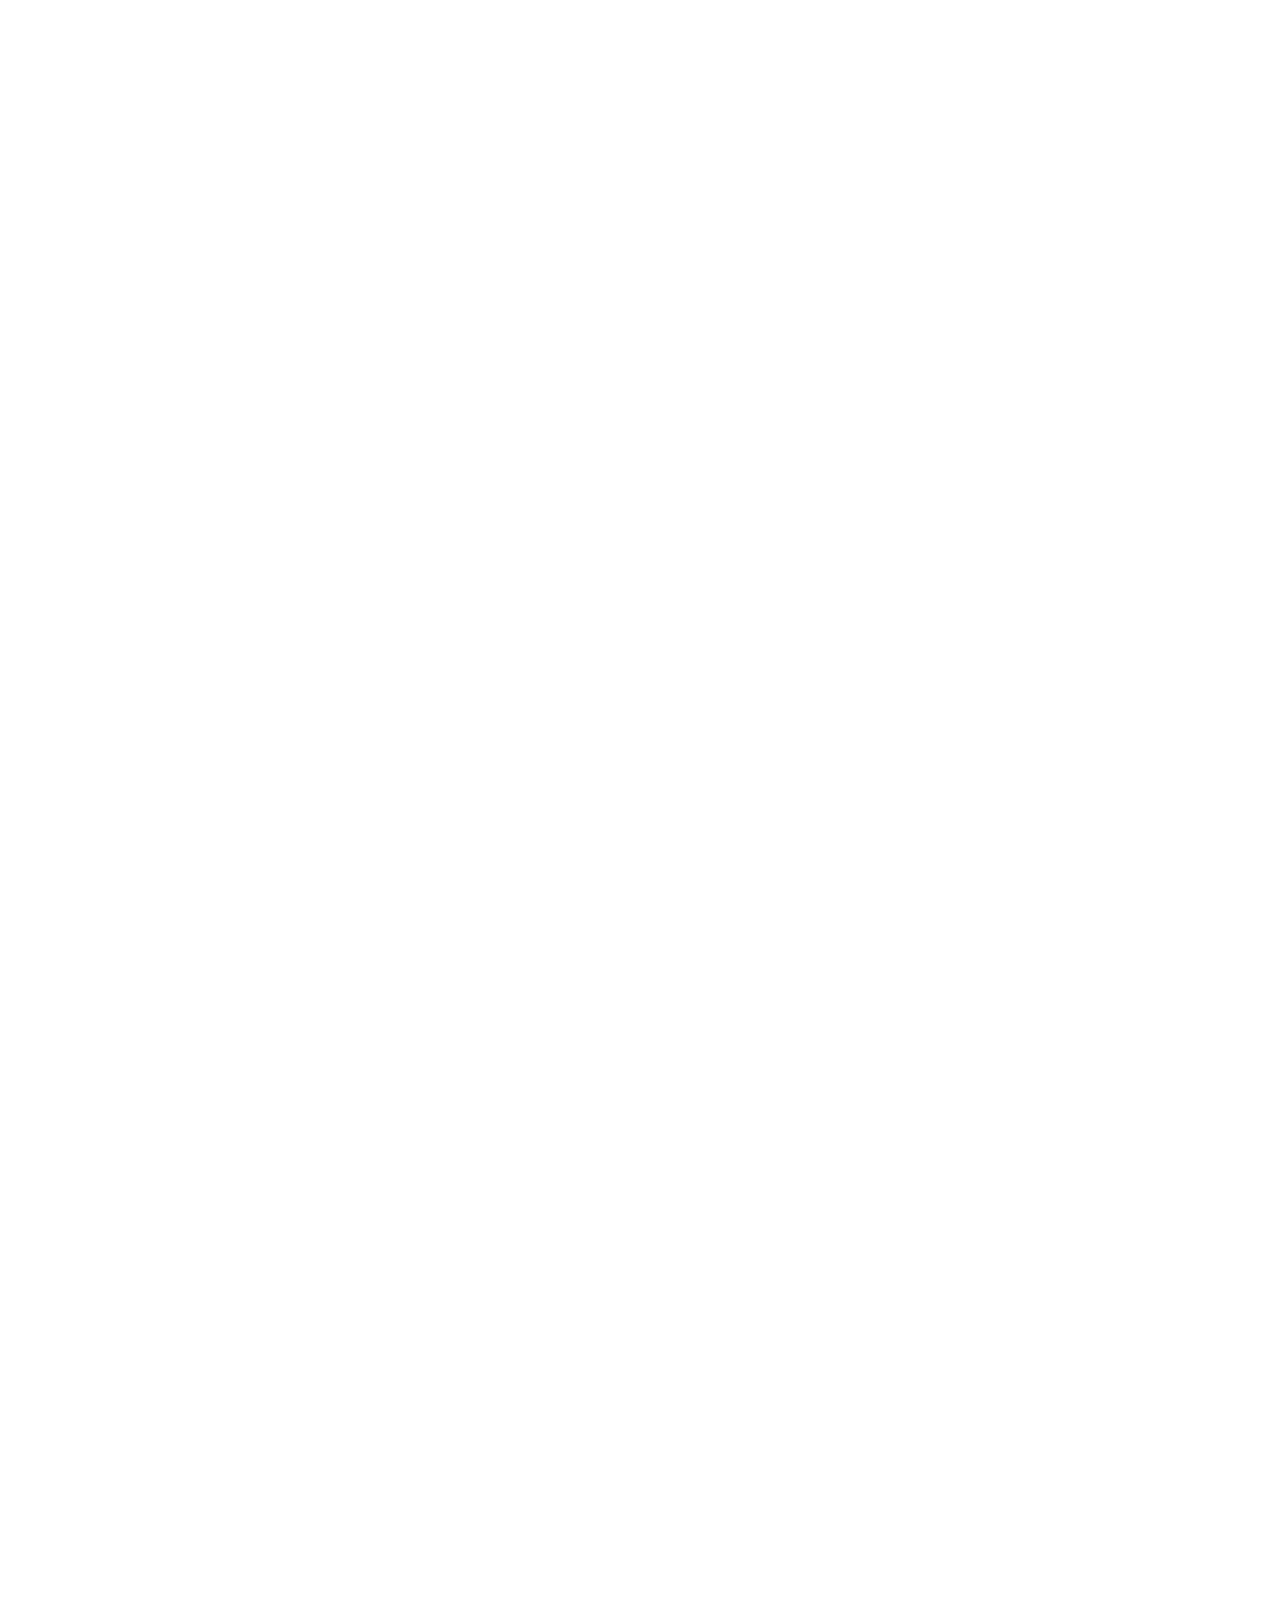
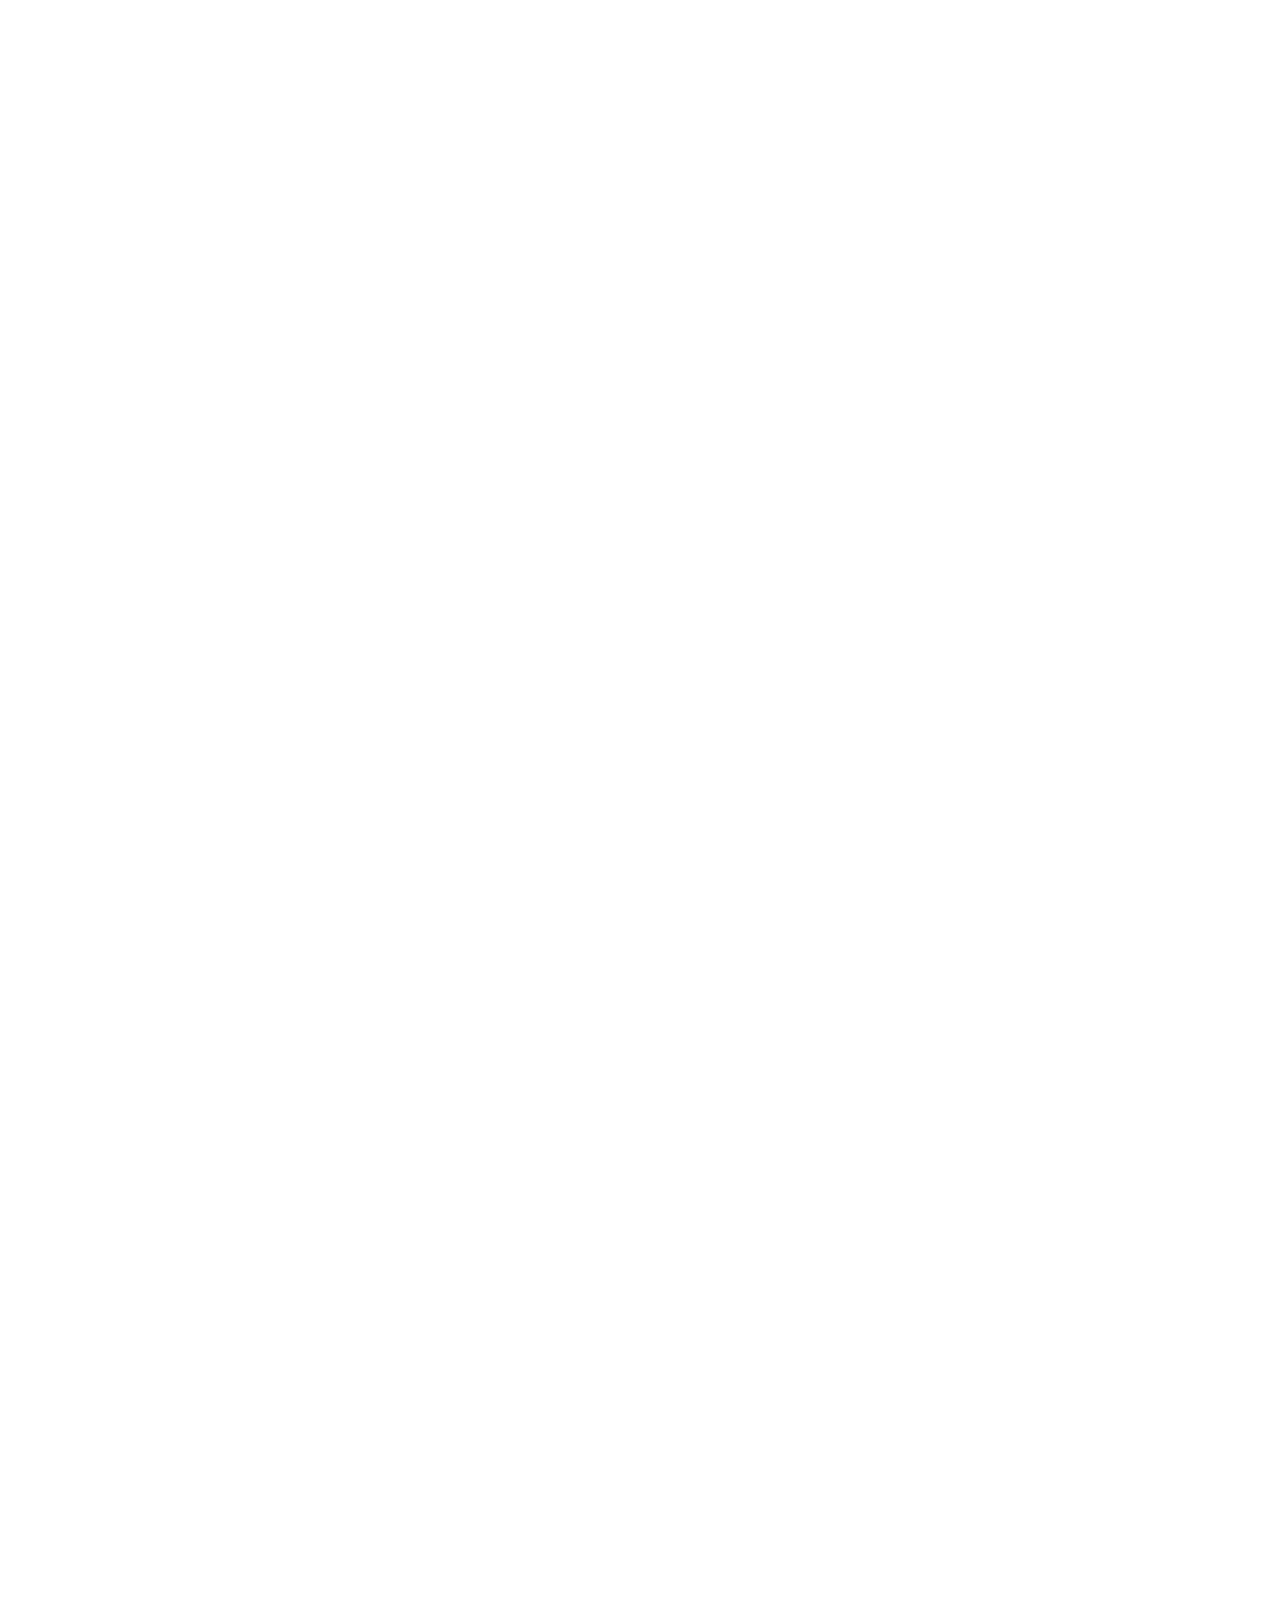
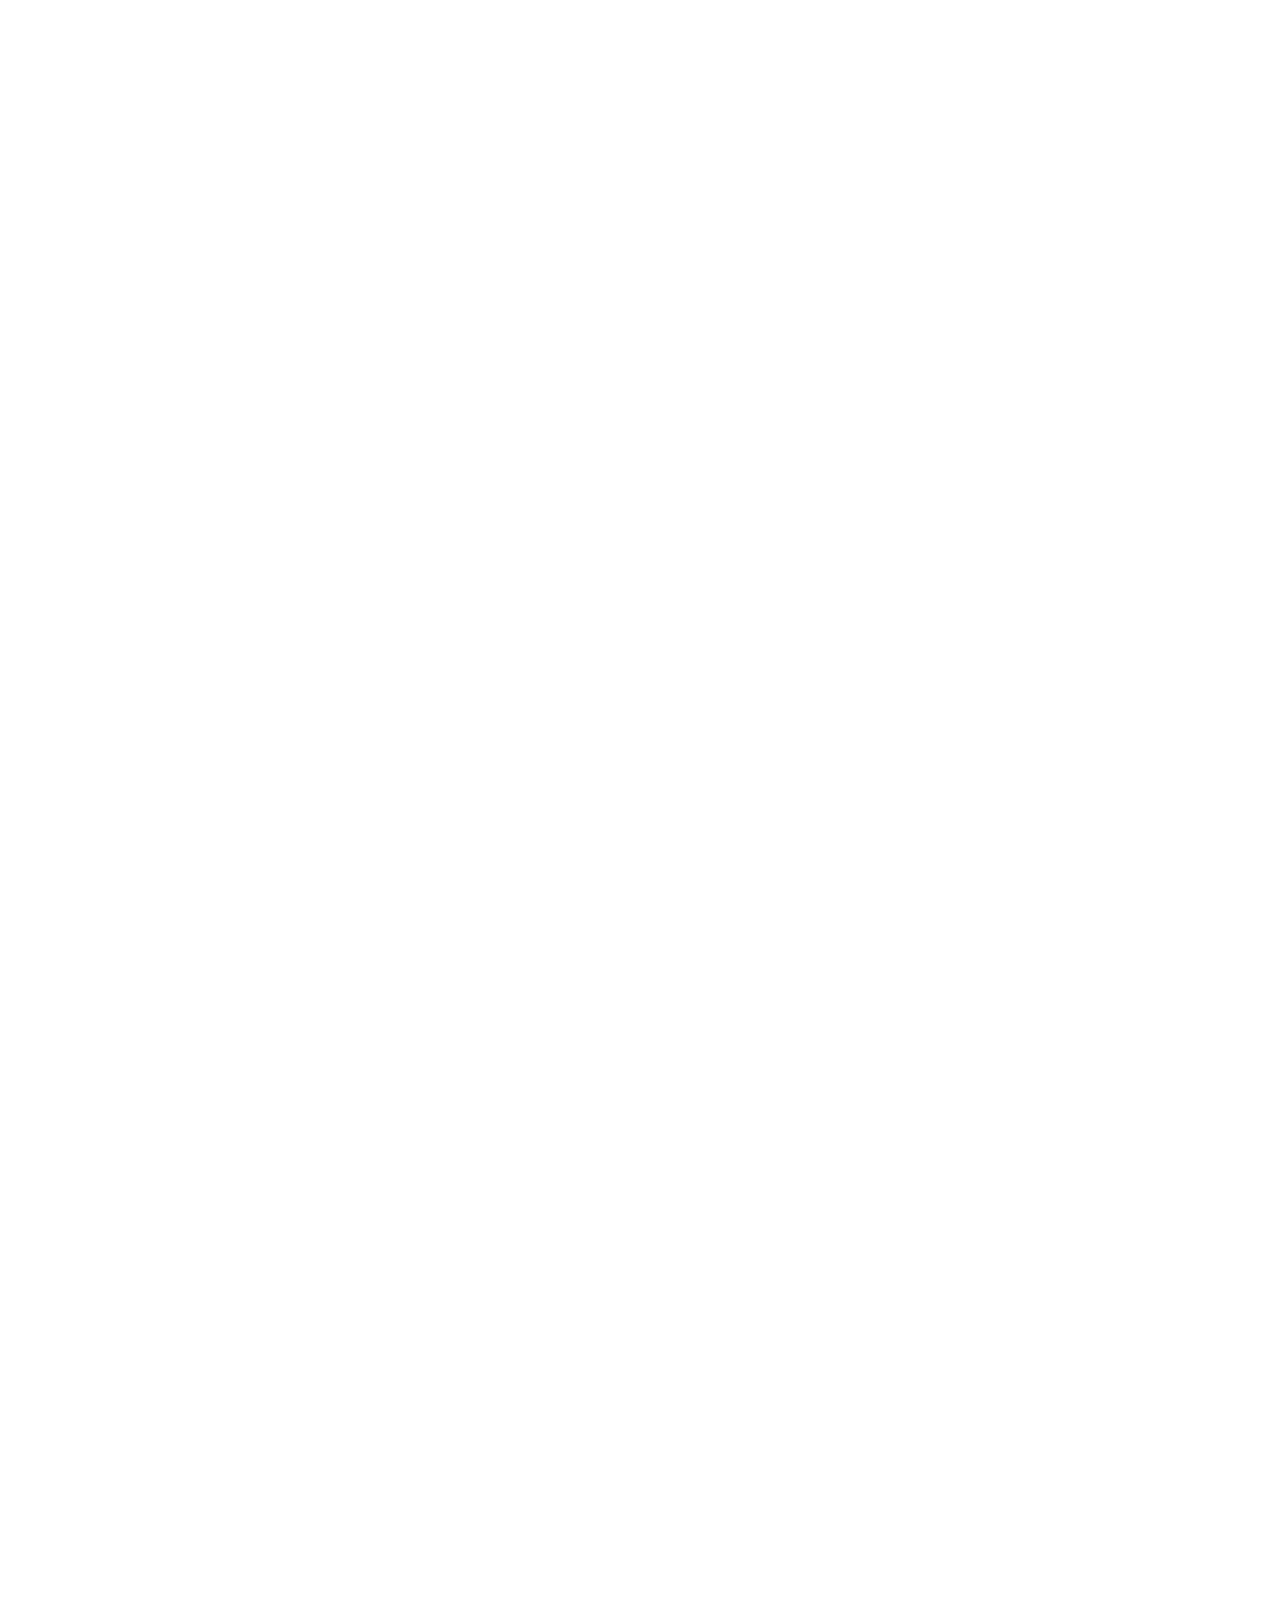
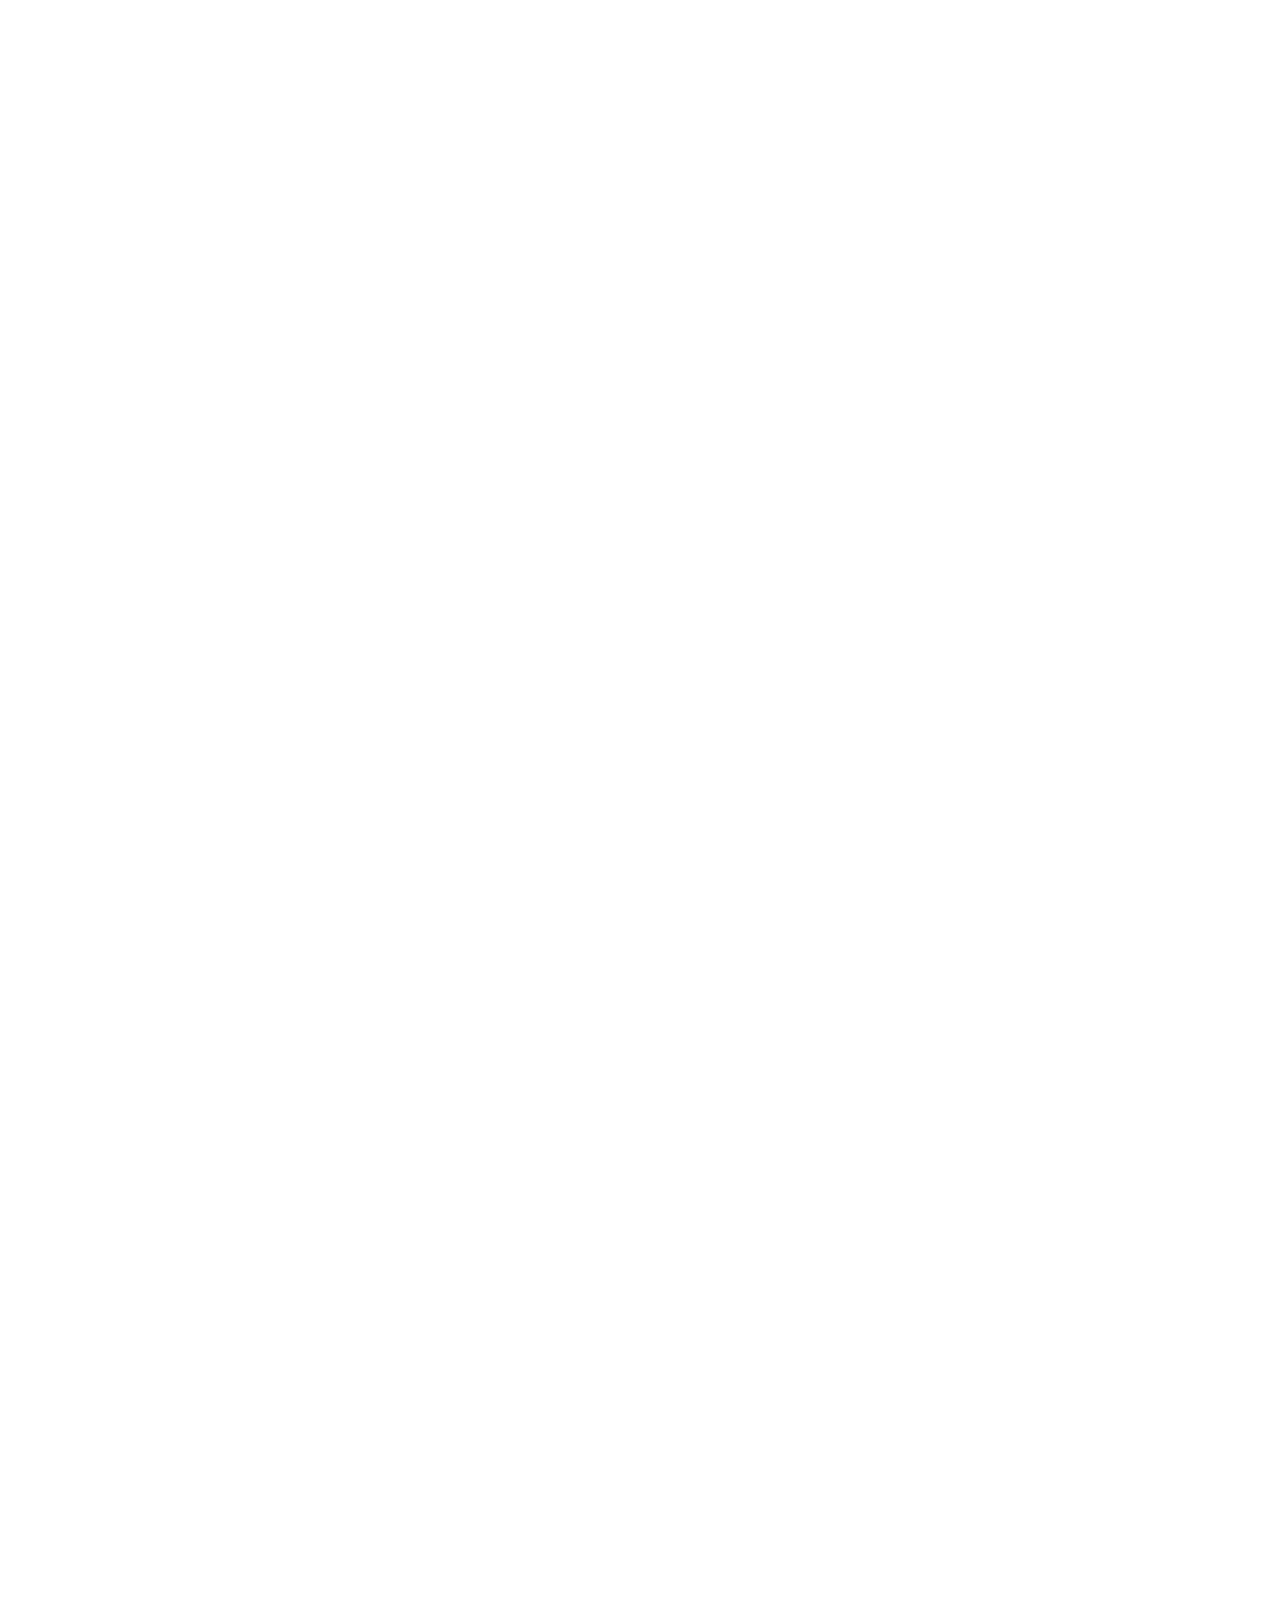
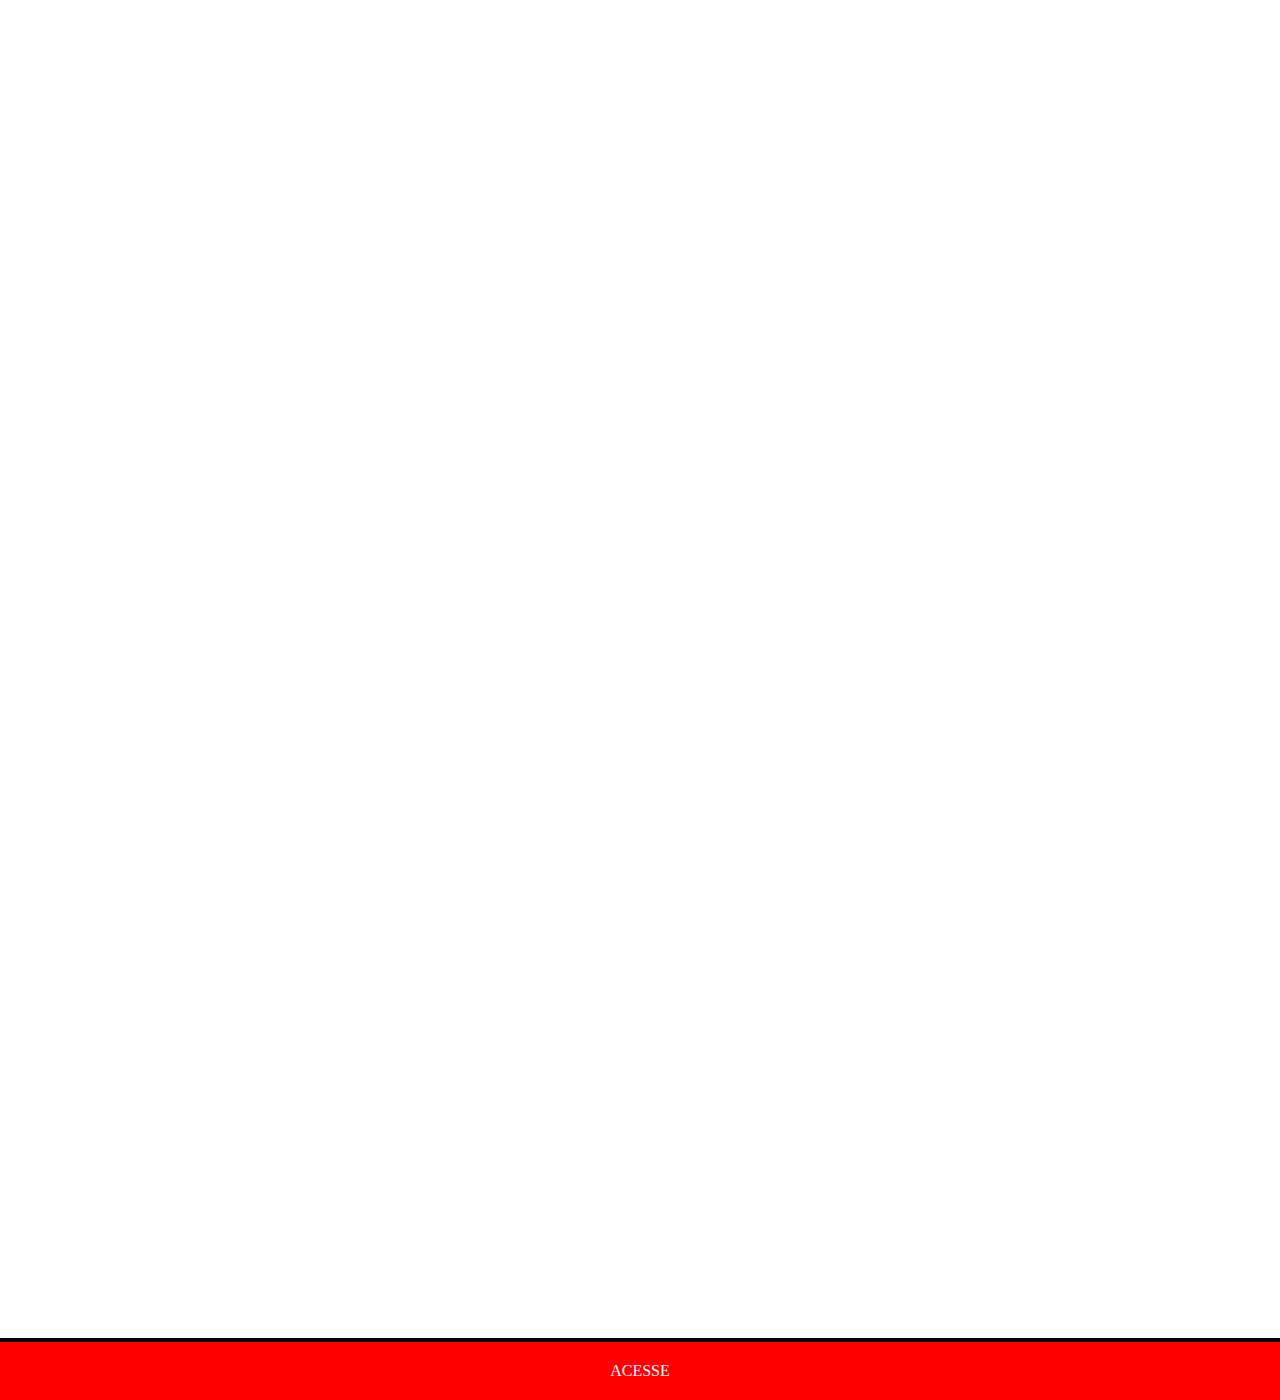
<file: redes/Youtube.html>
<!DOCTYPE html>
<html lang="pt-bbr">
<head>
    <meta charset="UTF-8">
    <meta name="viewport" content="width=device-width, initial-scale=1.0">
    <link rel="stylesheet" href="../style/redes.css">
    <title>Youttuber</title>
</head>
<body>
    <img src="../image/nova-tela-youtube.png" alt="Instagram">
    <a href="https://www.youtube.com/" target="_blank" alt="exetrnal">ACESSE</a>
</body>
</html>
</file>
<file: style/style.css>
@charset "UTF-8";

*{
    margin: 0px;
    padding: 0px;
    font-family: Arial, Helvetica, sans-serif;
}
html, body{
    width: 100vw;
    height: 100vh;
    background-color: gray;
}
body{
    background: url(../image/fundo-madeira.jpg) no-repeat top center;
    background-size: cover;
    background-attachment: fixed;
}
main{
    /*background-color: green;*/
    height: 100vh;
    position: relative;
}
section#telefone{
    /*background-color: lightblue;*/
    position: absolute;
    top: 50%;
    left: 50%;
    transform: translate(-50%, -50%);

    width: 311px;
    height: 627px;
    background: url(../image/frame-iphone.png) no-repeat;
}
iframe#tela{
    position: relative;
    top: 80px;
    left: 21px;
    width: 269px;
    height: 472px;
}
#redes{
    text-align: right;
}
section#redes img{
    width: 50px;
    margin: 10px;
    border-radius: 50%;
    box-shadow: 2px 2px 5px black;
    box-sizing: border-box;
}
section#redes img:hover{
    border: 2px double rgb(255, 255, 255);
    transform: translate(-1px,-3px);
    box-shadow: 5px 5px 10px black;
    transition: transform 0.1s;
}
</file>
<file: style/redes.css>
@charset "UTF-8";

*{
    margin: 0px;
    padding: 0px;
}
/*
::-webkit-scrollbar{
    width: 0px;
    height: 0px;
}
*/
body{
    background-color: black;
}
::-webkit-scrollbar{
    width: 0px;
    height: 0px;
}
img{
    width: 100vw;
}
a{
    display: block;
    background-color: red;
    color: white;
    padding: 20px;
    text-align: center;
    text-decoration: none;
}
a:hover{
    background-color: rgb(168, 5, 5);
    text-decoration: underline;
}
</file>
